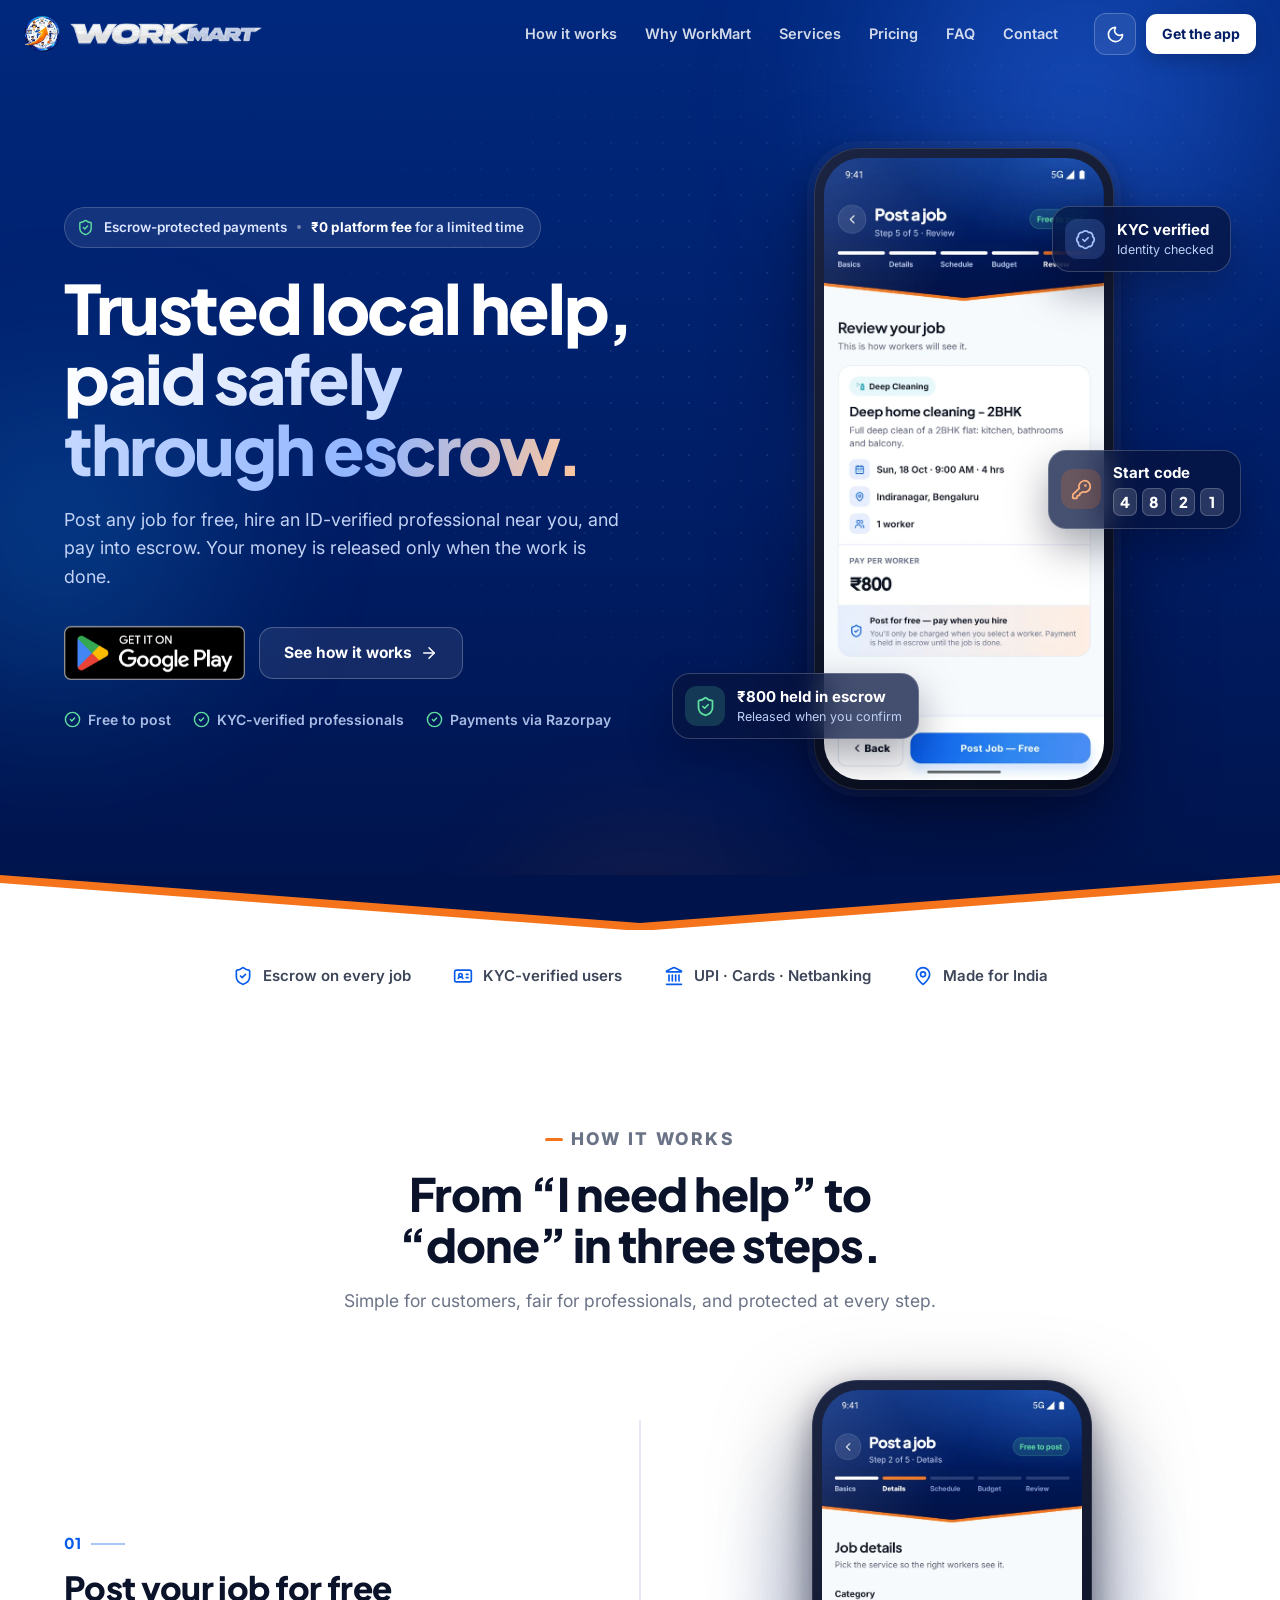
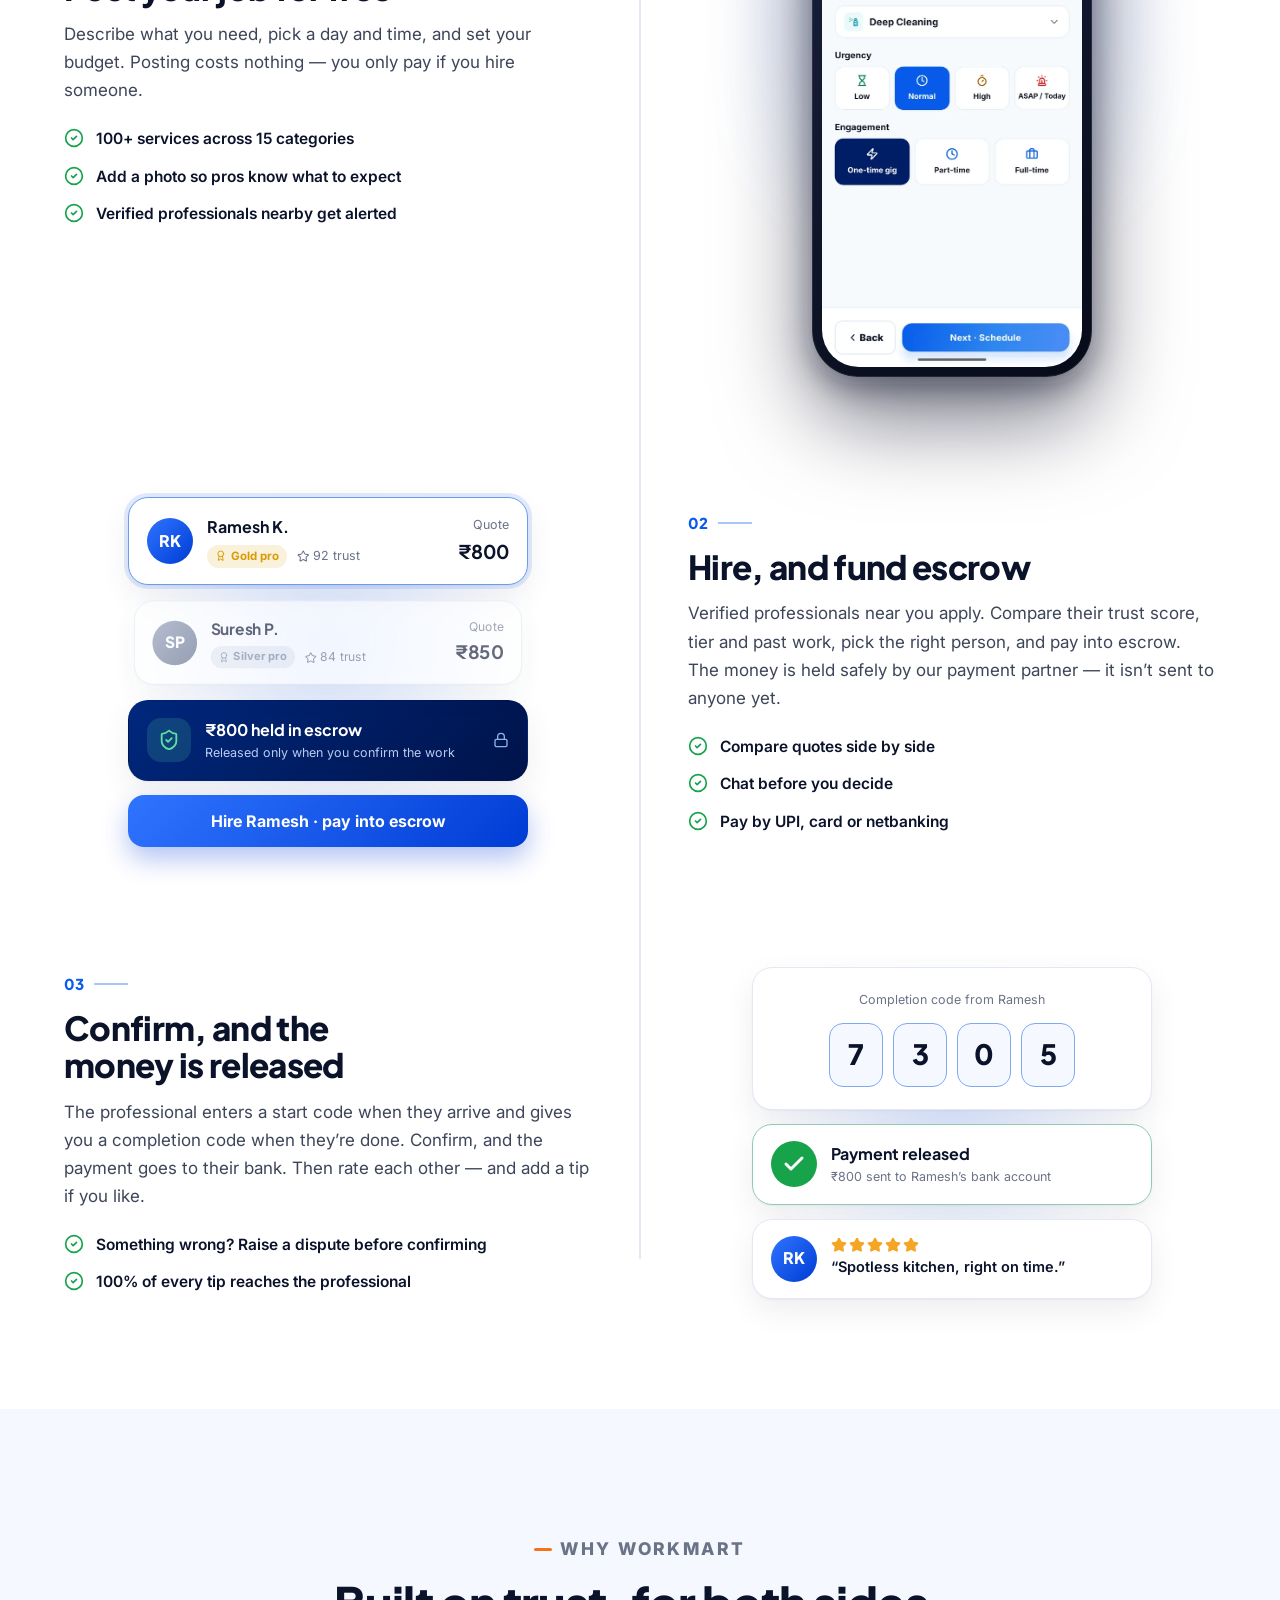
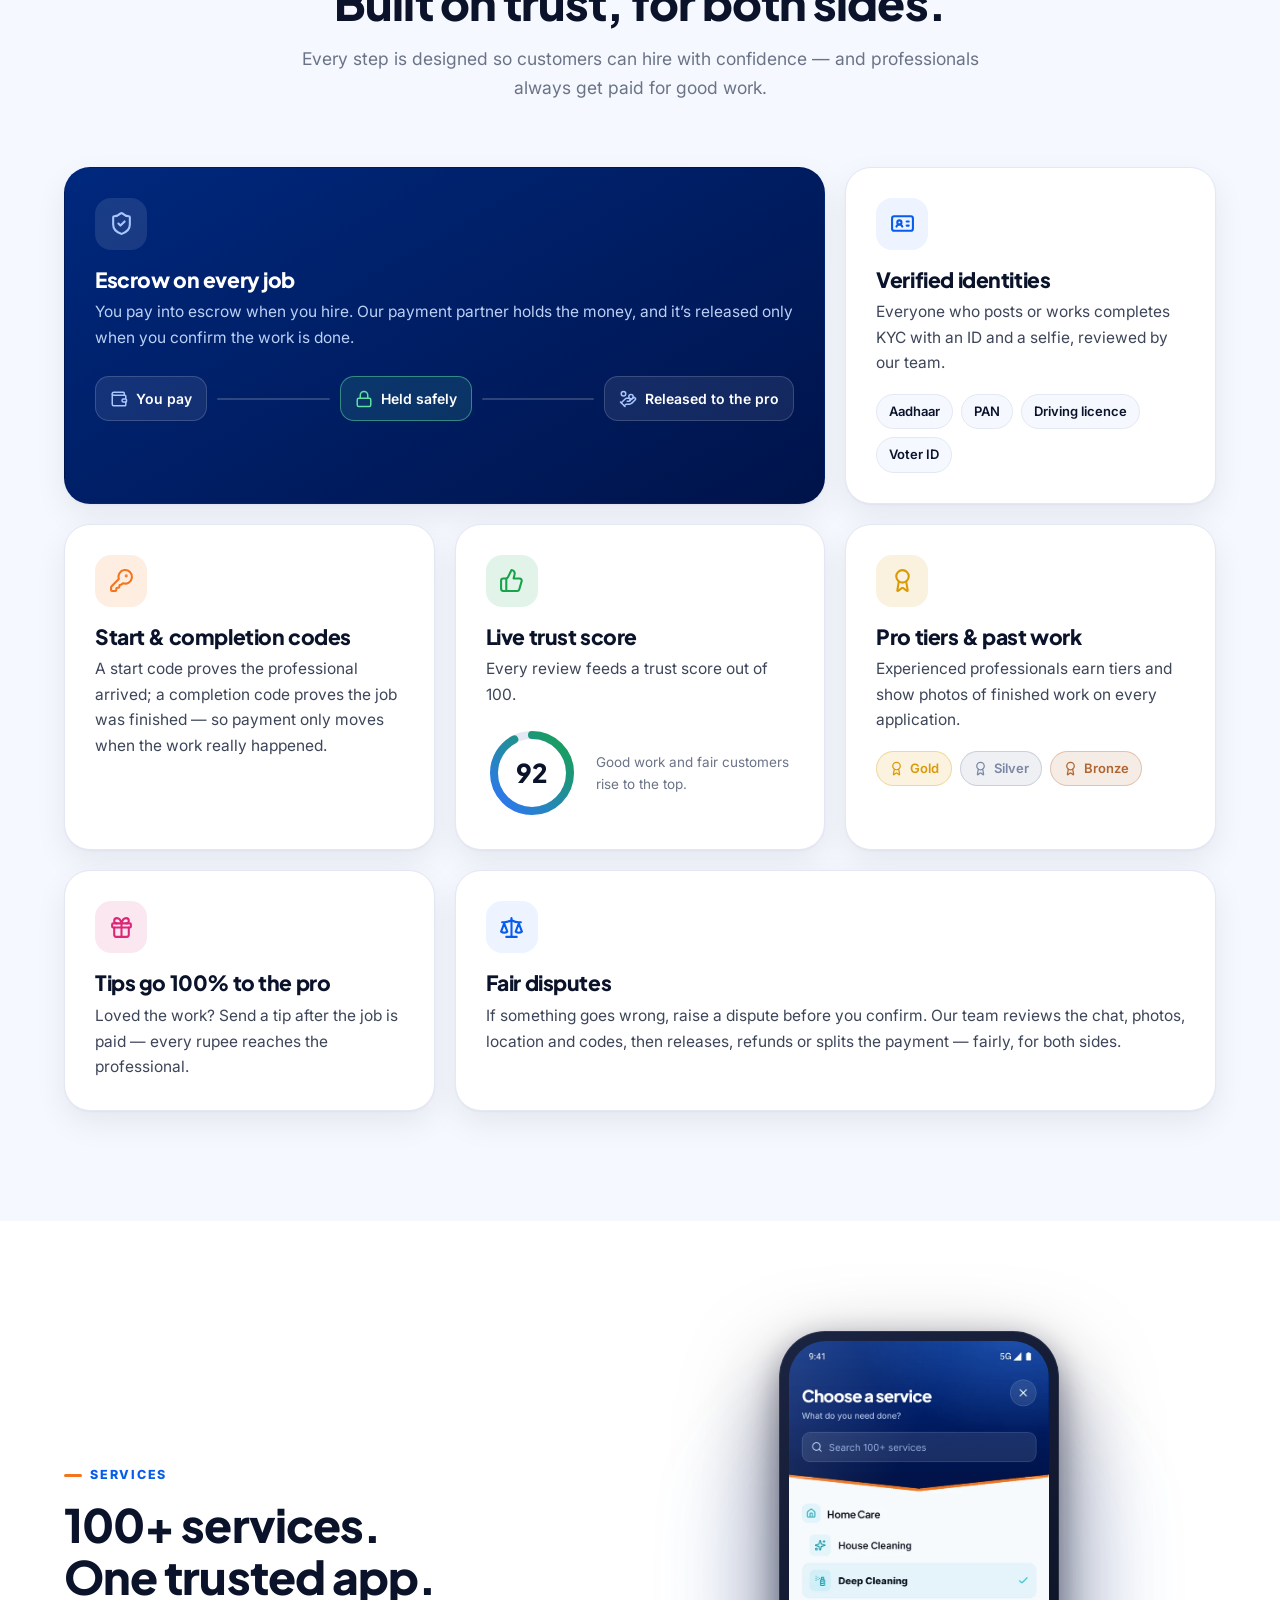
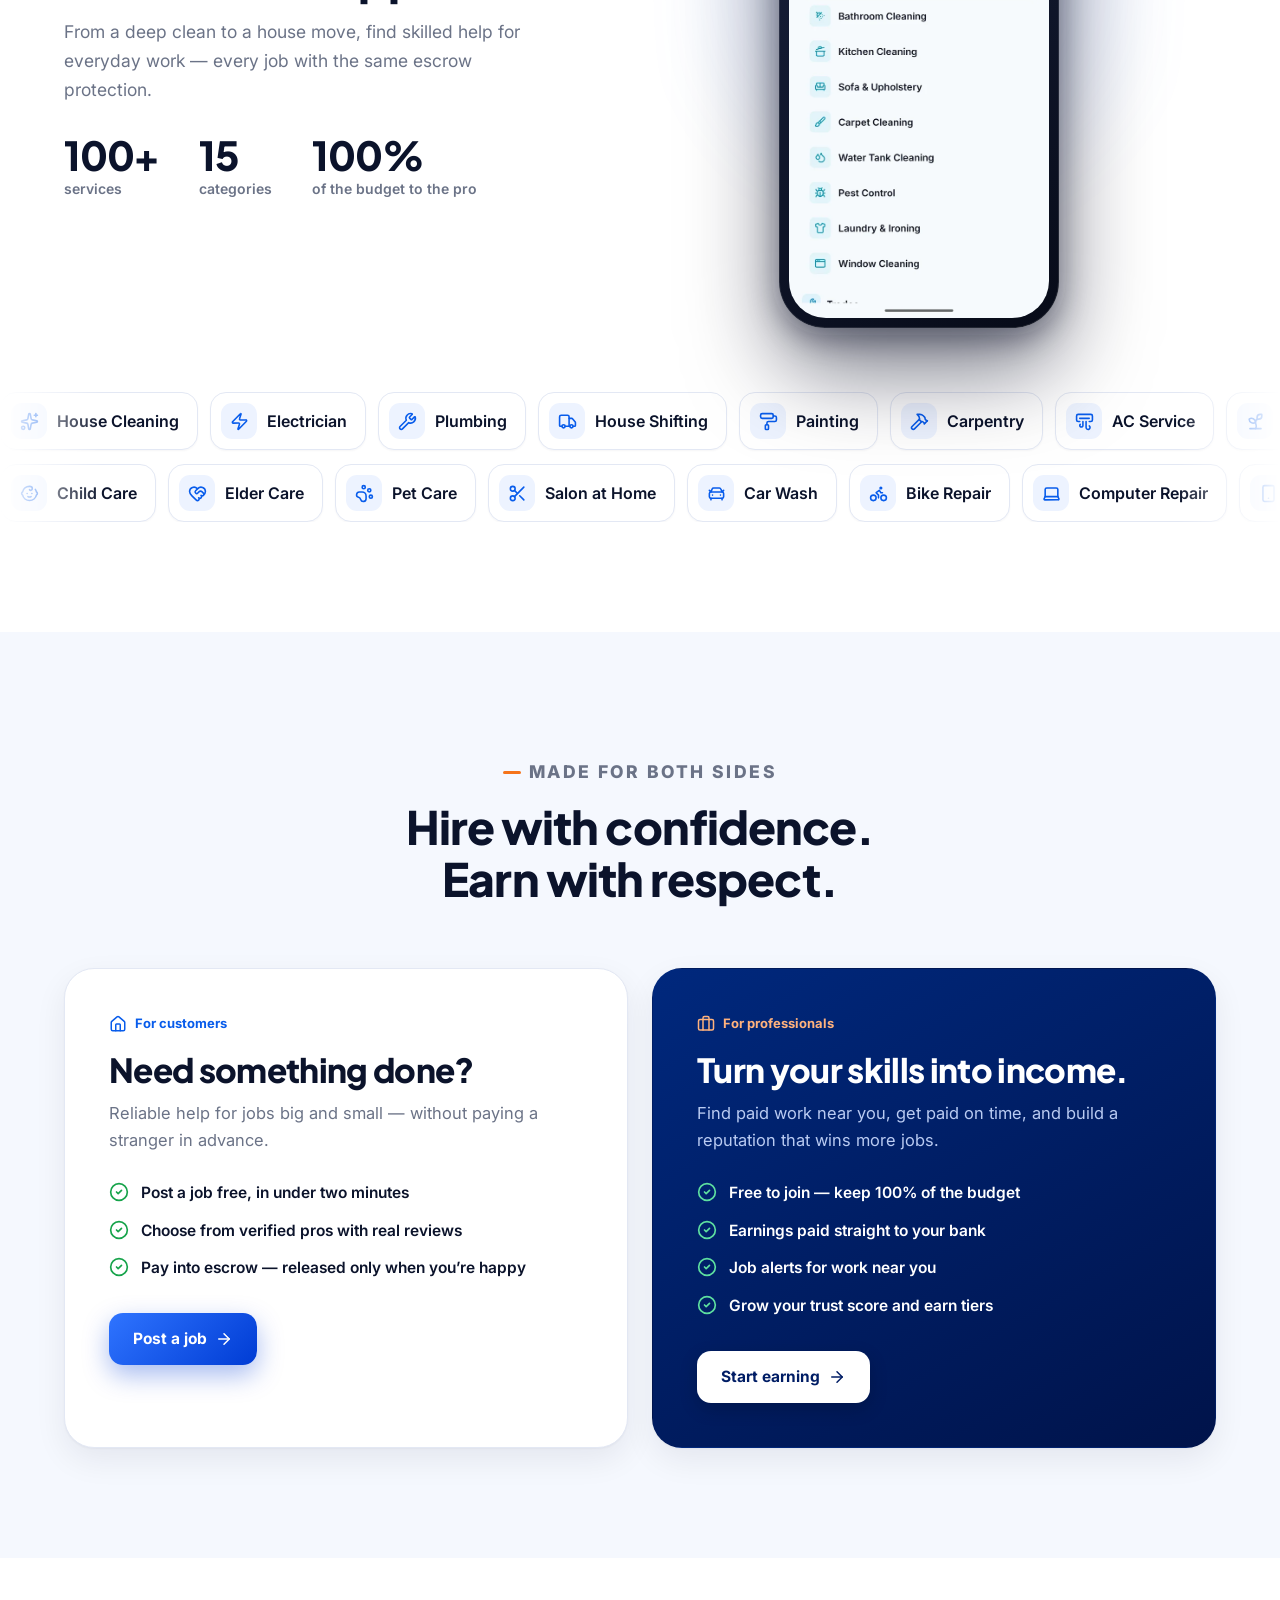
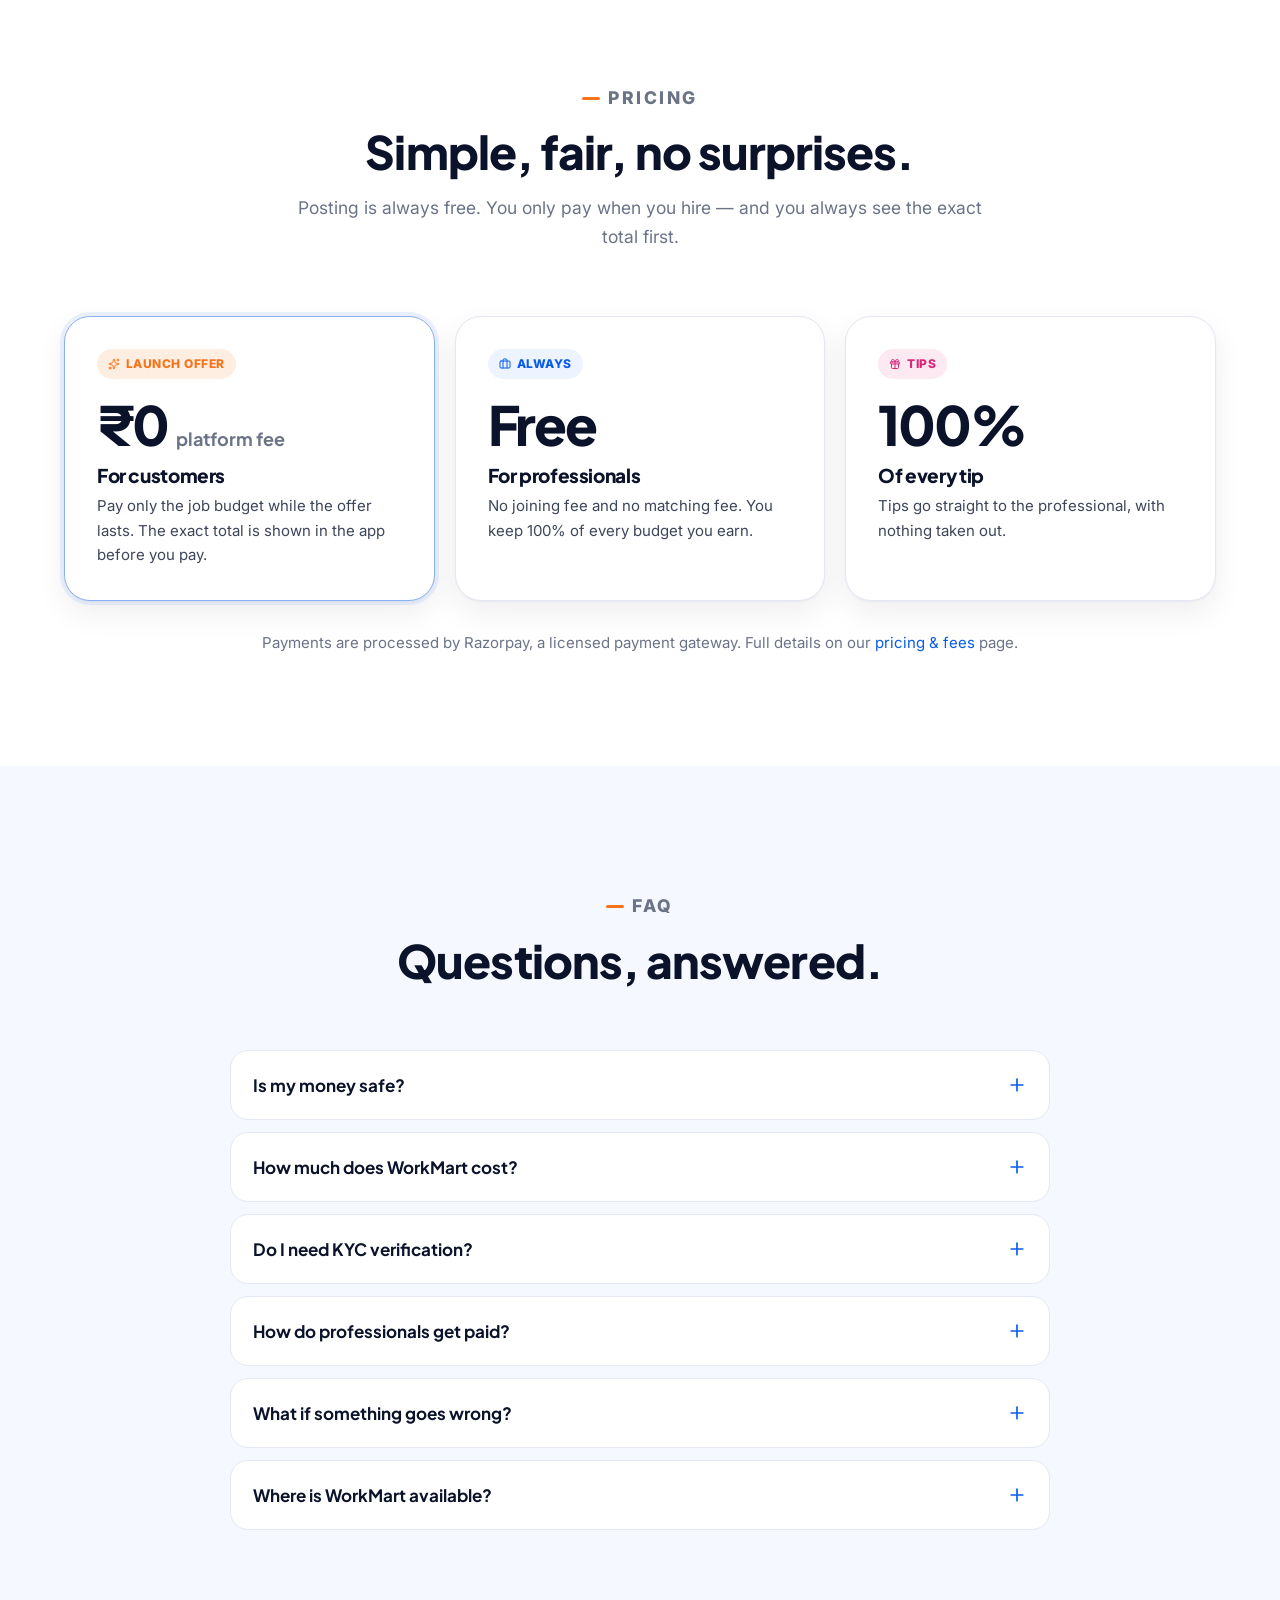
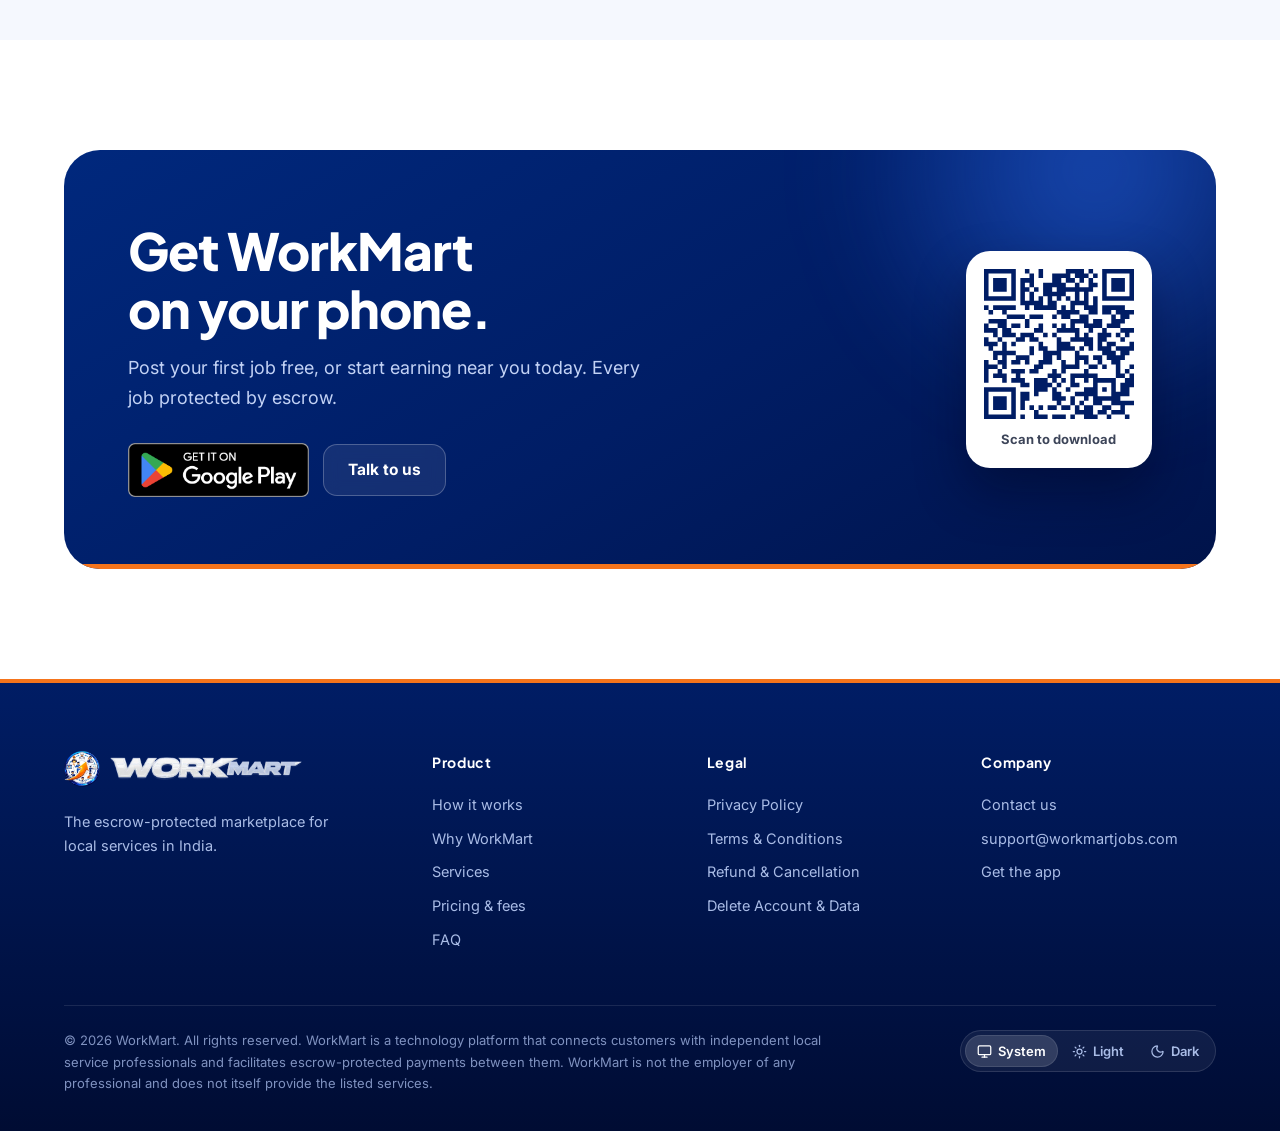
<file: index.html>
<!doctype html>
<html lang="en">
<head>
  <meta charset="utf-8" />
  <meta name="viewport" content="width=device-width, initial-scale=1, viewport-fit=cover" />
  <title>WorkMart — Trusted local help, paid safely through escrow</title>
  <meta name="description" content="Post any job for free, hire an ID-verified local professional, and pay into escrow. Your money is released only when the work is done. Cleaning, repairs, house shifting, painting and 100+ services across India." />
  <meta name="theme-color" content="#001d65" />
  <link rel="canonical" href="https://workmartjobs.com/" />
  <link rel="icon" type="image/png" href="assets/favicon.png" />
  <link rel="apple-touch-icon" href="assets/img/emblem.png" />
  <meta property="og:type" content="website" />
  <meta property="og:site_name" content="WorkMart" />
  <meta property="og:title" content="WorkMart — Trusted local help, paid safely through escrow" />
  <meta property="og:description" content="Post free. Hire verified local pros. Pay into escrow — released only when the work is done." />
  <meta property="og:url" content="https://workmartjobs.com/" />
  <meta property="og:image" content="https://workmartjobs.com/assets/img/og-image.jpg" />
  <meta property="og:image:width" content="1200" />
  <meta property="og:image:height" content="630" />
  <meta name="twitter:card" content="summary_large_image" />
  <meta name="twitter:image" content="https://workmartjobs.com/assets/img/og-image.jpg" />
  <script type="application/ld+json">
  {"@context":"https://schema.org","@type":"MobileApplication","name":"WorkMart: Local Jobs & Work","operatingSystem":"Android","applicationCategory":"BusinessApplication","url":"https://workmartjobs.com/","installUrl":"https://play.google.com/store/apps/details?id=com.workmart.app","offers":{"@type":"Offer","price":"0","priceCurrency":"INR"},"description":"Escrow-protected marketplace for local services in India."}
  </script>
  <link rel="preconnect" href="https://fonts.googleapis.com" />
  <link rel="preconnect" href="https://fonts.gstatic.com" crossorigin />
  <link href="https://fonts.googleapis.com/css2?family=Inter:wght@400;500;600;700&family=Plus+Jakarta+Sans:wght@700;800&display=swap" rel="stylesheet" />
  <link rel="stylesheet" href="styles.css" />
  <script>(function(d){d.classList.add('js');var t;try{t=localStorage.getItem('wm-theme')}catch(e){}if(t!=='light'&&t!=='dark')t=matchMedia('(prefers-color-scheme: dark)').matches?'dark':'light';d.setAttribute('data-theme',t)})(document.documentElement)</script>
  <script>(function(l){l.rel='preload';l.as='image';l.href='assets/img/screen-review-'+document.documentElement.getAttribute('data-theme')+'.webp';document.head.appendChild(l)})(document.createElement('link'))</script>
  <script src="site.js" defer></script>
</head>
<body>
  <!-- SITE-HEADER:START -->
  <header class="nav">
    <div class="nav-inner">
      <a class="brand" href="index.html" aria-label="WorkMart home">
        <img class="emblem" src="assets/img/emblem.webp" alt="" width="36" height="36" />
        <img class="wordmark wm-silver" src="assets/img/wordmark-silver.webp" alt="WorkMart" width="192" height="23" />
        <img class="wordmark wm-blue" src="assets/img/wordmark-blue.webp" alt="" aria-hidden="true" width="192" height="23" />
      </a>
      <nav class="nav-links" aria-label="Main">
        <a href="index.html#how">How it works</a>
        <a href="index.html#trust">Why WorkMart</a>
        <a href="index.html#services">Services</a>
        <a href="pricing.html">Pricing</a>
        <a href="index.html#faq">FAQ</a>
        <a href="contact.html">Contact</a>
      </nav>
      <div class="nav-cta">
        <button class="theme-toggle" type="button" aria-label="Switch to dark theme" title="Switch to dark theme"><svg class="i ic-moon"><use href="assets/icons.svg#i-moon"></use></svg><svg class="i ic-sun"><use href="assets/icons.svg#i-sun"></use></svg></button>
        <a class="btn btn-sm btn-light" href="https://play.google.com/store/apps/details?id=com.workmart.app">Get the app</a>
        <button class="nav-toggle" type="button" aria-label="Menu" aria-expanded="false" aria-controls="mnav"><svg class="i"><use href="assets/icons.svg#i-menu"></use></svg></button>
      </div>
    </div>
  </header>
  <div class="mnav" id="mnav" hidden>
    <a href="index.html#how">How it works</a>
    <a href="index.html#trust">Why WorkMart</a>
    <a href="index.html#services">Services</a>
    <a href="pricing.html">Pricing</a>
    <a href="index.html#faq">FAQ</a>
    <a href="contact.html">Contact</a>
    <div class="mnav-small"><a href="privacy.html">Privacy Policy</a><a href="terms.html">Terms &amp; Conditions</a><a href="refunds.html">Refunds</a></div>
    <a class="play-badge" href="https://play.google.com/store/apps/details?id=com.workmart.app"><img src="assets/img/google-play-badge.png" alt="Get it on Google Play" width="180" height="54" /></a>
  </div>
  <!-- SITE-HEADER:END -->

  <main>
    <!-- ── Hero ─────────────────────────────────────────────────────────── -->
    <section class="hero" id="top">
      <div class="hero-bg" aria-hidden="true">
        <span class="aurora a1"></span><span class="aurora a2"></span><span class="aurora a3"></span>
        <span class="grid-dots"></span>
      </div>
      <div class="wrap hero-grid">
        <div class="hero-copy">
          <p class="pill" data-in style="--d:0"><svg class="i"><use href="assets/icons.svg#i-shield-check"></use></svg>Escrow-protected payments<span class="pill-sep"></span><span><b>₹0 platform fee</b> for a limited time</span></p>
          <h1 data-in style="--d:1">Trusted local help,<br /><span class="grad">paid safely through escrow.</span></h1>
          <p class="lead" data-in style="--d:2">Post any job for free, hire an ID-verified professional near you, and pay into escrow. Your money is released only when the work is done.</p>
          <div class="cta-row" data-in style="--d:3">
            <a class="play-badge" href="https://play.google.com/store/apps/details?id=com.workmart.app"><img src="assets/img/google-play-badge.png" alt="Get it on Google Play" width="180" height="54" /></a>
            <a class="btn btn-glass" href="#how">See how it works <svg class="i"><use href="assets/icons.svg#i-arrow-right"></use></svg></a>
          </div>
          <ul class="hero-proof" data-in style="--d:4">
            <li><svg class="i"><use href="assets/icons.svg#i-circle-check"></use></svg>Free to post</li>
            <li><svg class="i"><use href="assets/icons.svg#i-circle-check"></use></svg>KYC-verified professionals</li>
            <li><svg class="i"><use href="assets/icons.svg#i-circle-check"></use></svg>Payments via Razorpay</li>
          </ul>
        </div>

        <div class="hero-visual" data-in style="--d:2" aria-hidden="true">
          <span class="hero-glow"></span>
          <div class="device" data-depth="1">
            <picture>
              <source srcset="assets/img/screen-review-dark.webp" media="(prefers-color-scheme: dark)" data-dark />
              <img src="assets/img/screen-review-light.webp" alt="" width="300" height="667" fetchpriority="high" />
            </picture>
          </div>
          <div class="float-card fc-kyc" data-depth="1.8">
            <span class="fc-ico blue"><svg class="i"><use href="assets/icons.svg#i-badge-check"></use></svg></span>
            <span><b>KYC verified</b><small>Identity checked</small></span>
          </div>
          <div class="float-card fc-escrow" data-depth="2.4">
            <span class="fc-ico green"><svg class="i"><use href="assets/icons.svg#i-shield-check"></use></svg></span>
            <span><b>₹800 held in escrow</b><small>Released when you confirm</small></span>
          </div>
          <div class="float-card fc-code" data-depth="3">
            <span class="fc-ico orange"><svg class="i"><use href="assets/icons.svg#i-key-round"></use></svg></span>
            <span><b>Start code</b><span class="digits"><span>4</span><span>8</span><span>2</span><span>1</span></span></span>
          </div>
        </div>
      </div>
      <svg class="chevron" viewBox="0 0 100 56" preserveAspectRatio="none" aria-hidden="true">
        <polygon class="page" points="0,0 100,0 100,56 0,56" />
        <polygon class="bev" points="0,0 100,0 100,8 50,56 0,8" />
        <polygon class="nav-fill" points="0,0 100,0 50,48" />
      </svg>
    </section>

    <!-- ── Proof strip ──────────────────────────────────────────────────── -->
    <div class="strip" data-reveal>
      <div class="wrap">
        <ul>
          <li><svg class="i"><use href="assets/icons.svg#i-shield-check"></use></svg>Escrow on every job</li>
          <li><svg class="i"><use href="assets/icons.svg#i-id-card"></use></svg>KYC-verified users</li>
          <li><svg class="i"><use href="assets/icons.svg#i-landmark"></use></svg>UPI · Cards · Netbanking</li>
          <li><svg class="i"><use href="assets/icons.svg#i-map-pin"></use></svg>Made for India</li>
        </ul>
      </div>
    </div>

    <!-- ── How it works ─────────────────────────────────────────────────── -->
    <section class="section" id="how">
      <div class="wrap">
        <header class="sec-head" data-reveal>
          <p class="eyebrow">How it works</p>
          <h2>From “I need help” to “done” in three steps.</h2>
          <p>Simple for customers, fair for professionals, and protected at every step.</p>
        </header>

        <div class="steps">
          <div class="steps-line" aria-hidden="true"><i></i></div>

          <article class="step">
            <div class="step-copy" data-reveal>
              <span class="step-n">01</span>
              <h3>Post your job for free</h3>
              <p>Describe what you need, pick a day and time, and set your budget. Posting costs nothing — you only pay if you hire someone.</p>
              <ul class="ticks">
                <li><svg class="i"><use href="assets/icons.svg#i-circle-check"></use></svg>100+ services across 15 categories</li>
                <li><svg class="i"><use href="assets/icons.svg#i-circle-check"></use></svg>Add a photo so pros know what to expect</li>
                <li><svg class="i"><use href="assets/icons.svg#i-circle-check"></use></svg>Verified professionals nearby get alerted</li>
              </ul>
            </div>
            <div class="step-visual" data-reveal>
              <div class="device sm">
                <picture>
                  <source srcset="assets/img/screen-details-dark.webp" media="(prefers-color-scheme: dark)" data-dark />
                  <img src="assets/img/screen-details-light.webp" alt="WorkMart app: choosing the service, urgency and type of job" width="280" height="622" loading="lazy" />
                </picture>
              </div>
            </div>
          </article>

          <article class="step flip">
            <div class="step-copy" data-reveal>
              <span class="step-n">02</span>
              <h3>Hire, and fund escrow</h3>
              <p>Verified professionals near you apply. Compare their trust score, tier and past work, pick the right person, and pay into escrow. The money is held safely by our payment partner — it isn’t sent to anyone yet.</p>
              <ul class="ticks">
                <li><svg class="i"><use href="assets/icons.svg#i-circle-check"></use></svg>Compare quotes side by side</li>
                <li><svg class="i"><use href="assets/icons.svg#i-circle-check"></use></svg>Chat before you decide</li>
                <li><svg class="i"><use href="assets/icons.svg#i-circle-check"></use></svg>Pay by UPI, card or netbanking</li>
              </ul>
            </div>
            <div class="step-visual" data-reveal aria-hidden="true">
              <div class="ui-stack">
                <div class="ui-card picked">
                  <span class="avatar">RK</span>
                  <span class="who"><b>Ramesh K.</b>
                    <span class="meta"><span class="tier gold"><svg class="i"><use href="assets/icons.svg#i-award"></use></svg>Gold pro</span><span><svg class="i"><use href="assets/icons.svg#i-star"></use></svg>92 trust</span></span>
                  </span>
                  <span class="ask"><small>Quote</small><b>₹800</b></span>
                </div>
                <div class="ui-card dim">
                  <span class="avatar alt">SP</span>
                  <span class="who"><b>Suresh P.</b>
                    <span class="meta"><span class="tier silver"><svg class="i"><use href="assets/icons.svg#i-award"></use></svg>Silver pro</span><span><svg class="i"><use href="assets/icons.svg#i-star"></use></svg>84 trust</span></span>
                  </span>
                  <span class="ask"><small>Quote</small><b>₹850</b></span>
                </div>
                <div class="ui-card escrow">
                  <span class="ico-round green"><svg class="i"><use href="assets/icons.svg#i-shield-check"></use></svg></span>
                  <span><b>₹800 held in escrow</b><small>Released only when you confirm the work</small></span>
                  <svg class="i lock"><use href="assets/icons.svg#i-lock"></use></svg>
                </div>
                <div class="ui-btn">Hire Ramesh · pay into escrow</div>
              </div>
            </div>
          </article>

          <article class="step">
            <div class="step-copy" data-reveal>
              <span class="step-n">03</span>
              <h3>Confirm, and the money is released</h3>
              <p>The professional enters a start code when they arrive and gives you a completion code when they’re done. Confirm, and the payment goes to their bank. Then rate each other — and add a tip if you like.</p>
              <ul class="ticks">
                <li><svg class="i"><use href="assets/icons.svg#i-circle-check"></use></svg>Something wrong? Raise a dispute before confirming</li>
                <li><svg class="i"><use href="assets/icons.svg#i-circle-check"></use></svg>100% of every tip reaches the professional</li>
              </ul>
            </div>
            <div class="step-visual" data-reveal aria-hidden="true">
              <div class="ui-stack">
                <div class="ui-card code-card">
                  <small>Completion code from Ramesh</small>
                  <div class="code-boxes"><span>7</span><span>3</span><span>0</span><span>5</span></div>
                </div>
                <div class="ui-card released">
                  <span class="tick"><svg class="i"><use href="assets/icons.svg#i-check"></use></svg></span>
                  <span><b>Payment released</b><small>₹800 sent to Ramesh’s bank account</small></span>
                </div>
                <div class="ui-card">
                  <span class="avatar">RK</span>
                  <span class="who">
                    <span class="stars"><svg class="i"><use href="assets/icons.svg#i-star"></use></svg><svg class="i"><use href="assets/icons.svg#i-star"></use></svg><svg class="i"><use href="assets/icons.svg#i-star"></use></svg><svg class="i"><use href="assets/icons.svg#i-star"></use></svg><svg class="i"><use href="assets/icons.svg#i-star"></use></svg></span>
                    <span class="review-q">“Spotless kitchen, right on time.”</span>
                  </span>
                </div>
              </div>
            </div>
          </article>
        </div>
      </div>
    </section>

    <!-- ── Why WorkMart ─────────────────────────────────────────────────── -->
    <section class="section soft" id="trust">
      <div class="wrap">
        <header class="sec-head" data-reveal>
          <p class="eyebrow">Why WorkMart</p>
          <h2>Built on trust, for both sides.</h2>
          <p>Every step is designed so customers can hire with confidence — and professionals always get paid for good work.</p>
        </header>
        <svg width="0" height="0" style="position:absolute" aria-hidden="true"><defs><linearGradient id="ringGrad" x1="0" y1="0" x2="1" y2="1"><stop offset="0" stop-color="#2f74ff" /><stop offset="1" stop-color="#16a34a" /></linearGradient></defs></svg>
        <div class="bento">
          <div class="tile wide navy" data-reveal>
            <span class="t-ico"><svg class="i"><use href="assets/icons.svg#i-shield-check"></use></svg></span>
            <h3>Escrow on every job</h3>
            <p>You pay into escrow when you hire. Our payment partner holds the money, and it’s released only when you confirm the work is done.</p>
            <div class="flow" aria-hidden="true">
              <span class="flow-node"><svg class="i"><use href="assets/icons.svg#i-wallet"></use></svg>You pay</span>
              <span class="flow-line"></span>
              <span class="flow-node held"><svg class="i"><use href="assets/icons.svg#i-lock"></use></svg>Held safely</span>
              <span class="flow-line"></span>
              <span class="flow-node"><svg class="i"><use href="assets/icons.svg#i-hand-coins"></use></svg>Released to the pro</span>
            </div>
          </div>
          <div class="tile" data-reveal>
            <span class="t-ico"><svg class="i"><use href="assets/icons.svg#i-id-card"></use></svg></span>
            <h3>Verified identities</h3>
            <p>Everyone who posts or works completes KYC with an ID and a selfie, reviewed by our team.</p>
            <div class="chips"><span class="chip">Aadhaar</span><span class="chip">PAN</span><span class="chip">Driving licence</span><span class="chip">Voter ID</span></div>
          </div>
          <div class="tile" data-reveal>
            <span class="t-ico orange"><svg class="i"><use href="assets/icons.svg#i-key-round"></use></svg></span>
            <h3>Start &amp; completion codes</h3>
            <p>A start code proves the professional arrived; a completion code proves the job was finished — so payment only moves when the work really happened.</p>
          </div>
          <div class="tile" data-reveal>
            <span class="t-ico green"><svg class="i"><use href="assets/icons.svg#i-thumbs-up"></use></svg></span>
            <h3>Live trust score</h3>
            <p>Every review feeds a trust score out of 100.</p>
            <div class="ring-wrap">
              <div class="ring"><svg viewBox="0 0 92 92"><circle class="track" cx="46" cy="46" r="38" /><circle class="arc" cx="46" cy="46" r="38" /></svg><b>92</b></div>
              <small>Good work and fair customers rise to the top.</small>
            </div>
          </div>
          <div class="tile" data-reveal>
            <span class="t-ico gold"><svg class="i"><use href="assets/icons.svg#i-award"></use></svg></span>
            <h3>Pro tiers &amp; past work</h3>
            <p>Experienced professionals earn tiers and show photos of finished work on every application.</p>
            <div class="chips"><span class="chip gold"><svg class="i"><use href="assets/icons.svg#i-award"></use></svg>Gold</span><span class="chip silver"><svg class="i"><use href="assets/icons.svg#i-award"></use></svg>Silver</span><span class="chip bronze"><svg class="i"><use href="assets/icons.svg#i-award"></use></svg>Bronze</span></div>
          </div>
          <div class="tile" data-reveal>
            <span class="t-ico pink"><svg class="i"><use href="assets/icons.svg#i-gift"></use></svg></span>
            <h3>Tips go 100% to the pro</h3>
            <p>Loved the work? Send a tip after the job is paid — every rupee reaches the professional.</p>
          </div>
          <div class="tile wide" data-reveal>
            <span class="t-ico"><svg class="i"><use href="assets/icons.svg#i-scale"></use></svg></span>
            <h3>Fair disputes</h3>
            <p>If something goes wrong, raise a dispute before you confirm. Our team reviews the chat, photos, location and codes, then releases, refunds or splits the payment — fairly, for both sides.</p>
          </div>
        </div>
      </div>
    </section>

    <!-- ── Services ─────────────────────────────────────────────────────── -->
    <section class="section" id="services">
      <div class="wrap">
        <div class="services-grid">
          <div data-reveal>
            <p class="eyebrow">Services</p>
            <h2>100+ services.<br />One trusted app.</h2>
            <p class="lead">From a deep clean to a house move, find skilled help for everyday work — every job with the same escrow protection.</p>
            <div class="stat-row">
              <div class="stat"><b>100+</b><span>services</span></div>
              <div class="stat"><b>15</b><span>categories</span></div>
              <div class="stat"><b>100%</b><span>of the budget to the pro</span></div>
            </div>
          </div>
          <div class="step-visual" data-reveal>
            <div class="device sm">
              <picture>
                <source srcset="assets/img/screen-services-dark.webp" media="(prefers-color-scheme: dark)" data-dark />
                <img src="assets/img/screen-services-light.webp" alt="WorkMart app: choosing from home care services" width="280" height="622" loading="lazy" />
              </picture>
            </div>
          </div>
        </div>
      </div>
      <div class="marquee" aria-label="Popular services">
        <div class="marquee-row">
          <span class="svc"><span><svg class="i"><use href="assets/icons.svg#i-sparkles"></use></svg></span>House Cleaning</span><span class="svc"><span><svg class="i"><use href="assets/icons.svg#i-zap"></use></svg></span>Electrician</span><span class="svc"><span><svg class="i"><use href="assets/icons.svg#i-wrench"></use></svg></span>Plumbing</span><span class="svc"><span><svg class="i"><use href="assets/icons.svg#i-truck"></use></svg></span>House Shifting</span><span class="svc"><span><svg class="i"><use href="assets/icons.svg#i-paint-roller"></use></svg></span>Painting</span><span class="svc"><span><svg class="i"><use href="assets/icons.svg#i-hammer"></use></svg></span>Carpentry</span><span class="svc"><span><svg class="i"><use href="assets/icons.svg#i-air-vent"></use></svg></span>AC Service</span><span class="svc"><span><svg class="i"><use href="assets/icons.svg#i-sprout"></use></svg></span>Gardening</span><span class="svc"><span><svg class="i"><use href="assets/icons.svg#i-chef-hat"></use></svg></span>Home Cooking</span><span class="svc"><span><svg class="i"><use href="assets/icons.svg#i-spray-can"></use></svg></span>Deep Cleaning</span><span class="svc"><span><svg class="i"><use href="assets/icons.svg#i-droplets"></use></svg></span>Water Tank Cleaning</span><span class="svc"><span><svg class="i"><use href="assets/icons.svg#i-refrigerator"></use></svg></span>Fridge Repair</span><span class="svc"><span><svg class="i"><use href="assets/icons.svg#i-washing-machine"></use></svg></span>Washing Machine Repair</span><span class="svc" aria-hidden="true"><span><svg class="i"><use href="assets/icons.svg#i-sparkles"></use></svg></span>House Cleaning</span><span class="svc" aria-hidden="true"><span><svg class="i"><use href="assets/icons.svg#i-zap"></use></svg></span>Electrician</span><span class="svc" aria-hidden="true"><span><svg class="i"><use href="assets/icons.svg#i-wrench"></use></svg></span>Plumbing</span><span class="svc" aria-hidden="true"><span><svg class="i"><use href="assets/icons.svg#i-truck"></use></svg></span>House Shifting</span><span class="svc" aria-hidden="true"><span><svg class="i"><use href="assets/icons.svg#i-paint-roller"></use></svg></span>Painting</span><span class="svc" aria-hidden="true"><span><svg class="i"><use href="assets/icons.svg#i-hammer"></use></svg></span>Carpentry</span><span class="svc" aria-hidden="true"><span><svg class="i"><use href="assets/icons.svg#i-air-vent"></use></svg></span>AC Service</span><span class="svc" aria-hidden="true"><span><svg class="i"><use href="assets/icons.svg#i-sprout"></use></svg></span>Gardening</span><span class="svc" aria-hidden="true"><span><svg class="i"><use href="assets/icons.svg#i-chef-hat"></use></svg></span>Home Cooking</span><span class="svc" aria-hidden="true"><span><svg class="i"><use href="assets/icons.svg#i-spray-can"></use></svg></span>Deep Cleaning</span><span class="svc" aria-hidden="true"><span><svg class="i"><use href="assets/icons.svg#i-droplets"></use></svg></span>Water Tank Cleaning</span><span class="svc" aria-hidden="true"><span><svg class="i"><use href="assets/icons.svg#i-refrigerator"></use></svg></span>Fridge Repair</span><span class="svc" aria-hidden="true"><span><svg class="i"><use href="assets/icons.svg#i-washing-machine"></use></svg></span>Washing Machine Repair</span>
        </div>
        <div class="marquee-row rev">
          <span class="svc"><span><svg class="i"><use href="assets/icons.svg#i-baby"></use></svg></span>Child Care</span><span class="svc"><span><svg class="i"><use href="assets/icons.svg#i-heart-handshake"></use></svg></span>Elder Care</span><span class="svc"><span><svg class="i"><use href="assets/icons.svg#i-paw-print"></use></svg></span>Pet Care</span><span class="svc"><span><svg class="i"><use href="assets/icons.svg#i-scissors"></use></svg></span>Salon at Home</span><span class="svc"><span><svg class="i"><use href="assets/icons.svg#i-car-front"></use></svg></span>Car Wash</span><span class="svc"><span><svg class="i"><use href="assets/icons.svg#i-bike"></use></svg></span>Bike Repair</span><span class="svc"><span><svg class="i"><use href="assets/icons.svg#i-laptop"></use></svg></span>Computer Repair</span><span class="svc"><span><svg class="i"><use href="assets/icons.svg#i-smartphone"></use></svg></span>Mobile Repair</span><span class="svc"><span><svg class="i"><use href="assets/icons.svg#i-camera"></use></svg></span>Photography</span><span class="svc"><span><svg class="i"><use href="assets/icons.svg#i-package"></use></svg></span>Delivery</span><span class="svc"><span><svg class="i"><use href="assets/icons.svg#i-book-open"></use></svg></span>Home Tutor</span><span class="svc"><span><svg class="i"><use href="assets/icons.svg#i-shield"></use></svg></span>Security Guard</span><span class="svc"><span><svg class="i"><use href="assets/icons.svg#i-tv"></use></svg></span>TV Repair</span><span class="svc" aria-hidden="true"><span><svg class="i"><use href="assets/icons.svg#i-baby"></use></svg></span>Child Care</span><span class="svc" aria-hidden="true"><span><svg class="i"><use href="assets/icons.svg#i-heart-handshake"></use></svg></span>Elder Care</span><span class="svc" aria-hidden="true"><span><svg class="i"><use href="assets/icons.svg#i-paw-print"></use></svg></span>Pet Care</span><span class="svc" aria-hidden="true"><span><svg class="i"><use href="assets/icons.svg#i-scissors"></use></svg></span>Salon at Home</span><span class="svc" aria-hidden="true"><span><svg class="i"><use href="assets/icons.svg#i-car-front"></use></svg></span>Car Wash</span><span class="svc" aria-hidden="true"><span><svg class="i"><use href="assets/icons.svg#i-bike"></use></svg></span>Bike Repair</span><span class="svc" aria-hidden="true"><span><svg class="i"><use href="assets/icons.svg#i-laptop"></use></svg></span>Computer Repair</span><span class="svc" aria-hidden="true"><span><svg class="i"><use href="assets/icons.svg#i-smartphone"></use></svg></span>Mobile Repair</span><span class="svc" aria-hidden="true"><span><svg class="i"><use href="assets/icons.svg#i-camera"></use></svg></span>Photography</span><span class="svc" aria-hidden="true"><span><svg class="i"><use href="assets/icons.svg#i-package"></use></svg></span>Delivery</span><span class="svc" aria-hidden="true"><span><svg class="i"><use href="assets/icons.svg#i-book-open"></use></svg></span>Home Tutor</span><span class="svc" aria-hidden="true"><span><svg class="i"><use href="assets/icons.svg#i-shield"></use></svg></span>Security Guard</span><span class="svc" aria-hidden="true"><span><svg class="i"><use href="assets/icons.svg#i-tv"></use></svg></span>TV Repair</span>
        </div>
      </div>
    </section>

    <!-- ── For customers / for professionals ───────────────────────────── -->
    <section class="section soft" id="who">
      <div class="wrap">
        <header class="sec-head" data-reveal>
          <p class="eyebrow">Made for both sides</p>
          <h2>Hire with confidence. Earn with respect.</h2>
        </header>
        <div class="split">
          <div class="aud" data-reveal>
            <span class="tag"><svg class="i"><use href="assets/icons.svg#i-house"></use></svg>For customers</span>
            <h3>Need something done?</h3>
            <p>Reliable help for jobs big and small — without paying a stranger in advance.</p>
            <ul class="ticks">
              <li><svg class="i"><use href="assets/icons.svg#i-circle-check"></use></svg>Post a job free, in under two minutes</li>
              <li><svg class="i"><use href="assets/icons.svg#i-circle-check"></use></svg>Choose from verified pros with real reviews</li>
              <li><svg class="i"><use href="assets/icons.svg#i-circle-check"></use></svg>Pay into escrow — released only when you’re happy</li>
            </ul>
            <a class="btn btn-primary" href="https://play.google.com/store/apps/details?id=com.workmart.app">Post a job <svg class="i"><use href="assets/icons.svg#i-arrow-right"></use></svg></a>
          </div>
          <div class="aud navy" data-reveal>
            <span class="tag"><svg class="i"><use href="assets/icons.svg#i-briefcase"></use></svg>For professionals</span>
            <h3>Turn your skills into income.</h3>
            <p>Find paid work near you, get paid on time, and build a reputation that wins more jobs.</p>
            <ul class="ticks">
              <li><svg class="i"><use href="assets/icons.svg#i-circle-check"></use></svg>Free to join — keep 100% of the budget</li>
              <li><svg class="i"><use href="assets/icons.svg#i-circle-check"></use></svg>Earnings paid straight to your bank</li>
              <li><svg class="i"><use href="assets/icons.svg#i-circle-check"></use></svg>Job alerts for work near you</li>
              <li><svg class="i"><use href="assets/icons.svg#i-circle-check"></use></svg>Grow your trust score and earn tiers</li>
            </ul>
            <a class="btn btn-light" href="https://play.google.com/store/apps/details?id=com.workmart.app">Start earning <svg class="i"><use href="assets/icons.svg#i-arrow-right"></use></svg></a>
          </div>
        </div>
      </div>
    </section>

    <!-- ── Pricing ──────────────────────────────────────────────────────── -->
    <section class="section" id="pricing">
      <div class="wrap">
        <header class="sec-head" data-reveal>
          <p class="eyebrow">Pricing</p>
          <h2>Simple, fair, no surprises.</h2>
          <p>Posting is always free. You only pay when you hire — and you always see the exact total first.</p>
        </header>
        <div class="price-grid">
          <div class="price feature" data-reveal>
            <span class="badge-offer"><svg class="i"><use href="assets/icons.svg#i-sparkles"></use></svg>Launch offer</span>
            <div class="big">₹0 <small>platform fee</small></div>
            <h3>For customers</h3>
            <p>Pay only the job budget while the offer lasts. The exact total is shown in the app before you pay.</p>
          </div>
          <div class="price" data-reveal>
            <span class="badge-offer" style="background:var(--tint);color:var(--blue)"><svg class="i"><use href="assets/icons.svg#i-briefcase"></use></svg>Always</span>
            <div class="big">Free</div>
            <h3>For professionals</h3>
            <p>No joining fee and no matching fee. You keep 100% of every budget you earn.</p>
          </div>
          <div class="price" data-reveal>
            <span class="badge-offer" style="background:rgba(219,39,119,.1);color:#db2777"><svg class="i"><use href="assets/icons.svg#i-gift"></use></svg>Tips</span>
            <div class="big">100%</div>
            <h3>Of every tip</h3>
            <p>Tips go straight to the professional, with nothing taken out.</p>
          </div>
        </div>
        <p class="price-note" data-reveal>Payments are processed by Razorpay, a licensed payment gateway. Full details on our <a href="pricing.html">pricing &amp; fees</a> page.</p>
      </div>
    </section>

    <!-- ── FAQ ──────────────────────────────────────────────────────────── -->
    <section class="section soft" id="faq">
      <div class="wrap">
        <header class="sec-head" data-reveal>
          <p class="eyebrow">FAQ</p>
          <h2>Questions, answered.</h2>
        </header>
        <div class="faq" data-reveal>
          <details>
            <summary>Is my money safe?<svg class="i"><use href="assets/icons.svg#i-plus"></use></svg></summary>
            <div class="ans">Yes. When you hire, you pay into escrow through Razorpay — the money doesn’t go to the professional yet. It’s released only after they give you the completion code and you confirm the work. If the job doesn’t happen, you’re refunded under our <a href="refunds.html">refund policy</a>.</div>
          </details>
          <details>
            <summary>How much does WorkMart cost?<svg class="i"><use href="assets/icons.svg#i-plus"></use></svg></summary>
            <div class="ans">Posting a job is free, and right now the platform fee is ₹0 too — you pay only the job budget, and only when you hire. Professionals join free and keep 100% of the budget and tips. See <a href="pricing.html">pricing &amp; fees</a>.</div>
          </details>
          <details>
            <summary>Do I need KYC verification?<svg class="i"><use href="assets/icons.svg#i-plus"></use></svg></summary>
            <div class="ans">Yes — to post jobs or to earn. Upload an ID document and a selfie in the app; our team usually reviews it within 24 hours. It’s how both sides know the other person is real.</div>
          </details>
          <details>
            <summary>How do professionals get paid?<svg class="i"><use href="assets/icons.svg#i-plus"></use></svg></summary>
            <div class="ans">Once the customer confirms the work, the payment is released to the professional’s verified bank account, along with any tip. Bank details are verified once, when you set up payouts.</div>
          </details>
          <details>
            <summary>What if something goes wrong?<svg class="i"><use href="assets/icons.svg#i-plus"></use></svg></summary>
            <div class="ans">Raise a dispute in the app <strong>before</strong> confirming the work. Our team reviews the chat, photos, location and codes, and decides fairly — release, refund or split. Once you confirm, the payment is final.</div>
          </details>
          <details>
            <summary>Where is WorkMart available?<svg class="i"><use href="assets/icons.svg#i-plus"></use></svg></summary>
            <div class="ans">Anywhere in India. How many jobs you’ll see depends on your area — turn on job alerts in the app and we’ll tell you the moment work is posted near you.</div>
          </details>
        </div>
      </div>
    </section>

    <!-- ── Get the app ──────────────────────────────────────────────────── -->
    <section class="section" id="download" style="padding-bottom:0">
      <div class="wrap">
        <div class="final" data-reveal>
          <div>
            <h2>Get WorkMart on your phone.</h2>
            <p>Post your first job free, or start earning near you today. Every job protected by escrow.</p>
            <div class="cta-row">
              <a class="play-badge" href="https://play.google.com/store/apps/details?id=com.workmart.app"><img src="assets/img/google-play-badge.png" alt="Get it on Google Play" width="180" height="54" /></a>
              <a class="btn btn-glass" href="contact.html">Talk to us</a>
            </div>
          </div>
          <div class="qr">
            <img src="assets/img/qr-play.svg" alt="QR code to download WorkMart on Google Play" width="150" height="150" loading="lazy" />
            <small>Scan to download</small>
          </div>
        </div>
      </div>
    </section>
  </main>

  <!-- SITE-FOOTER:START -->
  <footer class="site">
    <div class="wrap">
      <div class="foot">
        <div>
          <a class="brand" href="index.html" aria-label="WorkMart home">
            <img class="emblem" src="assets/img/emblem.webp" alt="" width="36" height="36" />
            <img class="wordmark wm-silver" src="assets/img/wordmark-silver.webp" alt="WorkMart" width="192" height="23" />
          </a>
          <p>The escrow-protected marketplace for local services in India.</p>
        </div>
        <div>
          <h4>Product</h4>
          <a href="index.html#how">How it works</a>
          <a href="index.html#trust">Why WorkMart</a>
          <a href="index.html#services">Services</a>
          <a href="pricing.html">Pricing &amp; fees</a>
          <a href="index.html#faq">FAQ</a>
        </div>
        <div>
          <h4>Legal</h4>
          <a href="privacy.html">Privacy Policy</a>
          <a href="terms.html">Terms &amp; Conditions</a>
          <a href="refunds.html">Refund &amp; Cancellation</a>
          <a href="delete-account.html">Delete Account &amp; Data</a>
        </div>
        <div>
          <h4>Company</h4>
          <a href="contact.html">Contact us</a>
          <a href="mailto:support@workmartjobs.com">support@workmartjobs.com</a>
          <a href="https://play.google.com/store/apps/details?id=com.workmart.app">Get the app</a>
        </div>
      </div>
      <div class="legalline">
        <p>© <span data-year>2026</span> WorkMart. All rights reserved. WorkMart is a technology platform that connects customers with independent local service professionals and facilitates escrow-protected payments between them. WorkMart is not the employer of any professional and does not itself provide the listed services.</p>
        <div class="theme-pick" role="group" aria-label="Theme">
          <button type="button" data-theme-set="system" aria-pressed="true"><svg class="i"><use href="assets/icons.svg#i-monitor"></use></svg>System</button>
          <button type="button" data-theme-set="light" aria-pressed="false"><svg class="i"><use href="assets/icons.svg#i-sun"></use></svg>Light</button>
          <button type="button" data-theme-set="dark" aria-pressed="false"><svg class="i"><use href="assets/icons.svg#i-moon"></use></svg>Dark</button>
        </div>
      </div>
    </div>
  </footer>
  <!-- SITE-FOOTER:END -->
</body>
</html>
</file>
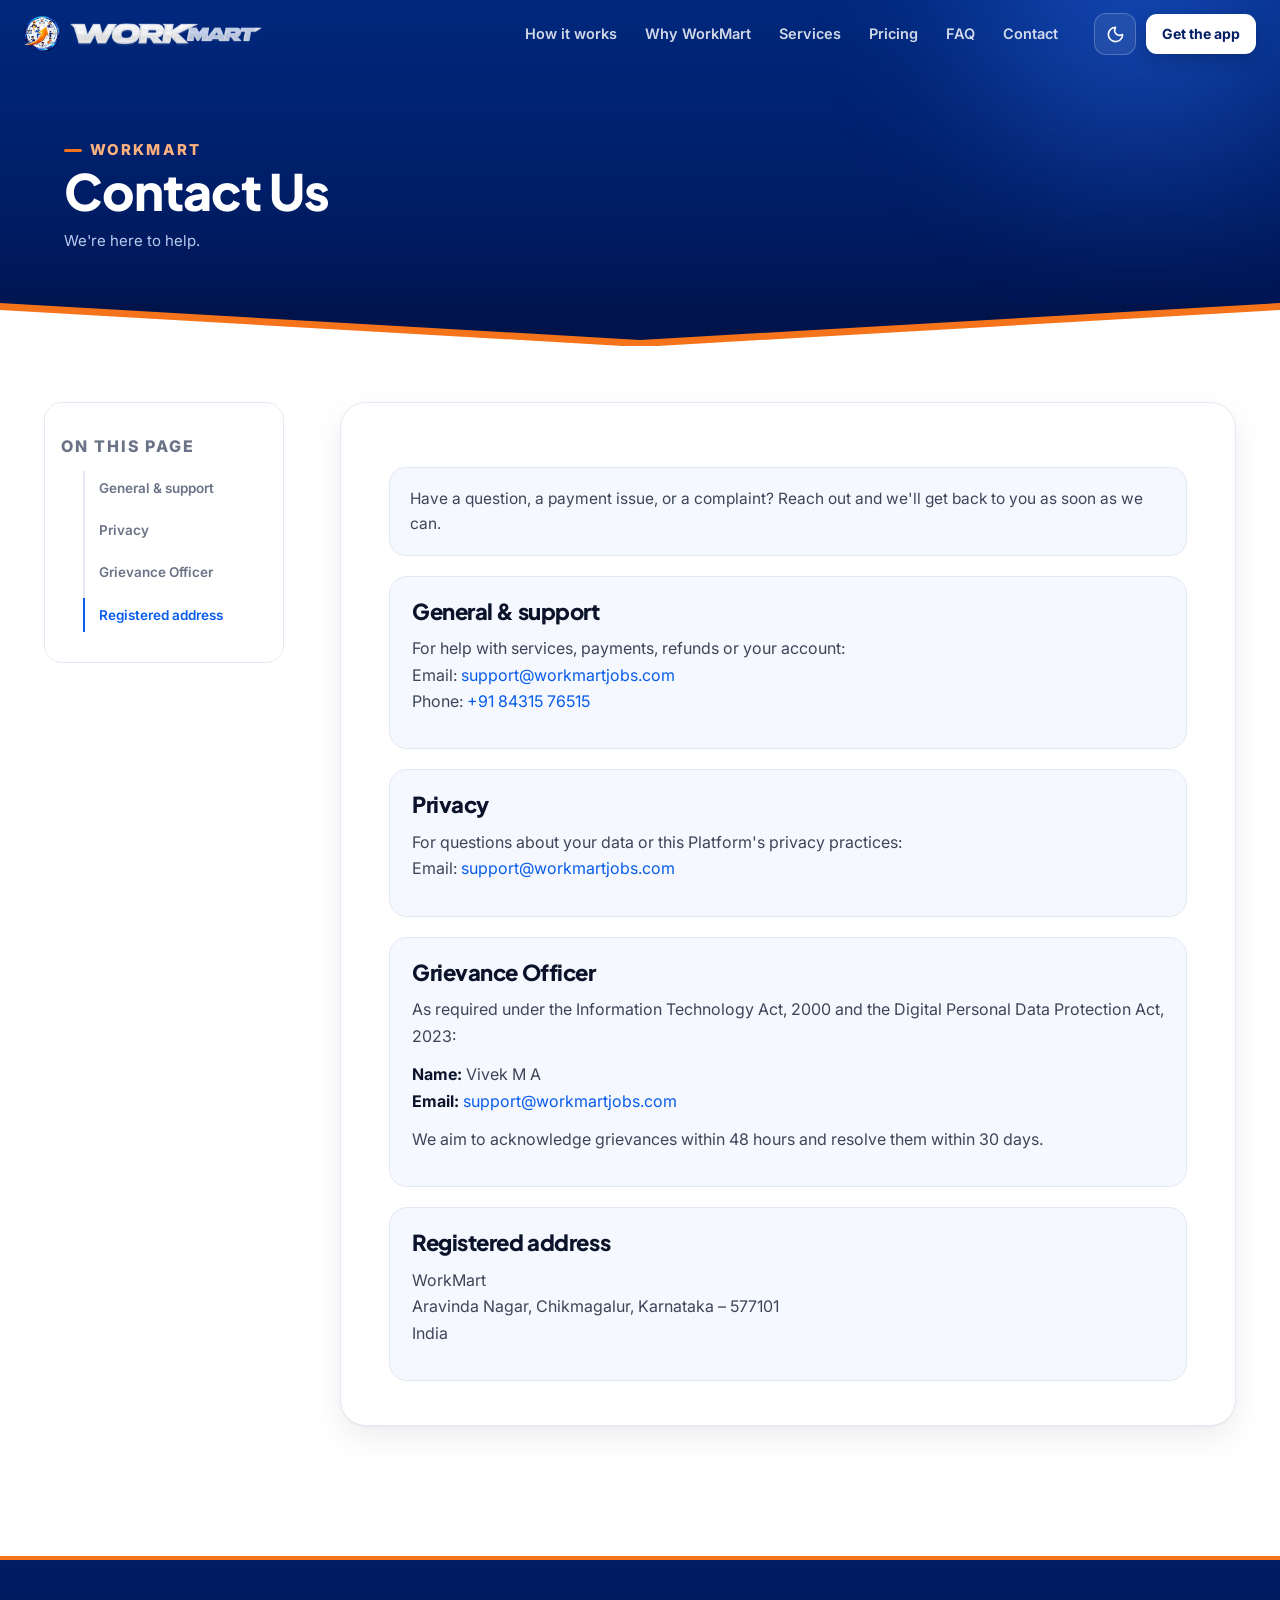
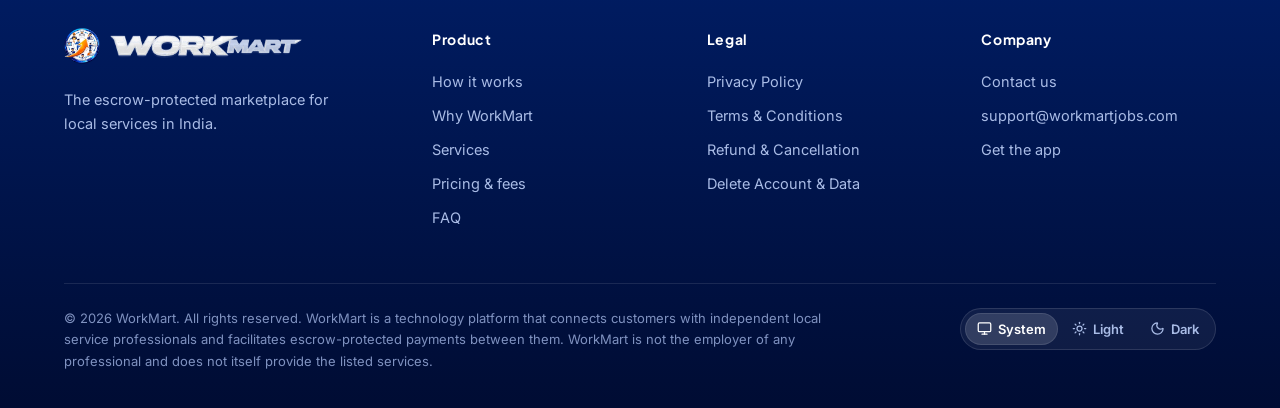
<file: contact.html>
<!doctype html>
<html lang="en">
<head>
  <meta charset="utf-8" />
  <meta name="viewport" content="width=device-width, initial-scale=1" />
  <title>Contact Us — WorkMart</title>
  <meta name="description" content="Get in touch with WorkMart support and our Grievance Officer." />
  <link rel="stylesheet" href="styles.css" />
  <link rel="preconnect" href="https://fonts.googleapis.com" />
  <link rel="preconnect" href="https://fonts.gstatic.com" crossorigin />
  <link href="https://fonts.googleapis.com/css2?family=Inter:wght@400;500;600;700&family=Plus+Jakarta+Sans:wght@700;800&display=swap" rel="stylesheet" />
  <meta name="theme-color" content="#001d65" />
  <link rel="icon" type="image/png" href="assets/favicon.png" />
  <link rel="canonical" href="https://workmartjobs.com/contact.html" />
  <meta property="og:type" content="website" />
  <meta property="og:site_name" content="WorkMart" />
  <meta property="og:title" content="Contact Us — WorkMart" />
  <meta property="og:url" content="https://workmartjobs.com/contact.html" />
  <meta name="twitter:card" content="summary" />
  <script>(function(d){d.classList.add('js');var t;try{t=localStorage.getItem('wm-theme')}catch(e){}if(t!=='light'&&t!=='dark')t=matchMedia('(prefers-color-scheme: dark)').matches?'dark':'light';d.setAttribute('data-theme',t)})(document.documentElement)</script>
  <script src="site.js" defer></script>
</head>
<body>
  <!-- SITE-HEADER:START -->
  <header class="nav">
    <div class="nav-inner">
      <a class="brand" href="index.html" aria-label="WorkMart home">
        <img class="emblem" src="assets/img/emblem.webp" alt="" width="36" height="36" />
        <img class="wordmark wm-silver" src="assets/img/wordmark-silver.webp" alt="WorkMart" width="192" height="23" />
        <img class="wordmark wm-blue" src="assets/img/wordmark-blue.webp" alt="" aria-hidden="true" width="192" height="23" />
      </a>
      <nav class="nav-links" aria-label="Main">
        <a href="index.html#how">How it works</a>
        <a href="index.html#trust">Why WorkMart</a>
        <a href="index.html#services">Services</a>
        <a href="pricing.html">Pricing</a>
        <a href="index.html#faq">FAQ</a>
        <a href="contact.html">Contact</a>
      </nav>
      <div class="nav-cta">
        <button class="theme-toggle" type="button" aria-label="Switch to dark theme" title="Switch to dark theme"><svg class="i ic-moon"><use href="assets/icons.svg#i-moon"></use></svg><svg class="i ic-sun"><use href="assets/icons.svg#i-sun"></use></svg></button>
        <a class="btn btn-sm btn-light" href="https://play.google.com/store/apps/details?id=com.workmart.app">Get the app</a>
        <button class="nav-toggle" type="button" aria-label="Menu" aria-expanded="false" aria-controls="mnav"><svg class="i"><use href="assets/icons.svg#i-menu"></use></svg></button>
      </div>
    </div>
  </header>
  <div class="mnav" id="mnav" hidden>
    <a href="index.html#how">How it works</a>
    <a href="index.html#trust">Why WorkMart</a>
    <a href="index.html#services">Services</a>
    <a href="pricing.html">Pricing</a>
    <a href="index.html#faq">FAQ</a>
    <a href="contact.html">Contact</a>
    <div class="mnav-small"><a href="privacy.html">Privacy Policy</a><a href="terms.html">Terms &amp; Conditions</a><a href="refunds.html">Refunds</a></div>
    <a class="play-badge" href="https://play.google.com/store/apps/details?id=com.workmart.app"><img src="assets/img/google-play-badge.png" alt="Get it on Google Play" width="180" height="54" /></a>
  </div>
  <!-- SITE-HEADER:END -->

  <section class="page-hero">
    <div class="wrap">
      <p class="eyebrow" style="color:#ffb27d">WorkMart</p>
      <h1>Contact Us</h1>
      <p>We're here to help.</p>
    </div>
    <svg class="chevron" viewBox="0 0 100 44" preserveAspectRatio="none" aria-hidden="true"><polygon class="page" points="0,0 100,0 100,44 0,44" /><polygon class="bev" points="0,0 100,0 100,7 50,44 0,7" /><polygon class="nav-fill" points="0,0 100,0 50,37" /></svg>
  </section>

  <div class="legal">
    <div class="wrap">

      <div class="intro">
        Have a question, a payment issue, or a complaint? Reach out and we'll get back to you as soon as we can.
      </div>

      <div class="contact-box">
        <h2 style="margin-top:0;">General &amp; support</h2>
        <p>For help with services, payments, refunds or your account:<br />
        Email: <a href="mailto:support@workmartjobs.com">support@workmartjobs.com</a><br />
        Phone: <a href="tel:+918431576515">+91 84315 76515</a></p>
      </div>

      <div class="contact-box">
        <h2 style="margin-top:0;">Privacy</h2>
        <p>For questions about your data or this Platform's privacy practices:<br />
        Email: <a href="mailto:support@workmartjobs.com">support@workmartjobs.com</a></p>
      </div>

      <div class="contact-box">
        <h2 style="margin-top:0;">Grievance Officer</h2>
        <p>As required under the Information Technology Act, 2000 and the Digital Personal Data Protection Act, 2023:</p>
        <p><strong>Name:</strong> Vivek M A<br />
        <strong>Email:</strong> <a href="mailto:support@workmartjobs.com">support@workmartjobs.com</a></p>
        <p>We aim to acknowledge grievances within 48 hours and resolve them within 30 days.</p>
      </div>

      <div class="contact-box">
        <h2 style="margin-top:0;">Registered address</h2>
        <p>WorkMart<br />
        Aravinda Nagar, Chikmagalur, Karnataka – 577101<br />
        India</p>
      </div>
    </div>
  </div>

  <!-- SITE-FOOTER:START -->
  <footer class="site">
    <div class="wrap">
      <div class="foot">
        <div>
          <a class="brand" href="index.html" aria-label="WorkMart home">
            <img class="emblem" src="assets/img/emblem.webp" alt="" width="36" height="36" />
            <img class="wordmark wm-silver" src="assets/img/wordmark-silver.webp" alt="WorkMart" width="192" height="23" />
          </a>
          <p>The escrow-protected marketplace for local services in India.</p>
        </div>
        <div>
          <h4>Product</h4>
          <a href="index.html#how">How it works</a>
          <a href="index.html#trust">Why WorkMart</a>
          <a href="index.html#services">Services</a>
          <a href="pricing.html">Pricing &amp; fees</a>
          <a href="index.html#faq">FAQ</a>
        </div>
        <div>
          <h4>Legal</h4>
          <a href="privacy.html">Privacy Policy</a>
          <a href="terms.html">Terms &amp; Conditions</a>
          <a href="refunds.html">Refund &amp; Cancellation</a>
          <a href="delete-account.html">Delete Account &amp; Data</a>
        </div>
        <div>
          <h4>Company</h4>
          <a href="contact.html">Contact us</a>
          <a href="mailto:support@workmartjobs.com">support@workmartjobs.com</a>
          <a href="https://play.google.com/store/apps/details?id=com.workmart.app">Get the app</a>
        </div>
      </div>
      <div class="legalline">
        <p>© <span data-year>2026</span> WorkMart. All rights reserved. WorkMart is a technology platform that connects customers with independent local service professionals and facilitates escrow-protected payments between them. WorkMart is not the employer of any professional and does not itself provide the listed services.</p>
        <div class="theme-pick" role="group" aria-label="Theme">
          <button type="button" data-theme-set="system" aria-pressed="true"><svg class="i"><use href="assets/icons.svg#i-monitor"></use></svg>System</button>
          <button type="button" data-theme-set="light" aria-pressed="false"><svg class="i"><use href="assets/icons.svg#i-sun"></use></svg>Light</button>
          <button type="button" data-theme-set="dark" aria-pressed="false"><svg class="i"><use href="assets/icons.svg#i-moon"></use></svg>Dark</button>
        </div>
      </div>
    </div>
  </footer>
  <!-- SITE-FOOTER:END -->
</body>
</html>
</file>
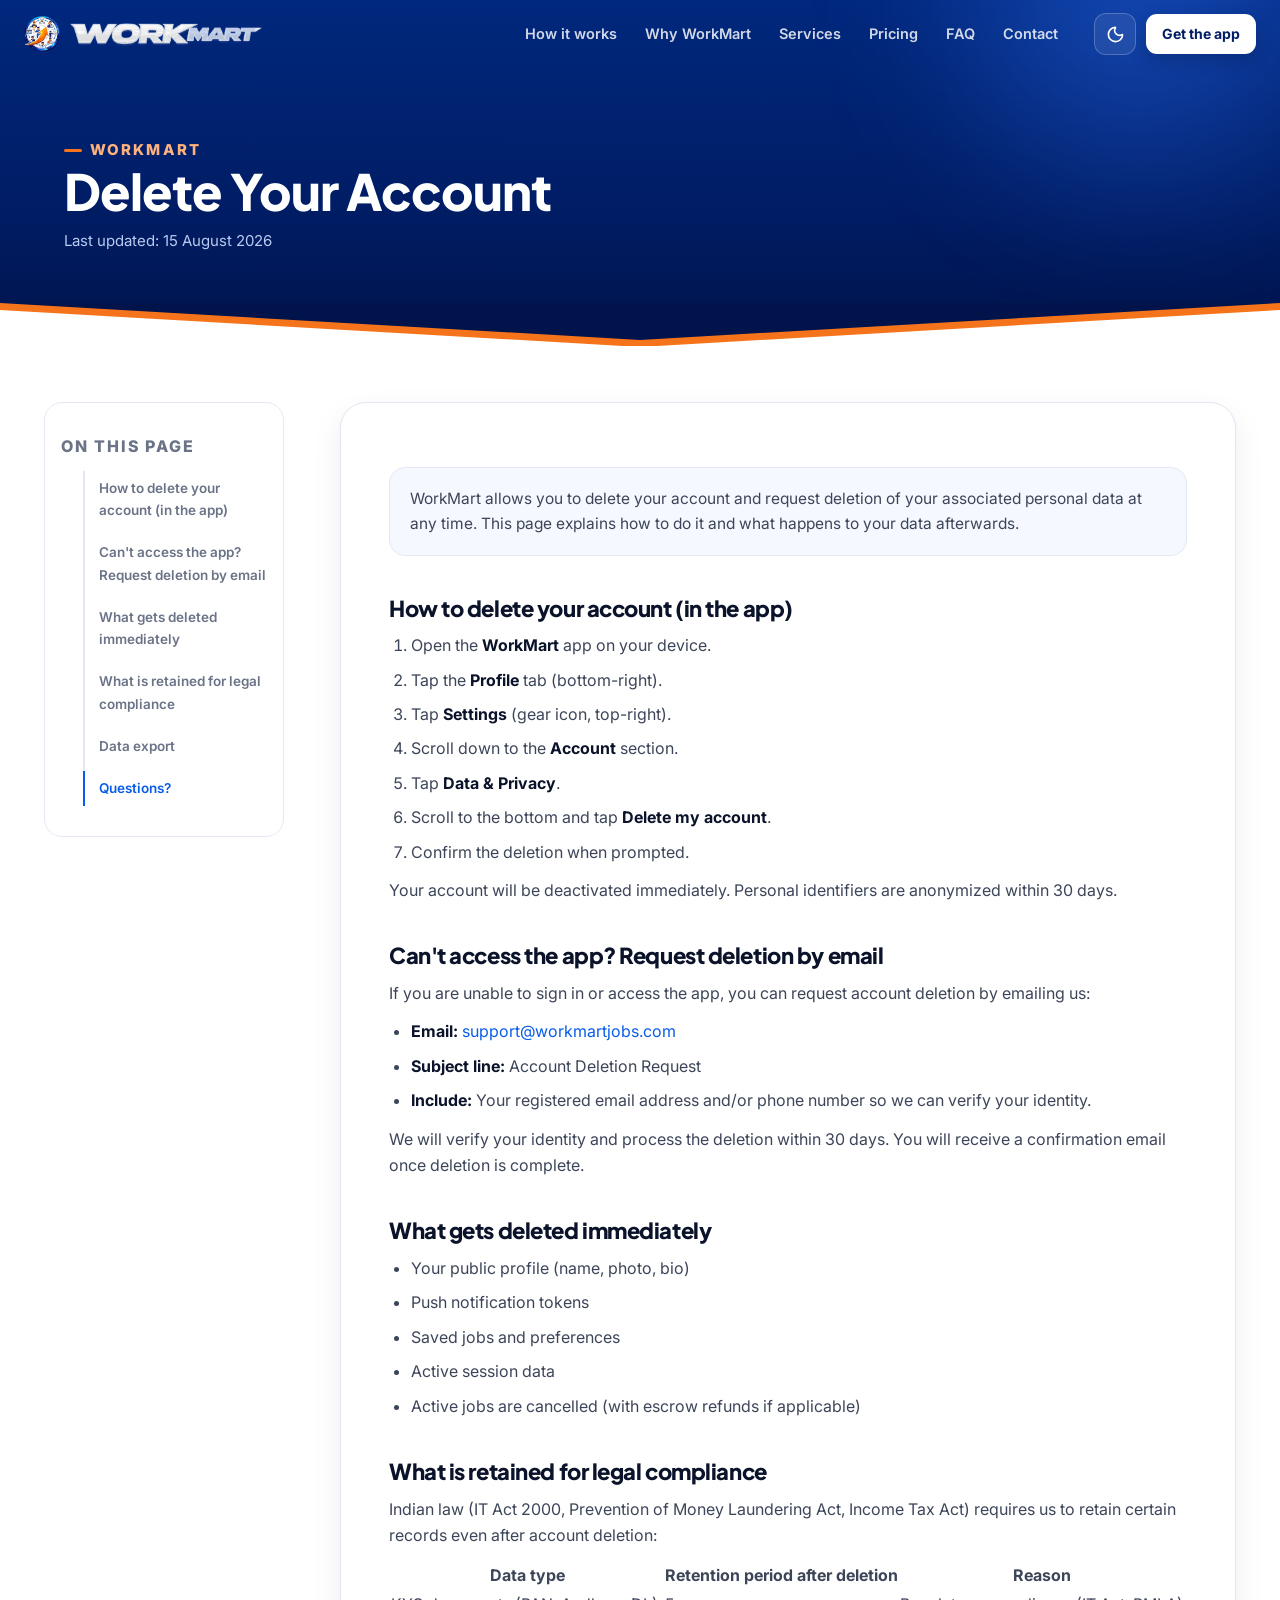
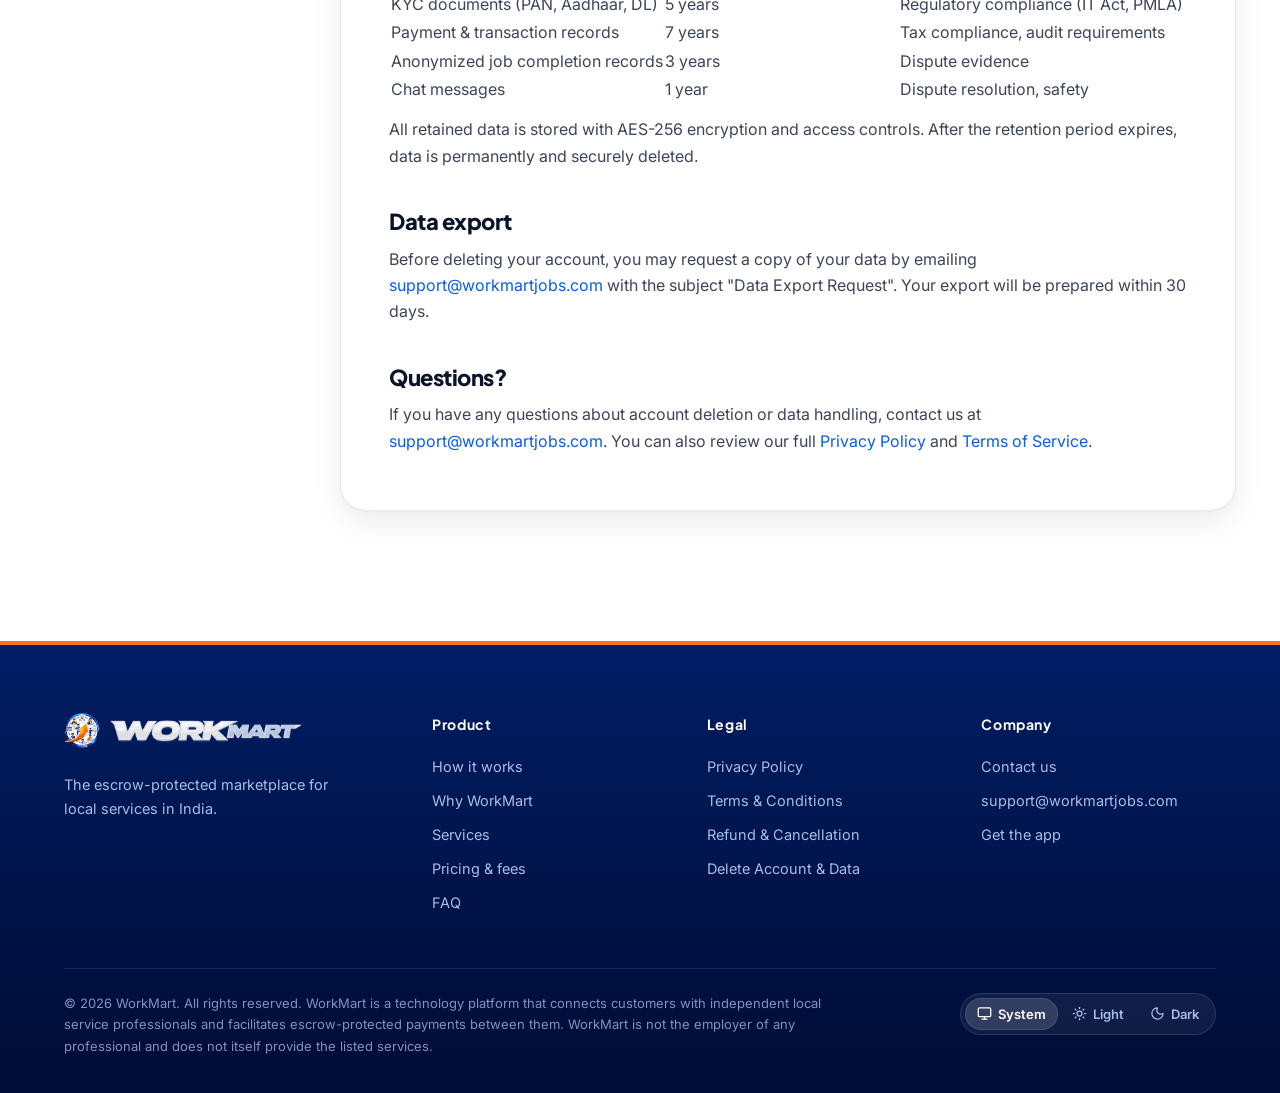
<file: delete-account.html>
<!doctype html>
<html lang="en">
<head>
  <meta charset="utf-8" />
  <meta name="viewport" content="width=device-width, initial-scale=1" />
  <title>Delete Your Account — WorkMart</title>
  <meta name="description" content="How to delete your WorkMart account and request deletion of your associated data." />
  <link rel="stylesheet" href="styles.css" />
  <link rel="preconnect" href="https://fonts.googleapis.com" />
  <link rel="preconnect" href="https://fonts.gstatic.com" crossorigin />
  <link href="https://fonts.googleapis.com/css2?family=Inter:wght@400;500;600;700&family=Plus+Jakarta+Sans:wght@700;800&display=swap" rel="stylesheet" />
  <meta name="theme-color" content="#001d65" />
  <link rel="icon" type="image/png" href="assets/favicon.png" />
  <link rel="canonical" href="https://workmartjobs.com/delete-account.html" />
  <meta property="og:type" content="website" />
  <meta property="og:site_name" content="WorkMart" />
  <meta property="og:title" content="Delete Your Account — WorkMart" />
  <meta property="og:url" content="https://workmartjobs.com/delete-account.html" />
  <meta name="twitter:card" content="summary" />
  <script>(function(d){d.classList.add('js');var t;try{t=localStorage.getItem('wm-theme')}catch(e){}if(t!=='light'&&t!=='dark')t=matchMedia('(prefers-color-scheme: dark)').matches?'dark':'light';d.setAttribute('data-theme',t)})(document.documentElement)</script>
  <script src="site.js" defer></script>
</head>
<body>
  <!-- SITE-HEADER:START -->
  <header class="nav">
    <div class="nav-inner">
      <a class="brand" href="index.html" aria-label="WorkMart home">
        <img class="emblem" src="assets/img/emblem.webp" alt="" width="36" height="36" />
        <img class="wordmark wm-silver" src="assets/img/wordmark-silver.webp" alt="WorkMart" width="192" height="23" />
        <img class="wordmark wm-blue" src="assets/img/wordmark-blue.webp" alt="" aria-hidden="true" width="192" height="23" />
      </a>
      <nav class="nav-links" aria-label="Main">
        <a href="index.html#how">How it works</a>
        <a href="index.html#trust">Why WorkMart</a>
        <a href="index.html#services">Services</a>
        <a href="pricing.html">Pricing</a>
        <a href="index.html#faq">FAQ</a>
        <a href="contact.html">Contact</a>
      </nav>
      <div class="nav-cta">
        <button class="theme-toggle" type="button" aria-label="Switch to dark theme" title="Switch to dark theme"><svg class="i ic-moon"><use href="assets/icons.svg#i-moon"></use></svg><svg class="i ic-sun"><use href="assets/icons.svg#i-sun"></use></svg></button>
        <a class="btn btn-sm btn-light" href="https://play.google.com/store/apps/details?id=com.workmart.app">Get the app</a>
        <button class="nav-toggle" type="button" aria-label="Menu" aria-expanded="false" aria-controls="mnav"><svg class="i"><use href="assets/icons.svg#i-menu"></use></svg></button>
      </div>
    </div>
  </header>
  <div class="mnav" id="mnav" hidden>
    <a href="index.html#how">How it works</a>
    <a href="index.html#trust">Why WorkMart</a>
    <a href="index.html#services">Services</a>
    <a href="pricing.html">Pricing</a>
    <a href="index.html#faq">FAQ</a>
    <a href="contact.html">Contact</a>
    <div class="mnav-small"><a href="privacy.html">Privacy Policy</a><a href="terms.html">Terms &amp; Conditions</a><a href="refunds.html">Refunds</a></div>
    <a class="play-badge" href="https://play.google.com/store/apps/details?id=com.workmart.app"><img src="assets/img/google-play-badge.png" alt="Get it on Google Play" width="180" height="54" /></a>
  </div>
  <!-- SITE-HEADER:END -->

  <section class="page-hero">
    <div class="wrap">
      <p class="eyebrow" style="color:#ffb27d">WorkMart</p>
      <h1>Delete Your Account</h1>
      <p>Last updated: 15 August 2026</p>
    </div>
    <svg class="chevron" viewBox="0 0 100 44" preserveAspectRatio="none" aria-hidden="true"><polygon class="page" points="0,0 100,0 100,44 0,44" /><polygon class="bev" points="0,0 100,0 100,7 50,44 0,7" /><polygon class="nav-fill" points="0,0 100,0 50,37" /></svg>
  </section>

  <div class="legal">
    <div class="wrap">

      <div class="intro">
        WorkMart allows you to delete your account and request deletion of your associated personal data at any time. This page explains how to do it and what happens to your data afterwards.
      </div>

      <h2>How to delete your account (in the app)</h2>
      <ol>
        <li>Open the <strong>WorkMart</strong> app on your device.</li>
        <li>Tap the <strong>Profile</strong> tab (bottom-right).</li>
        <li>Tap <strong>Settings</strong> (gear icon, top-right).</li>
        <li>Scroll down to the <strong>Account</strong> section.</li>
        <li>Tap <strong>Data &amp; Privacy</strong>.</li>
        <li>Scroll to the bottom and tap <strong>Delete my account</strong>.</li>
        <li>Confirm the deletion when prompted.</li>
      </ol>
      <p>Your account will be deactivated immediately. Personal identifiers are anonymized within 30 days.</p>

      <h2>Can't access the app? Request deletion by email</h2>
      <p>If you are unable to sign in or access the app, you can request account deletion by emailing us:</p>
      <ul>
        <li><strong>Email:</strong> <a href="mailto:support@workmartjobs.com">support@workmartjobs.com</a></li>
        <li><strong>Subject line:</strong> Account Deletion Request</li>
        <li><strong>Include:</strong> Your registered email address and/or phone number so we can verify your identity.</li>
      </ul>
      <p>We will verify your identity and process the deletion within 30 days. You will receive a confirmation email once deletion is complete.</p>

      <h2>What gets deleted immediately</h2>
      <ul>
        <li>Your public profile (name, photo, bio)</li>
        <li>Push notification tokens</li>
        <li>Saved jobs and preferences</li>
        <li>Active session data</li>
        <li>Active jobs are cancelled (with escrow refunds if applicable)</li>
      </ul>

      <h2>What is retained for legal compliance</h2>
      <p>Indian law (IT Act 2000, Prevention of Money Laundering Act, Income Tax Act) requires us to retain certain records even after account deletion:</p>
      <table>
        <thead>
          <tr>
            <th>Data type</th>
            <th>Retention period after deletion</th>
            <th>Reason</th>
          </tr>
        </thead>
        <tbody>
          <tr>
            <td>KYC documents (PAN, Aadhaar, DL)</td>
            <td>5 years</td>
            <td>Regulatory compliance (IT Act, PMLA)</td>
          </tr>
          <tr>
            <td>Payment &amp; transaction records</td>
            <td>7 years</td>
            <td>Tax compliance, audit requirements</td>
          </tr>
          <tr>
            <td>Anonymized job completion records</td>
            <td>3 years</td>
            <td>Dispute evidence</td>
          </tr>
          <tr>
            <td>Chat messages</td>
            <td>1 year</td>
            <td>Dispute resolution, safety</td>
          </tr>
        </tbody>
      </table>
      <p>All retained data is stored with AES-256 encryption and access controls. After the retention period expires, data is permanently and securely deleted.</p>

      <h2>Data export</h2>
      <p>Before deleting your account, you may request a copy of your data by emailing <a href="mailto:support@workmartjobs.com">support@workmartjobs.com</a> with the subject "Data Export Request". Your export will be prepared within 30 days.</p>

      <h2>Questions?</h2>
      <p>If you have any questions about account deletion or data handling, contact us at <a href="mailto:support@workmartjobs.com">support@workmartjobs.com</a>. You can also review our full <a href="privacy.html">Privacy Policy</a> and <a href="terms.html">Terms of Service</a>.</p>
    </div>
  </div>
<!-- SITE-FOOTER:START -->
  <footer class="site">
    <div class="wrap">
      <div class="foot">
        <div>
          <a class="brand" href="index.html" aria-label="WorkMart home">
            <img class="emblem" src="assets/img/emblem.webp" alt="" width="36" height="36" />
            <img class="wordmark wm-silver" src="assets/img/wordmark-silver.webp" alt="WorkMart" width="192" height="23" />
          </a>
          <p>The escrow-protected marketplace for local services in India.</p>
        </div>
        <div>
          <h4>Product</h4>
          <a href="index.html#how">How it works</a>
          <a href="index.html#trust">Why WorkMart</a>
          <a href="index.html#services">Services</a>
          <a href="pricing.html">Pricing &amp; fees</a>
          <a href="index.html#faq">FAQ</a>
        </div>
        <div>
          <h4>Legal</h4>
          <a href="privacy.html">Privacy Policy</a>
          <a href="terms.html">Terms &amp; Conditions</a>
          <a href="refunds.html">Refund &amp; Cancellation</a>
          <a href="delete-account.html">Delete Account &amp; Data</a>
        </div>
        <div>
          <h4>Company</h4>
          <a href="contact.html">Contact us</a>
          <a href="mailto:support@workmartjobs.com">support@workmartjobs.com</a>
          <a href="https://play.google.com/store/apps/details?id=com.workmart.app">Get the app</a>
        </div>
      </div>
      <div class="legalline">
        <p>© <span data-year>2026</span> WorkMart. All rights reserved. WorkMart is a technology platform that connects customers with independent local service professionals and facilitates escrow-protected payments between them. WorkMart is not the employer of any professional and does not itself provide the listed services.</p>
        <div class="theme-pick" role="group" aria-label="Theme">
          <button type="button" data-theme-set="system" aria-pressed="true"><svg class="i"><use href="assets/icons.svg#i-monitor"></use></svg>System</button>
          <button type="button" data-theme-set="light" aria-pressed="false"><svg class="i"><use href="assets/icons.svg#i-sun"></use></svg>Light</button>
          <button type="button" data-theme-set="dark" aria-pressed="false"><svg class="i"><use href="assets/icons.svg#i-moon"></use></svg>Dark</button>
        </div>
      </div>
    </div>
  </footer>
  <!-- SITE-FOOTER:END -->
</body>
</html>
</file>
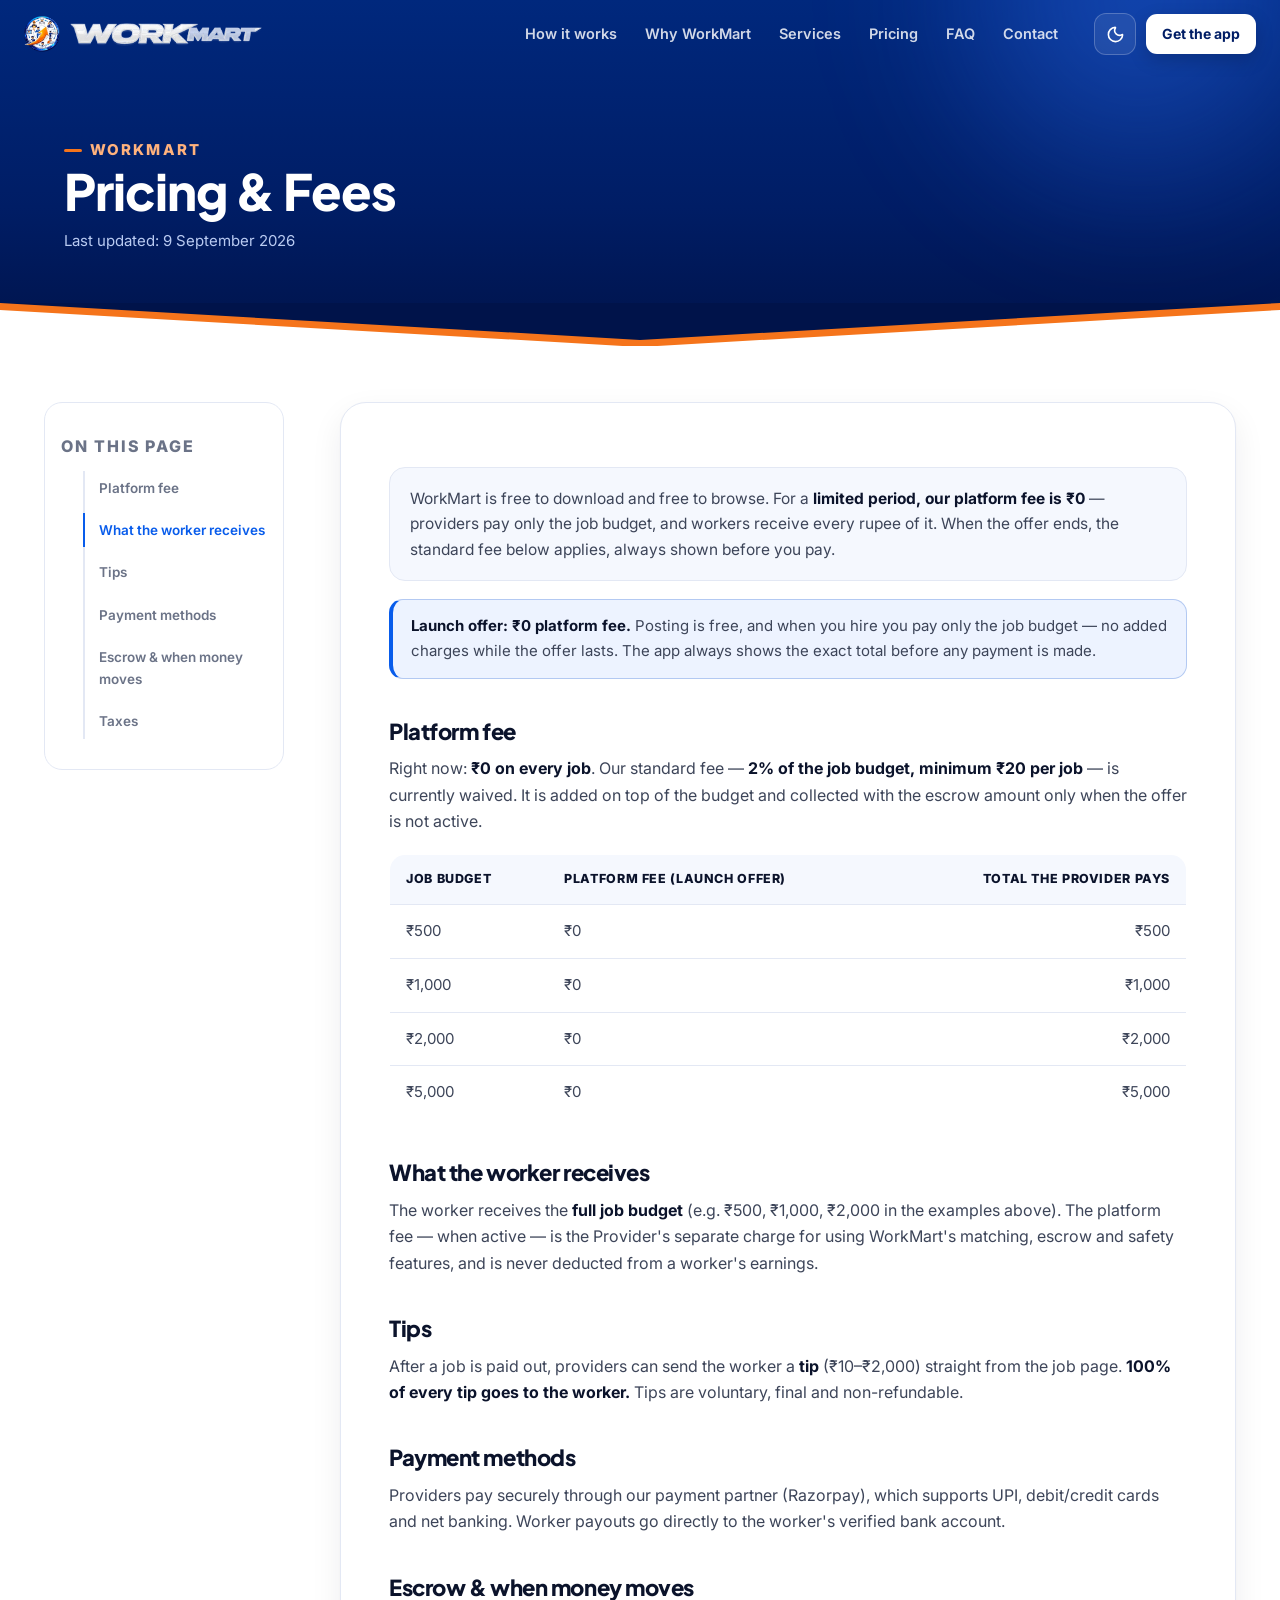
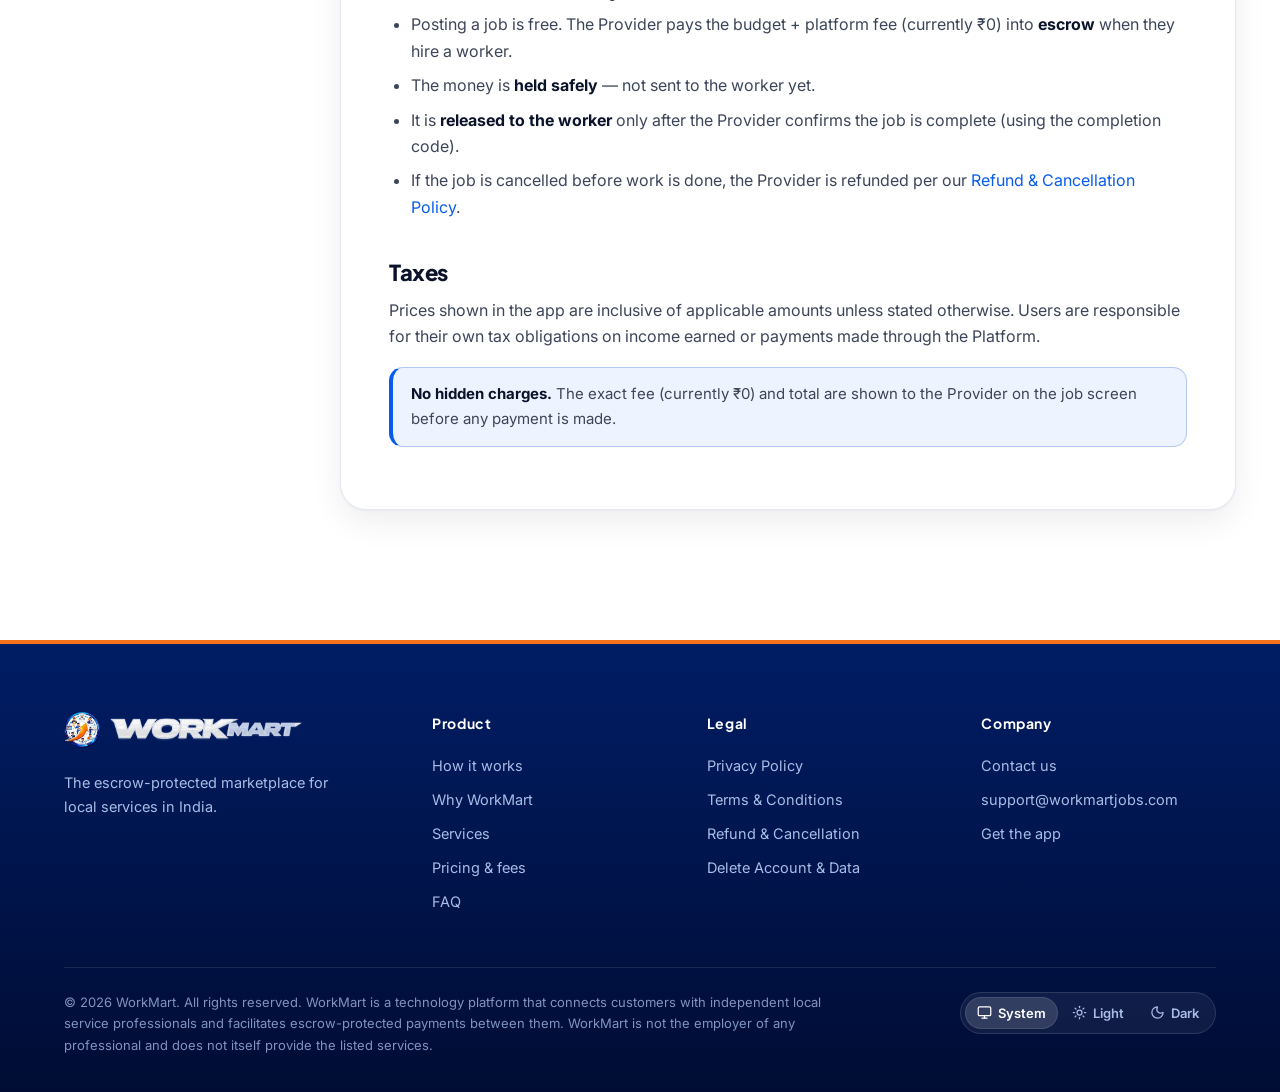
<file: pricing.html>
<!doctype html>
<html lang="en">
<head>
  <meta charset="utf-8" />
  <meta name="viewport" content="width=device-width, initial-scale=1" />
  <title>Pricing &amp; Fees — WorkMart</title>
  <meta name="description" content="WorkMart's simple, transparent pricing: zero platform fee for a limited period. Workers keep their full budget, plus optional tips." />
  <link rel="stylesheet" href="styles.css" />
  <link rel="preconnect" href="https://fonts.googleapis.com" />
  <link rel="preconnect" href="https://fonts.gstatic.com" crossorigin />
  <link href="https://fonts.googleapis.com/css2?family=Inter:wght@400;500;600;700&family=Plus+Jakarta+Sans:wght@700;800&display=swap" rel="stylesheet" />
  <meta name="theme-color" content="#001d65" />
  <link rel="icon" type="image/png" href="assets/favicon.png" />
  <link rel="canonical" href="https://workmartjobs.com/pricing.html" />
  <meta property="og:type" content="website" />
  <meta property="og:site_name" content="WorkMart" />
  <meta property="og:title" content="Pricing &amp; Fees — WorkMart" />
  <meta property="og:description" content="Zero platform fee for a limited period. Workers keep their full budget, plus optional tips." />
  <meta property="og:url" content="https://workmartjobs.com/pricing.html" />
  <meta name="twitter:card" content="summary" />
  <script>(function(d){d.classList.add('js');var t;try{t=localStorage.getItem('wm-theme')}catch(e){}if(t!=='light'&&t!=='dark')t=matchMedia('(prefers-color-scheme: dark)').matches?'dark':'light';d.setAttribute('data-theme',t)})(document.documentElement)</script>
  <script src="site.js" defer></script>
</head>
<body>
  <!-- SITE-HEADER:START -->
  <header class="nav">
    <div class="nav-inner">
      <a class="brand" href="index.html" aria-label="WorkMart home">
        <img class="emblem" src="assets/img/emblem.webp" alt="" width="36" height="36" />
        <img class="wordmark wm-silver" src="assets/img/wordmark-silver.webp" alt="WorkMart" width="192" height="23" />
        <img class="wordmark wm-blue" src="assets/img/wordmark-blue.webp" alt="" aria-hidden="true" width="192" height="23" />
      </a>
      <nav class="nav-links" aria-label="Main">
        <a href="index.html#how">How it works</a>
        <a href="index.html#trust">Why WorkMart</a>
        <a href="index.html#services">Services</a>
        <a href="pricing.html">Pricing</a>
        <a href="index.html#faq">FAQ</a>
        <a href="contact.html">Contact</a>
      </nav>
      <div class="nav-cta">
        <button class="theme-toggle" type="button" aria-label="Switch to dark theme" title="Switch to dark theme"><svg class="i ic-moon"><use href="assets/icons.svg#i-moon"></use></svg><svg class="i ic-sun"><use href="assets/icons.svg#i-sun"></use></svg></button>
        <a class="btn btn-sm btn-light" href="https://play.google.com/store/apps/details?id=com.workmart.app">Get the app</a>
        <button class="nav-toggle" type="button" aria-label="Menu" aria-expanded="false" aria-controls="mnav"><svg class="i"><use href="assets/icons.svg#i-menu"></use></svg></button>
      </div>
    </div>
  </header>
  <div class="mnav" id="mnav" hidden>
    <a href="index.html#how">How it works</a>
    <a href="index.html#trust">Why WorkMart</a>
    <a href="index.html#services">Services</a>
    <a href="pricing.html">Pricing</a>
    <a href="index.html#faq">FAQ</a>
    <a href="contact.html">Contact</a>
    <div class="mnav-small"><a href="privacy.html">Privacy Policy</a><a href="terms.html">Terms &amp; Conditions</a><a href="refunds.html">Refunds</a></div>
    <a class="play-badge" href="https://play.google.com/store/apps/details?id=com.workmart.app"><img src="assets/img/google-play-badge.png" alt="Get it on Google Play" width="180" height="54" /></a>
  </div>
  <!-- SITE-HEADER:END -->

  <section class="page-hero">
    <div class="wrap">
      <p class="eyebrow" style="color:#ffb27d">WorkMart</p>
      <h1>Pricing &amp; Fees</h1>
      <p>Last updated: 9 September 2026</p>
    </div>
    <svg class="chevron" viewBox="0 0 100 44" preserveAspectRatio="none" aria-hidden="true"><polygon class="page" points="0,0 100,0 100,44 0,44" /><polygon class="bev" points="0,0 100,0 100,7 50,44 0,7" /><polygon class="nav-fill" points="0,0 100,0 50,37" /></svg>
  </section>

  <div class="legal">
    <div class="wrap">

      <div class="intro">
        WorkMart is free to download and free to browse. For a <strong>limited period, our platform fee is ₹0</strong> — providers pay only the job budget, and workers receive every rupee of it. When the offer ends, the standard fee below applies, always shown before you pay.
      </div>

      <div class="callout">
        <strong>Launch offer: ₹0 platform fee.</strong> Posting is free, and when you hire you pay only the job budget — no added charges while the offer lasts. The app always shows the exact total before any payment is made.
      </div>

      <h2>Platform fee</h2>
      <p>Right now: <strong>₹0 on every job</strong>. Our standard fee — <strong>2% of the job budget, minimum ₹20 per job</strong> — is currently waived. It is added on top of the budget and collected with the escrow amount only when the offer is not active.</p>

      <table class="fee-table">
        <thead>
          <tr><th>Job budget</th><th>Platform fee (launch offer)</th><th>Total the provider pays</th></tr>
        </thead>
        <tbody>
          <tr><td>₹500</td><td>₹0</td><td>₹500</td></tr>
          <tr><td>₹1,000</td><td>₹0</td><td>₹1,000</td></tr>
          <tr><td>₹2,000</td><td>₹0</td><td>₹2,000</td></tr>
          <tr><td>₹5,000</td><td>₹0</td><td>₹5,000</td></tr>
        </tbody>
      </table>

      <h2>What the worker receives</h2>
      <p>The worker receives the <strong>full job budget</strong> (e.g. ₹500, ₹1,000, ₹2,000 in the examples above). The platform fee — when active — is the Provider's separate charge for using WorkMart's matching, escrow and safety features, and is never deducted from a worker's earnings.</p>

      <h2>Tips</h2>
      <p>After a job is paid out, providers can send the worker a <strong>tip</strong> (₹10–₹2,000) straight from the job page. <strong>100% of every tip goes to the worker.</strong> Tips are voluntary, final and non-refundable.</p>

      <h2>Payment methods</h2>
      <p>Providers pay securely through our payment partner (Razorpay), which supports UPI, debit/credit cards and net banking. Worker payouts go directly to the worker's verified bank account.</p>

      <h2>Escrow &amp; when money moves</h2>
      <ul>
        <li>Posting a job is free. The Provider pays the budget + platform fee (currently ₹0) into <strong>escrow</strong> when they hire a worker.</li>
        <li>The money is <strong>held safely</strong> — not sent to the worker yet.</li>
        <li>It is <strong>released to the worker</strong> only after the Provider confirms the job is complete (using the completion code).</li>
        <li>If the job is cancelled before work is done, the Provider is refunded per our <a href="refunds.html">Refund &amp; Cancellation Policy</a>.</li>
      </ul>

      <h2>Taxes</h2>
      <p>Prices shown in the app are inclusive of applicable amounts unless stated otherwise. Users are responsible for their own tax obligations on income earned or payments made through the Platform.</p>

      <div class="callout">
        <strong>No hidden charges.</strong> The exact fee (currently ₹0) and total are shown to the Provider on the job screen before any payment is made.
      </div>
    </div>
  </div>

  <!-- SITE-FOOTER:START -->
  <footer class="site">
    <div class="wrap">
      <div class="foot">
        <div>
          <a class="brand" href="index.html" aria-label="WorkMart home">
            <img class="emblem" src="assets/img/emblem.webp" alt="" width="36" height="36" />
            <img class="wordmark wm-silver" src="assets/img/wordmark-silver.webp" alt="WorkMart" width="192" height="23" />
          </a>
          <p>The escrow-protected marketplace for local services in India.</p>
        </div>
        <div>
          <h4>Product</h4>
          <a href="index.html#how">How it works</a>
          <a href="index.html#trust">Why WorkMart</a>
          <a href="index.html#services">Services</a>
          <a href="pricing.html">Pricing &amp; fees</a>
          <a href="index.html#faq">FAQ</a>
        </div>
        <div>
          <h4>Legal</h4>
          <a href="privacy.html">Privacy Policy</a>
          <a href="terms.html">Terms &amp; Conditions</a>
          <a href="refunds.html">Refund &amp; Cancellation</a>
          <a href="delete-account.html">Delete Account &amp; Data</a>
        </div>
        <div>
          <h4>Company</h4>
          <a href="contact.html">Contact us</a>
          <a href="mailto:support@workmartjobs.com">support@workmartjobs.com</a>
          <a href="https://play.google.com/store/apps/details?id=com.workmart.app">Get the app</a>
        </div>
      </div>
      <div class="legalline">
        <p>© <span data-year>2026</span> WorkMart. All rights reserved. WorkMart is a technology platform that connects customers with independent local service professionals and facilitates escrow-protected payments between them. WorkMart is not the employer of any professional and does not itself provide the listed services.</p>
        <div class="theme-pick" role="group" aria-label="Theme">
          <button type="button" data-theme-set="system" aria-pressed="true"><svg class="i"><use href="assets/icons.svg#i-monitor"></use></svg>System</button>
          <button type="button" data-theme-set="light" aria-pressed="false"><svg class="i"><use href="assets/icons.svg#i-sun"></use></svg>Light</button>
          <button type="button" data-theme-set="dark" aria-pressed="false"><svg class="i"><use href="assets/icons.svg#i-moon"></use></svg>Dark</button>
        </div>
      </div>
    </div>
  </footer>
  <!-- SITE-FOOTER:END -->
</body>
</html>
</file>
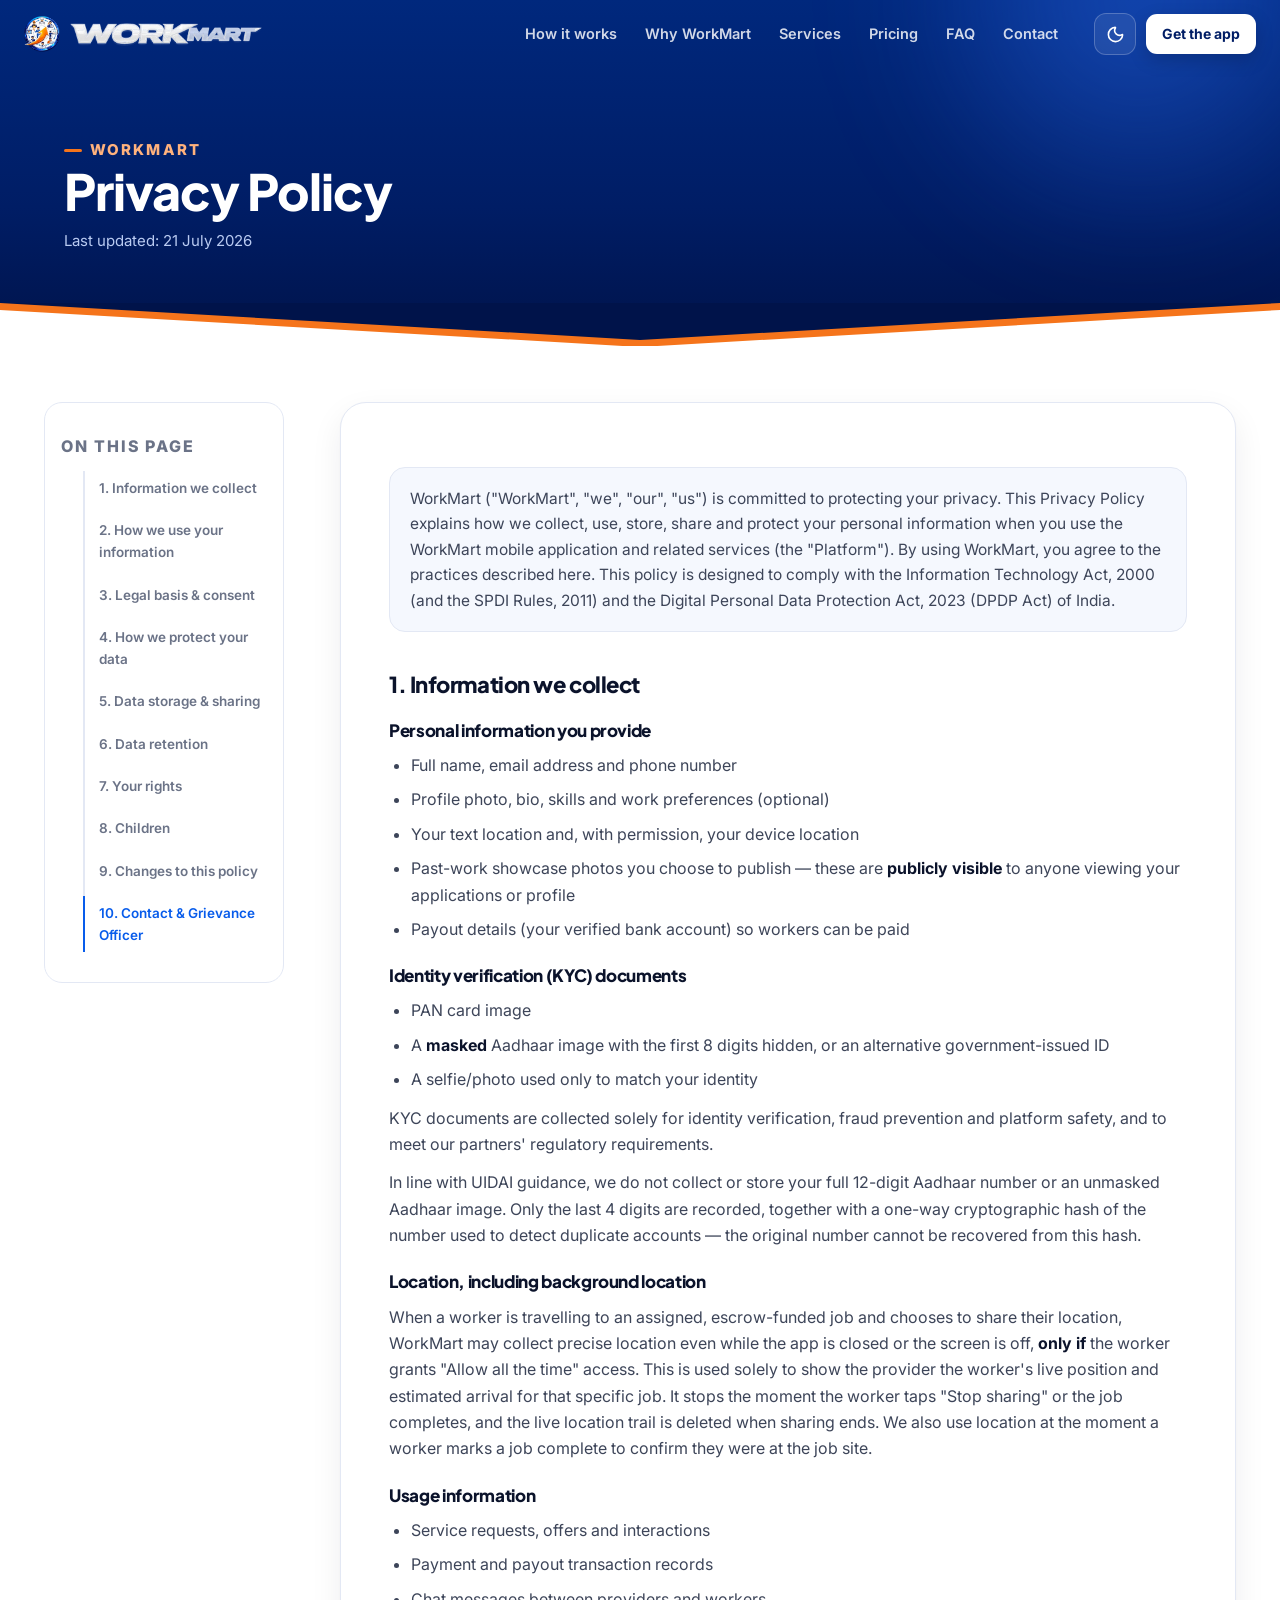
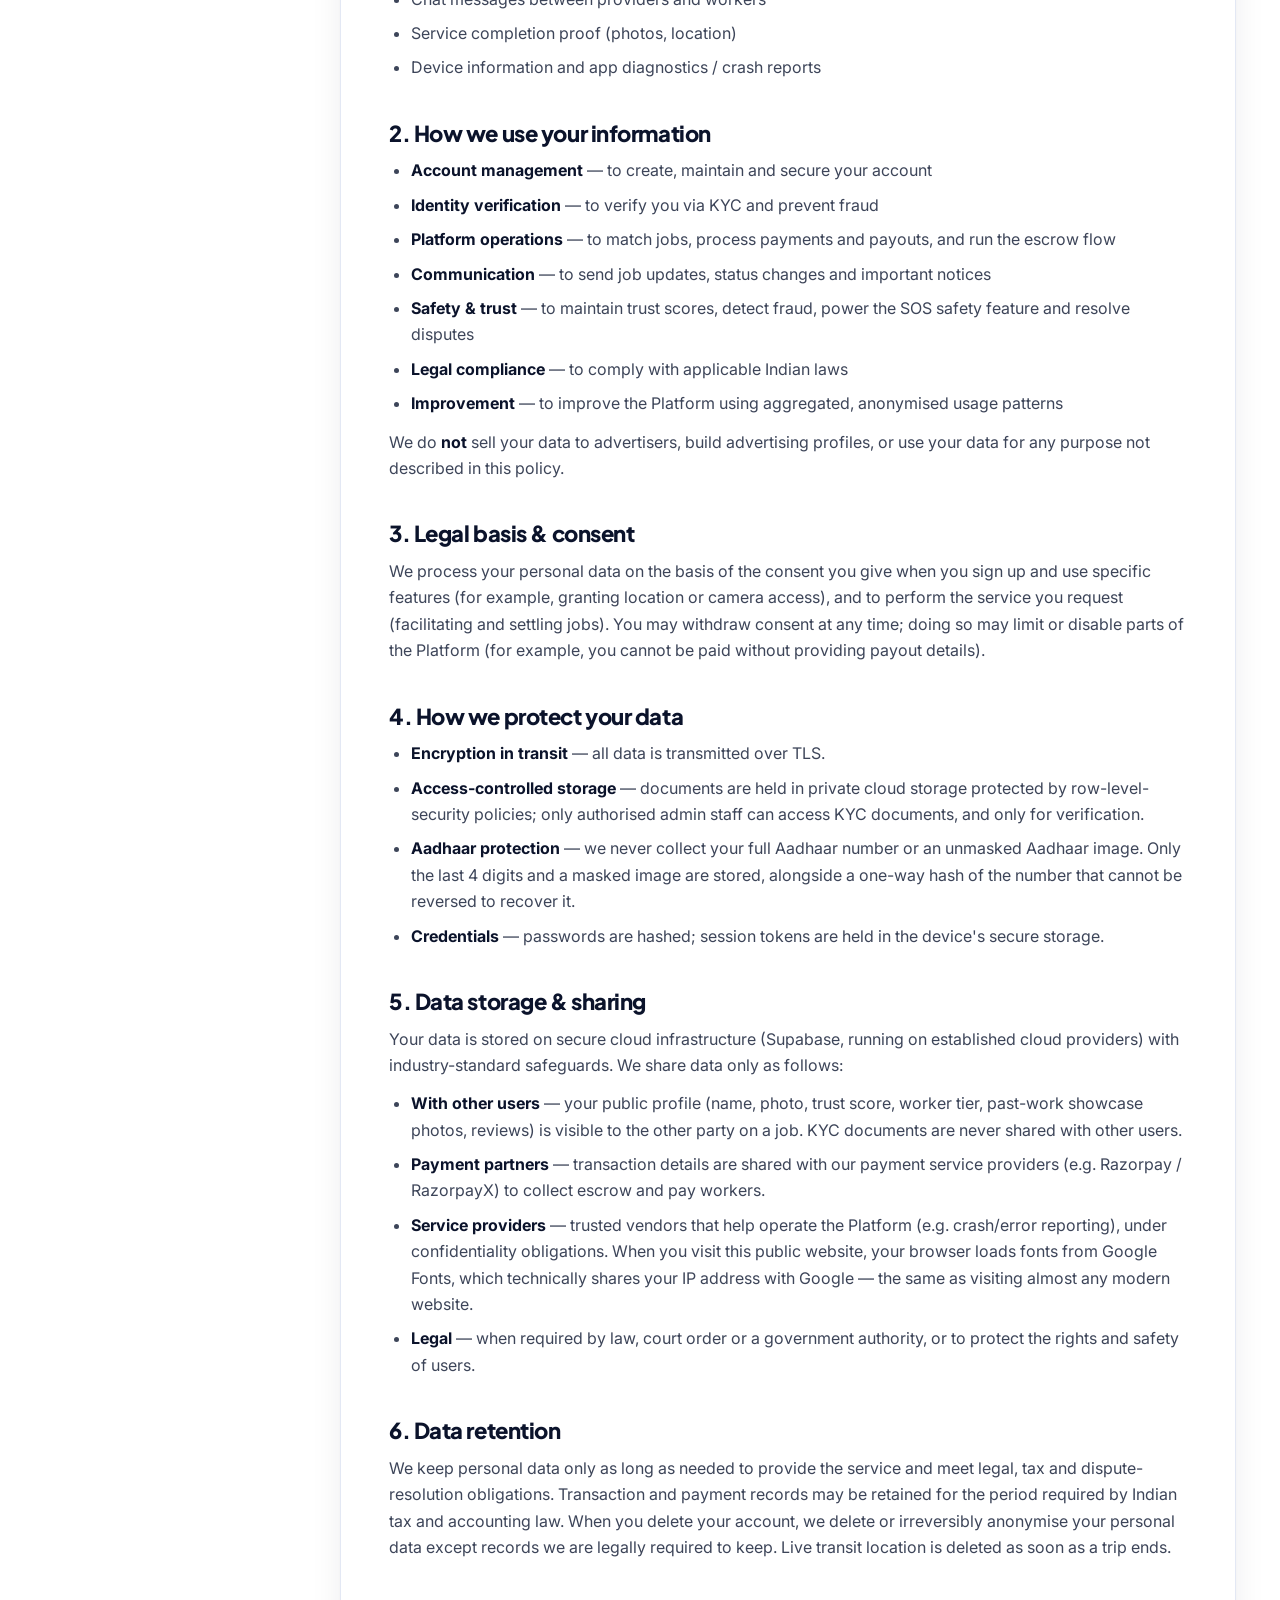
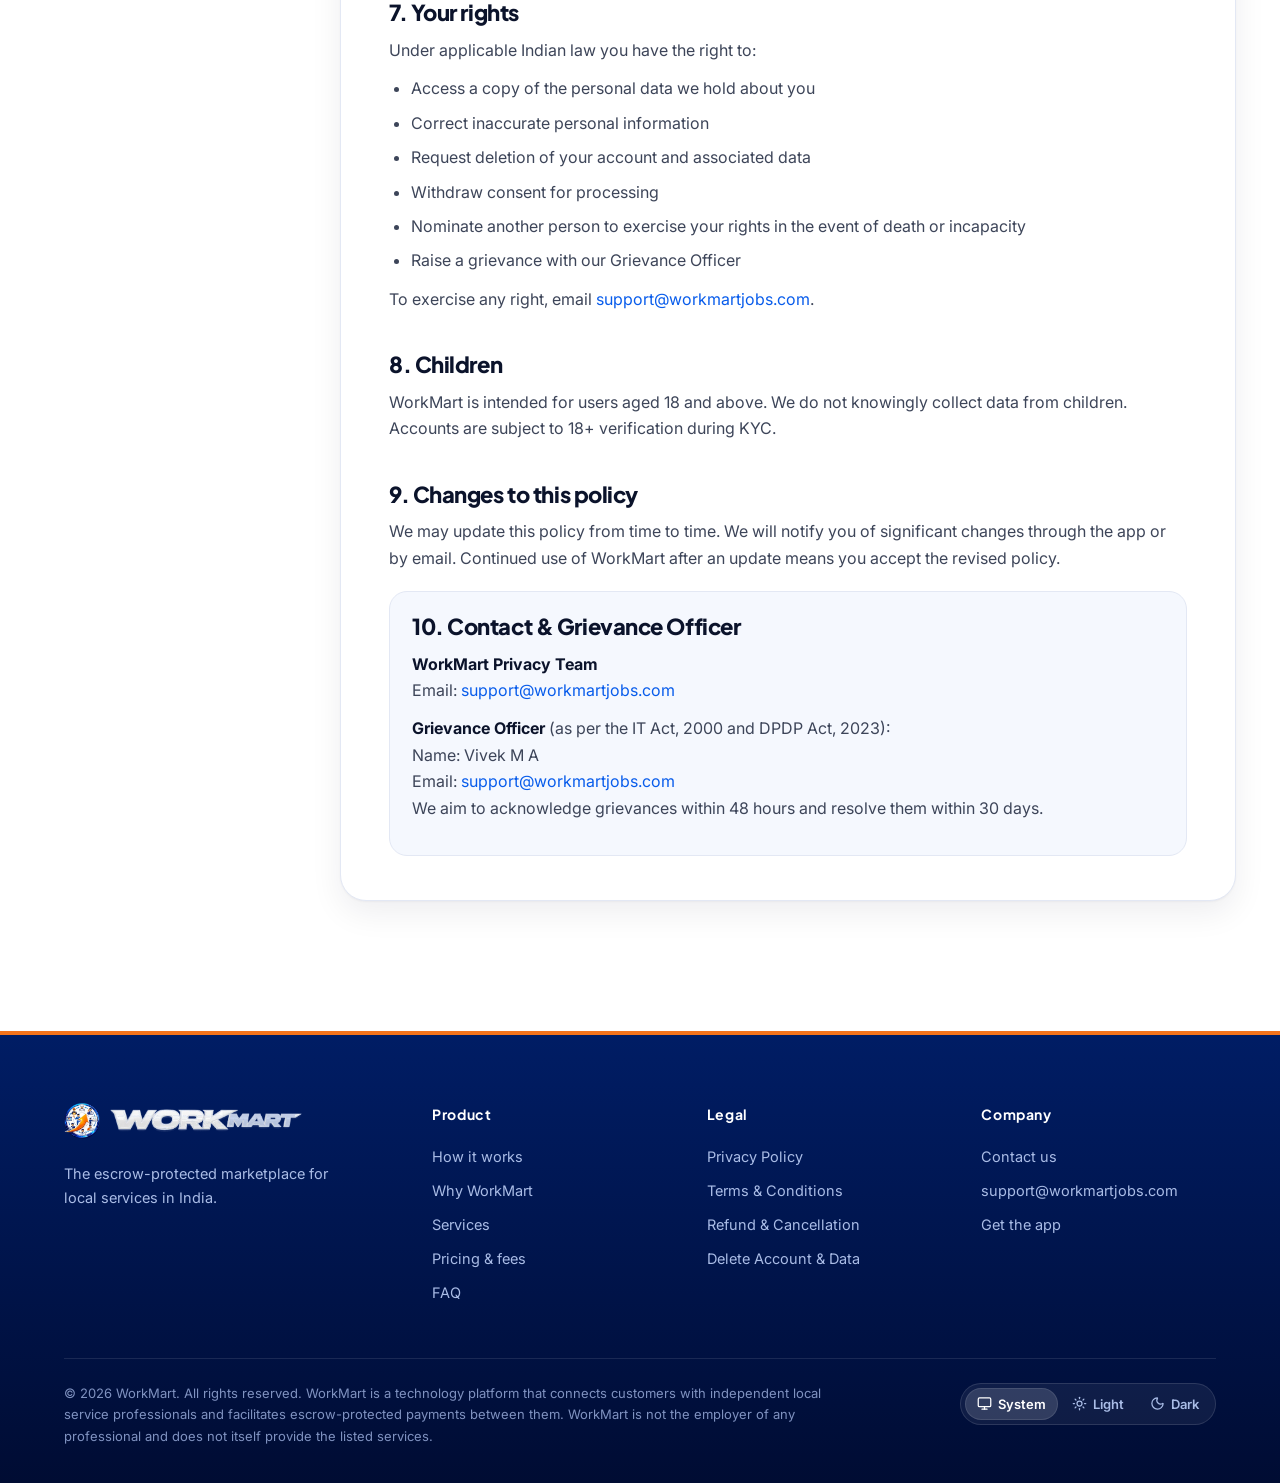
<file: privacy.html>
<!doctype html>
<html lang="en">
<head>
  <meta charset="utf-8" />
  <meta name="viewport" content="width=device-width, initial-scale=1" />
  <title>Privacy Policy — WorkMart</title>
  <meta name="description" content="How WorkMart collects, uses, stores and protects your personal data, in line with India's DPDP Act 2023 and the IT Act 2000." />
  <link rel="stylesheet" href="styles.css" />
  <link rel="preconnect" href="https://fonts.googleapis.com" />
  <link rel="preconnect" href="https://fonts.gstatic.com" crossorigin />
  <link href="https://fonts.googleapis.com/css2?family=Inter:wght@400;500;600;700&family=Plus+Jakarta+Sans:wght@700;800&display=swap" rel="stylesheet" />
  <meta name="theme-color" content="#001d65" />
  <link rel="icon" type="image/png" href="assets/favicon.png" />
  <link rel="canonical" href="https://workmartjobs.com/privacy.html" />
  <meta property="og:type" content="website" />
  <meta property="og:site_name" content="WorkMart" />
  <meta property="og:title" content="Privacy Policy — WorkMart" />
  <meta property="og:url" content="https://workmartjobs.com/privacy.html" />
  <meta name="twitter:card" content="summary" />
  <script>(function(d){d.classList.add('js');var t;try{t=localStorage.getItem('wm-theme')}catch(e){}if(t!=='light'&&t!=='dark')t=matchMedia('(prefers-color-scheme: dark)').matches?'dark':'light';d.setAttribute('data-theme',t)})(document.documentElement)</script>
  <script src="site.js" defer></script>
</head>
<body>
  <!-- SITE-HEADER:START -->
  <header class="nav">
    <div class="nav-inner">
      <a class="brand" href="index.html" aria-label="WorkMart home">
        <img class="emblem" src="assets/img/emblem.webp" alt="" width="36" height="36" />
        <img class="wordmark wm-silver" src="assets/img/wordmark-silver.webp" alt="WorkMart" width="192" height="23" />
        <img class="wordmark wm-blue" src="assets/img/wordmark-blue.webp" alt="" aria-hidden="true" width="192" height="23" />
      </a>
      <nav class="nav-links" aria-label="Main">
        <a href="index.html#how">How it works</a>
        <a href="index.html#trust">Why WorkMart</a>
        <a href="index.html#services">Services</a>
        <a href="pricing.html">Pricing</a>
        <a href="index.html#faq">FAQ</a>
        <a href="contact.html">Contact</a>
      </nav>
      <div class="nav-cta">
        <button class="theme-toggle" type="button" aria-label="Switch to dark theme" title="Switch to dark theme"><svg class="i ic-moon"><use href="assets/icons.svg#i-moon"></use></svg><svg class="i ic-sun"><use href="assets/icons.svg#i-sun"></use></svg></button>
        <a class="btn btn-sm btn-light" href="https://play.google.com/store/apps/details?id=com.workmart.app">Get the app</a>
        <button class="nav-toggle" type="button" aria-label="Menu" aria-expanded="false" aria-controls="mnav"><svg class="i"><use href="assets/icons.svg#i-menu"></use></svg></button>
      </div>
    </div>
  </header>
  <div class="mnav" id="mnav" hidden>
    <a href="index.html#how">How it works</a>
    <a href="index.html#trust">Why WorkMart</a>
    <a href="index.html#services">Services</a>
    <a href="pricing.html">Pricing</a>
    <a href="index.html#faq">FAQ</a>
    <a href="contact.html">Contact</a>
    <div class="mnav-small"><a href="privacy.html">Privacy Policy</a><a href="terms.html">Terms &amp; Conditions</a><a href="refunds.html">Refunds</a></div>
    <a class="play-badge" href="https://play.google.com/store/apps/details?id=com.workmart.app"><img src="assets/img/google-play-badge.png" alt="Get it on Google Play" width="180" height="54" /></a>
  </div>
  <!-- SITE-HEADER:END -->

  <section class="page-hero">
    <div class="wrap">
      <p class="eyebrow" style="color:#ffb27d">WorkMart</p>
      <h1>Privacy Policy</h1>
      <p>Last updated: 21 July 2026</p>
    </div>
    <svg class="chevron" viewBox="0 0 100 44" preserveAspectRatio="none" aria-hidden="true"><polygon class="page" points="0,0 100,0 100,44 0,44" /><polygon class="bev" points="0,0 100,0 100,7 50,44 0,7" /><polygon class="nav-fill" points="0,0 100,0 50,37" /></svg>
  </section>

  <div class="legal">
    <div class="wrap">

      <div class="intro">
        WorkMart ("WorkMart", "we", "our", "us") is committed to protecting your privacy. This Privacy Policy explains how we collect, use, store, share and protect your personal information when you use the WorkMart mobile application and related services (the "Platform"). By using WorkMart, you agree to the practices described here. This policy is designed to comply with the Information Technology Act, 2000 (and the SPDI Rules, 2011) and the Digital Personal Data Protection Act, 2023 (DPDP Act) of India.
      </div>

      <h2>1. Information we collect</h2>
      <h3>Personal information you provide</h3>
      <ul>
        <li>Full name, email address and phone number</li>
        <li>Profile photo, bio, skills and work preferences (optional)</li>
        <li>Your text location and, with permission, your device location</li>
        <li>Past-work showcase photos you choose to publish — these are <strong>publicly visible</strong> to anyone viewing your applications or profile</li>
        <li>Payout details (your verified bank account) so workers can be paid</li>
      </ul>
      <h3>Identity verification (KYC) documents</h3>
      <ul>
        <li>PAN card image</li>
        <li>A <strong>masked</strong> Aadhaar image with the first 8 digits hidden, or an alternative government-issued ID</li>
        <li>A selfie/photo used only to match your identity</li>
      </ul>
      <p>KYC documents are collected solely for identity verification, fraud prevention and platform safety, and to meet our partners' regulatory requirements.</p>
      <p>In line with UIDAI guidance, we do not collect or store your full 12-digit Aadhaar number or an unmasked Aadhaar image. Only the last 4 digits are recorded, together with a one-way cryptographic hash of the number used to detect duplicate accounts — the original number cannot be recovered from this hash.</p>
      <h3>Location, including background location</h3>
      <p>When a worker is travelling to an assigned, escrow-funded job and chooses to share their location, WorkMart may collect precise location even while the app is closed or the screen is off, <strong>only if</strong> the worker grants "Allow all the time" access. This is used solely to show the provider the worker's live position and estimated arrival for that specific job. It stops the moment the worker taps "Stop sharing" or the job completes, and the live location trail is deleted when sharing ends. We also use location at the moment a worker marks a job complete to confirm they were at the job site.</p>
      <h3>Usage information</h3>
      <ul>
        <li>Service requests, offers and interactions</li>
        <li>Payment and payout transaction records</li>
        <li>Chat messages between providers and workers</li>
        <li>Service completion proof (photos, location)</li>
        <li>Device information and app diagnostics / crash reports</li>
      </ul>

      <h2>2. How we use your information</h2>
      <ul>
        <li><strong>Account management</strong> — to create, maintain and secure your account</li>
        <li><strong>Identity verification</strong> — to verify you via KYC and prevent fraud</li>
        <li><strong>Platform operations</strong> — to match jobs, process payments and payouts, and run the escrow flow</li>
        <li><strong>Communication</strong> — to send job updates, status changes and important notices</li>
        <li><strong>Safety &amp; trust</strong> — to maintain trust scores, detect fraud, power the SOS safety feature and resolve disputes</li>
        <li><strong>Legal compliance</strong> — to comply with applicable Indian laws</li>
        <li><strong>Improvement</strong> — to improve the Platform using aggregated, anonymised usage patterns</li>
      </ul>
      <p>We do <strong>not</strong> sell your data to advertisers, build advertising profiles, or use your data for any purpose not described in this policy.</p>

      <h2>3. Legal basis &amp; consent</h2>
      <p>We process your personal data on the basis of the consent you give when you sign up and use specific features (for example, granting location or camera access), and to perform the service you request (facilitating and settling jobs). You may withdraw consent at any time; doing so may limit or disable parts of the Platform (for example, you cannot be paid without providing payout details).</p>

      <h2>4. How we protect your data</h2>
      <ul>
        <li><strong>Encryption in transit</strong> — all data is transmitted over TLS.</li>
        <li><strong>Access-controlled storage</strong> — documents are held in private cloud storage protected by row-level-security policies; only authorised admin staff can access KYC documents, and only for verification.</li>
        <li><strong>Aadhaar protection</strong> — we never collect your full Aadhaar number or an unmasked Aadhaar image. Only the last 4 digits and a masked image are stored, alongside a one-way hash of the number that cannot be reversed to recover it.</li>
        <li><strong>Credentials</strong> — passwords are hashed; session tokens are held in the device's secure storage.</li>
      </ul>

      <h2>5. Data storage &amp; sharing</h2>
      <p>Your data is stored on secure cloud infrastructure (Supabase, running on established cloud providers) with industry-standard safeguards. We share data only as follows:</p>
      <ul>
        <li><strong>With other users</strong> — your public profile (name, photo, trust score, worker tier, past-work showcase photos, reviews) is visible to the other party on a job. KYC documents are never shared with other users.</li>
        <li><strong>Payment partners</strong> — transaction details are shared with our payment service providers (e.g. Razorpay / RazorpayX) to collect escrow and pay workers.</li>
        <li><strong>Service providers</strong> — trusted vendors that help operate the Platform (e.g. crash/error reporting), under confidentiality obligations. When you visit this public website, your browser loads fonts from Google Fonts, which technically shares your IP address with Google — the same as visiting almost any modern website.</li>
        <li><strong>Legal</strong> — when required by law, court order or a government authority, or to protect the rights and safety of users.</li>
      </ul>

      <h2>6. Data retention</h2>
      <p>We keep personal data only as long as needed to provide the service and meet legal, tax and dispute-resolution obligations. Transaction and payment records may be retained for the period required by Indian tax and accounting law. When you delete your account, we delete or irreversibly anonymise your personal data except records we are legally required to keep. Live transit location is deleted as soon as a trip ends.</p>

      <h2>7. Your rights</h2>
      <p>Under applicable Indian law you have the right to:</p>
      <ul>
        <li>Access a copy of the personal data we hold about you</li>
        <li>Correct inaccurate personal information</li>
        <li>Request deletion of your account and associated data</li>
        <li>Withdraw consent for processing</li>
        <li>Nominate another person to exercise your rights in the event of death or incapacity</li>
        <li>Raise a grievance with our Grievance Officer</li>
      </ul>
      <p>To exercise any right, email <a href="mailto:support@workmartjobs.com">support@workmartjobs.com</a>.</p>

      <h2>8. Children</h2>
      <p>WorkMart is intended for users aged 18 and above. We do not knowingly collect data from children. Accounts are subject to 18+ verification during KYC.</p>

      <h2>9. Changes to this policy</h2>
      <p>We may update this policy from time to time. We will notify you of significant changes through the app or by email. Continued use of WorkMart after an update means you accept the revised policy.</p>

      <div class="contact-box">
        <h2 style="margin-top:0;">10. Contact &amp; Grievance Officer</h2>
        <p><strong>WorkMart Privacy Team</strong><br />Email: <a href="mailto:support@workmartjobs.com">support@workmartjobs.com</a></p>
        <p><strong>Grievance Officer</strong> (as per the IT Act, 2000 and DPDP Act, 2023):<br />
        Name: Vivek M A<br />
        Email: <a href="mailto:support@workmartjobs.com">support@workmartjobs.com</a><br />
        We aim to acknowledge grievances within 48 hours and resolve them within 30 days.</p>
      </div>
    </div>
  </div>

  <!-- SITE-FOOTER:START -->
  <footer class="site">
    <div class="wrap">
      <div class="foot">
        <div>
          <a class="brand" href="index.html" aria-label="WorkMart home">
            <img class="emblem" src="assets/img/emblem.webp" alt="" width="36" height="36" />
            <img class="wordmark wm-silver" src="assets/img/wordmark-silver.webp" alt="WorkMart" width="192" height="23" />
          </a>
          <p>The escrow-protected marketplace for local services in India.</p>
        </div>
        <div>
          <h4>Product</h4>
          <a href="index.html#how">How it works</a>
          <a href="index.html#trust">Why WorkMart</a>
          <a href="index.html#services">Services</a>
          <a href="pricing.html">Pricing &amp; fees</a>
          <a href="index.html#faq">FAQ</a>
        </div>
        <div>
          <h4>Legal</h4>
          <a href="privacy.html">Privacy Policy</a>
          <a href="terms.html">Terms &amp; Conditions</a>
          <a href="refunds.html">Refund &amp; Cancellation</a>
          <a href="delete-account.html">Delete Account &amp; Data</a>
        </div>
        <div>
          <h4>Company</h4>
          <a href="contact.html">Contact us</a>
          <a href="mailto:support@workmartjobs.com">support@workmartjobs.com</a>
          <a href="https://play.google.com/store/apps/details?id=com.workmart.app">Get the app</a>
        </div>
      </div>
      <div class="legalline">
        <p>© <span data-year>2026</span> WorkMart. All rights reserved. WorkMart is a technology platform that connects customers with independent local service professionals and facilitates escrow-protected payments between them. WorkMart is not the employer of any professional and does not itself provide the listed services.</p>
        <div class="theme-pick" role="group" aria-label="Theme">
          <button type="button" data-theme-set="system" aria-pressed="true"><svg class="i"><use href="assets/icons.svg#i-monitor"></use></svg>System</button>
          <button type="button" data-theme-set="light" aria-pressed="false"><svg class="i"><use href="assets/icons.svg#i-sun"></use></svg>Light</button>
          <button type="button" data-theme-set="dark" aria-pressed="false"><svg class="i"><use href="assets/icons.svg#i-moon"></use></svg>Dark</button>
        </div>
      </div>
    </div>
  </footer>
  <!-- SITE-FOOTER:END -->
</body>
</html>
</file>
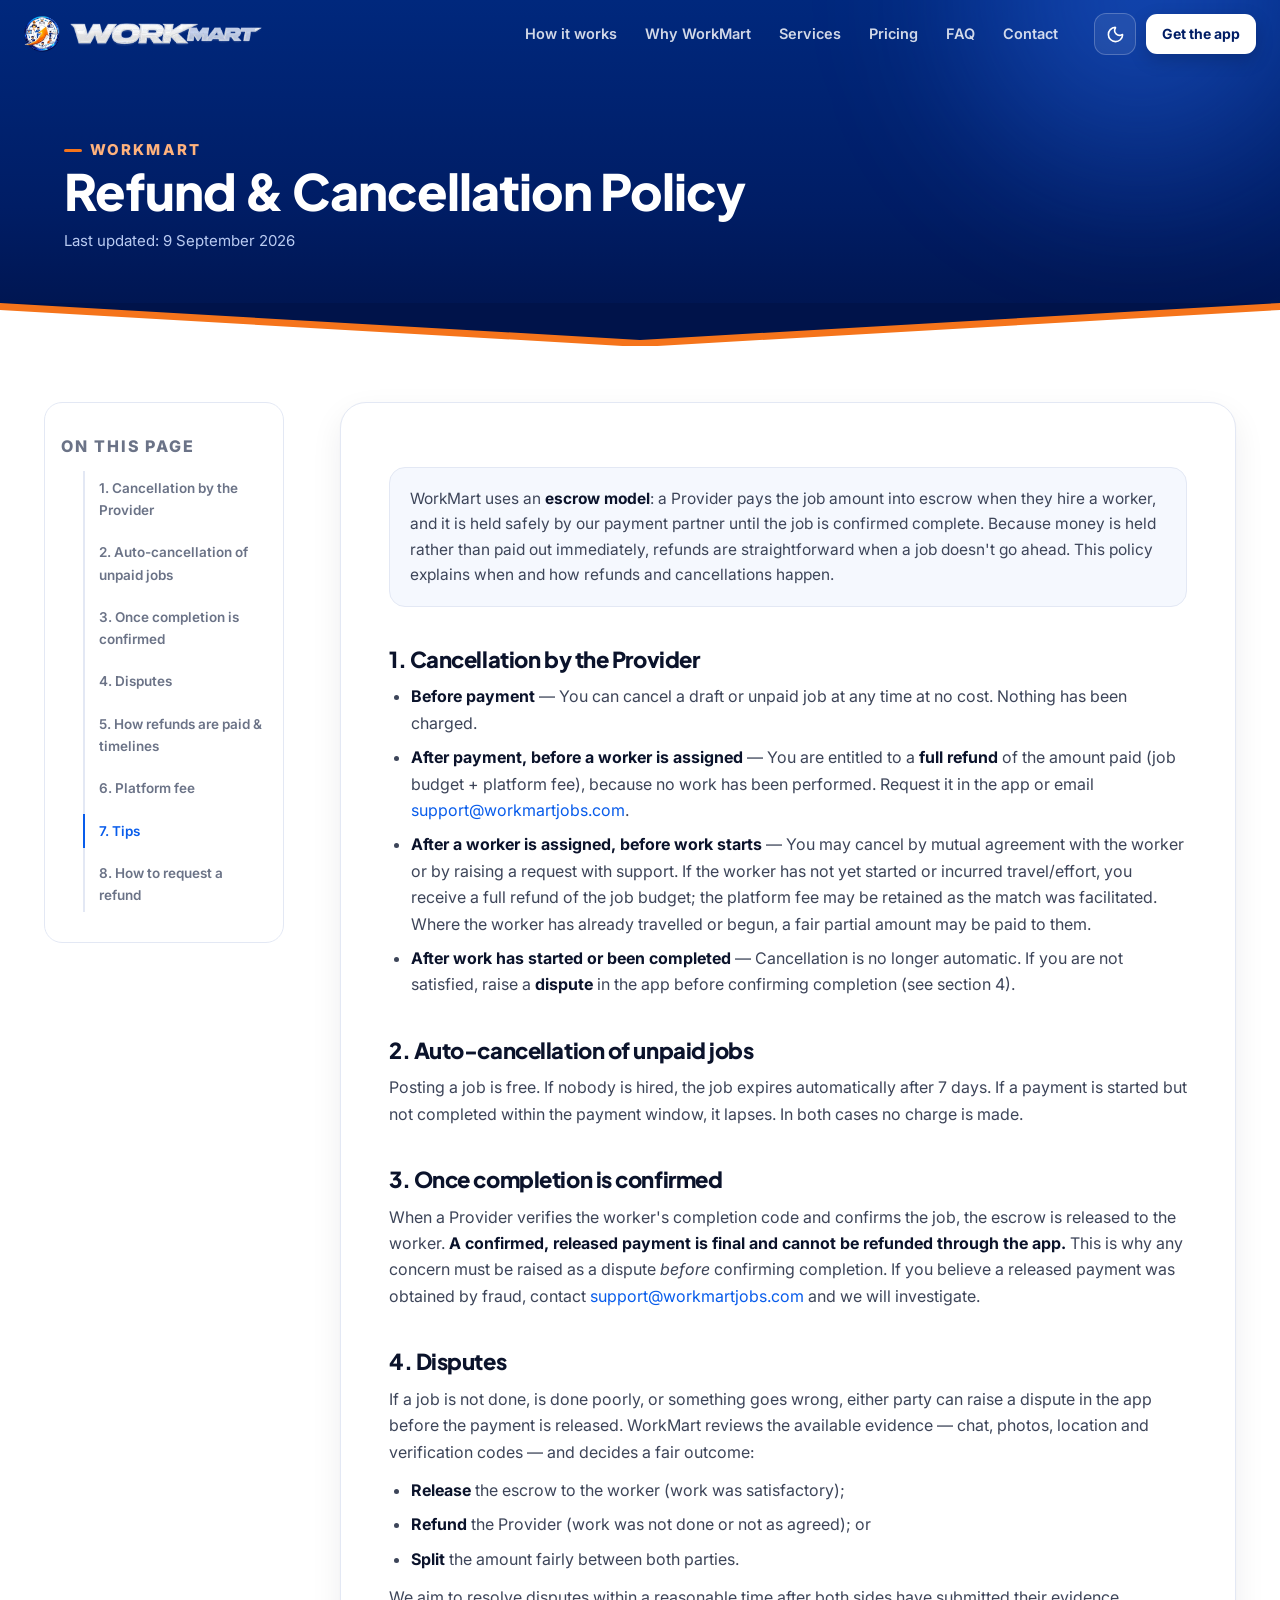
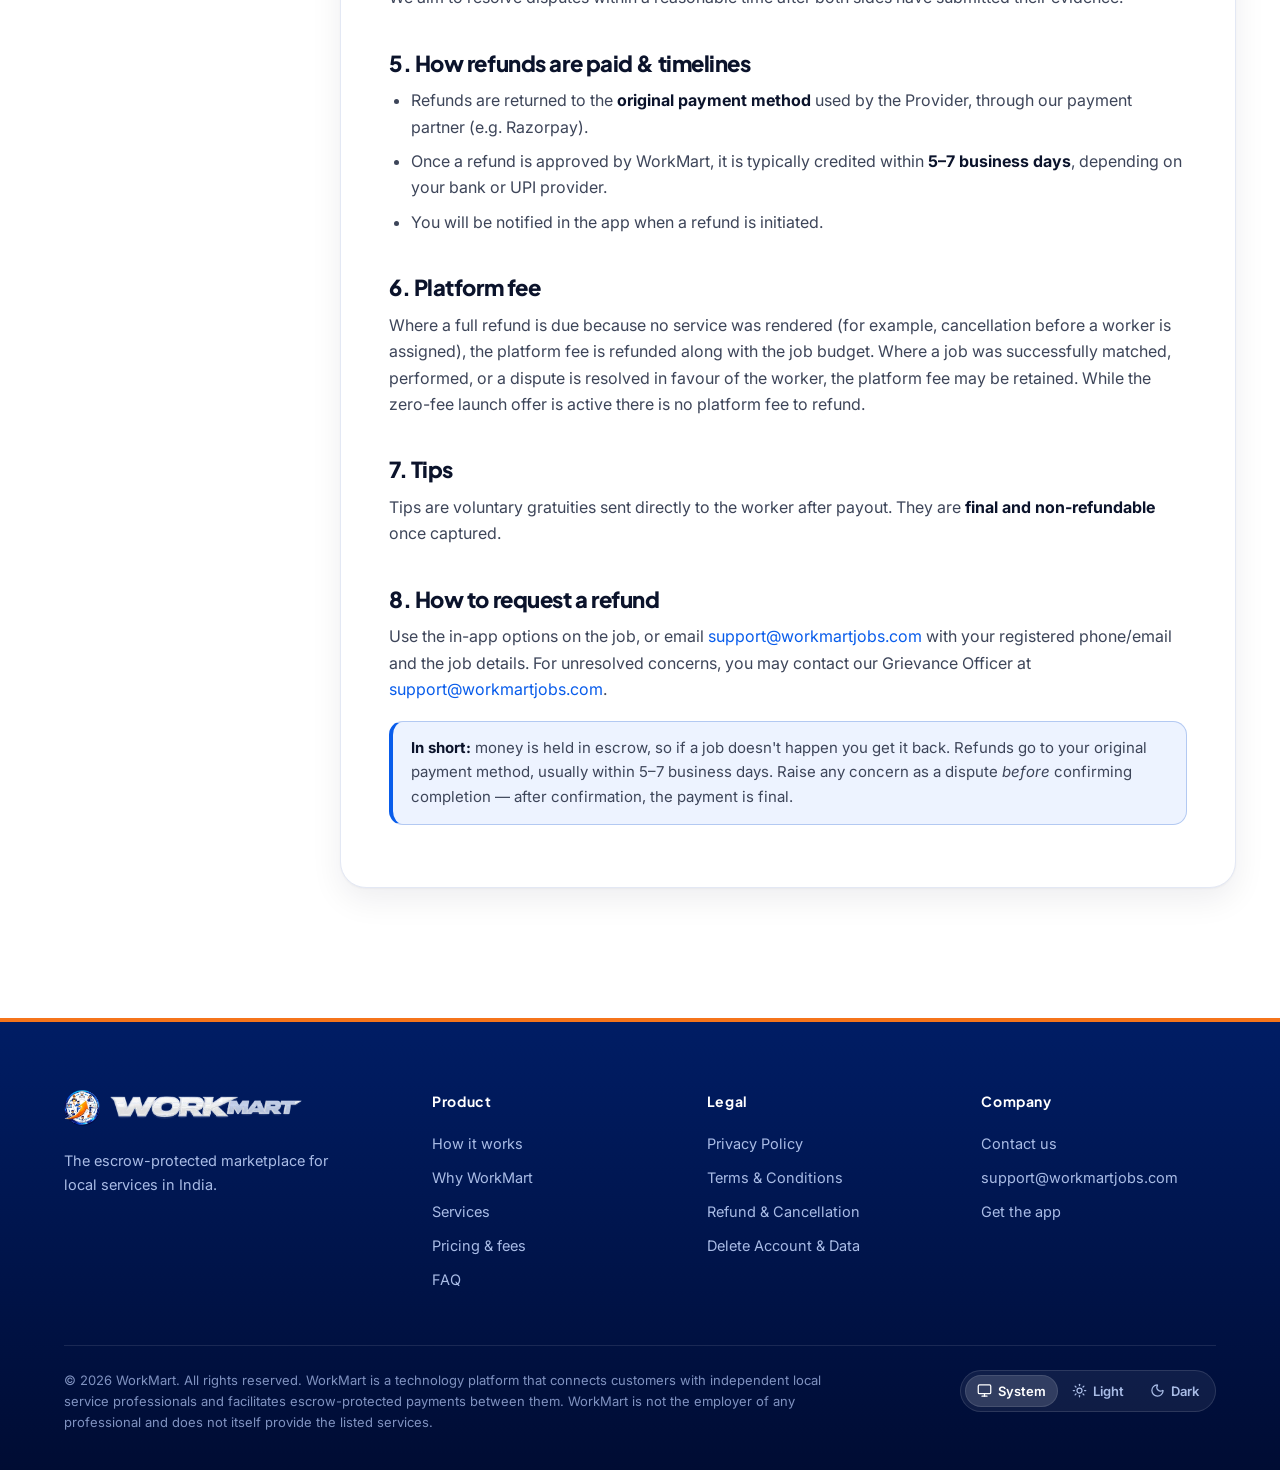
<file: refunds.html>
<!doctype html>
<html lang="en">
<head>
  <meta charset="utf-8" />
  <meta name="viewport" content="width=device-width, initial-scale=1" />
  <title>Refund &amp; Cancellation Policy — WorkMart</title>
  <meta name="description" content="How cancellations, refunds and disputes work on WorkMart's escrow-protected marketplace, including timelines." />
  <link rel="stylesheet" href="styles.css" />
  <link rel="preconnect" href="https://fonts.googleapis.com" />
  <link rel="preconnect" href="https://fonts.gstatic.com" crossorigin />
  <link href="https://fonts.googleapis.com/css2?family=Inter:wght@400;500;600;700&family=Plus+Jakarta+Sans:wght@700;800&display=swap" rel="stylesheet" />
  <meta name="theme-color" content="#001d65" />
  <link rel="icon" type="image/png" href="assets/favicon.png" />
  <link rel="canonical" href="https://workmartjobs.com/refunds.html" />
  <meta property="og:type" content="website" />
  <meta property="og:site_name" content="WorkMart" />
  <meta property="og:title" content="Refund &amp; Cancellation Policy — WorkMart" />
  <meta property="og:url" content="https://workmartjobs.com/refunds.html" />
  <meta name="twitter:card" content="summary" />
  <script>(function(d){d.classList.add('js');var t;try{t=localStorage.getItem('wm-theme')}catch(e){}if(t!=='light'&&t!=='dark')t=matchMedia('(prefers-color-scheme: dark)').matches?'dark':'light';d.setAttribute('data-theme',t)})(document.documentElement)</script>
  <script src="site.js" defer></script>
</head>
<body>
  <!-- SITE-HEADER:START -->
  <header class="nav">
    <div class="nav-inner">
      <a class="brand" href="index.html" aria-label="WorkMart home">
        <img class="emblem" src="assets/img/emblem.webp" alt="" width="36" height="36" />
        <img class="wordmark wm-silver" src="assets/img/wordmark-silver.webp" alt="WorkMart" width="192" height="23" />
        <img class="wordmark wm-blue" src="assets/img/wordmark-blue.webp" alt="" aria-hidden="true" width="192" height="23" />
      </a>
      <nav class="nav-links" aria-label="Main">
        <a href="index.html#how">How it works</a>
        <a href="index.html#trust">Why WorkMart</a>
        <a href="index.html#services">Services</a>
        <a href="pricing.html">Pricing</a>
        <a href="index.html#faq">FAQ</a>
        <a href="contact.html">Contact</a>
      </nav>
      <div class="nav-cta">
        <button class="theme-toggle" type="button" aria-label="Switch to dark theme" title="Switch to dark theme"><svg class="i ic-moon"><use href="assets/icons.svg#i-moon"></use></svg><svg class="i ic-sun"><use href="assets/icons.svg#i-sun"></use></svg></button>
        <a class="btn btn-sm btn-light" href="https://play.google.com/store/apps/details?id=com.workmart.app">Get the app</a>
        <button class="nav-toggle" type="button" aria-label="Menu" aria-expanded="false" aria-controls="mnav"><svg class="i"><use href="assets/icons.svg#i-menu"></use></svg></button>
      </div>
    </div>
  </header>
  <div class="mnav" id="mnav" hidden>
    <a href="index.html#how">How it works</a>
    <a href="index.html#trust">Why WorkMart</a>
    <a href="index.html#services">Services</a>
    <a href="pricing.html">Pricing</a>
    <a href="index.html#faq">FAQ</a>
    <a href="contact.html">Contact</a>
    <div class="mnav-small"><a href="privacy.html">Privacy Policy</a><a href="terms.html">Terms &amp; Conditions</a><a href="refunds.html">Refunds</a></div>
    <a class="play-badge" href="https://play.google.com/store/apps/details?id=com.workmart.app"><img src="assets/img/google-play-badge.png" alt="Get it on Google Play" width="180" height="54" /></a>
  </div>
  <!-- SITE-HEADER:END -->

  <section class="page-hero">
    <div class="wrap">
      <p class="eyebrow" style="color:#ffb27d">WorkMart</p>
      <h1>Refund &amp; Cancellation Policy</h1>
      <p>Last updated: 9 September 2026</p>
    </div>
    <svg class="chevron" viewBox="0 0 100 44" preserveAspectRatio="none" aria-hidden="true"><polygon class="page" points="0,0 100,0 100,44 0,44" /><polygon class="bev" points="0,0 100,0 100,7 50,44 0,7" /><polygon class="nav-fill" points="0,0 100,0 50,37" /></svg>
  </section>

  <div class="legal">
    <div class="wrap">

      <div class="intro">
        WorkMart uses an <strong>escrow model</strong>: a Provider pays the job amount into escrow when they hire a worker, and it is held safely by our payment partner until the job is confirmed complete. Because money is held rather than paid out immediately, refunds are straightforward when a job doesn't go ahead. This policy explains when and how refunds and cancellations happen.
      </div>

      <h2>1. Cancellation by the Provider</h2>
      <ul>
        <li><strong>Before payment</strong> — You can cancel a draft or unpaid job at any time at no cost. Nothing has been charged.</li>
        <li><strong>After payment, before a worker is assigned</strong> — You are entitled to a <strong>full refund</strong> of the amount paid (job budget + platform fee), because no work has been performed. Request it in the app or email <a href="mailto:support@workmartjobs.com">support@workmartjobs.com</a>.</li>
        <li><strong>After a worker is assigned, before work starts</strong> — You may cancel by mutual agreement with the worker or by raising a request with support. If the worker has not yet started or incurred travel/effort, you receive a full refund of the job budget; the platform fee may be retained as the match was facilitated. Where the worker has already travelled or begun, a fair partial amount may be paid to them.</li>
        <li><strong>After work has started or been completed</strong> — Cancellation is no longer automatic. If you are not satisfied, raise a <strong>dispute</strong> in the app before confirming completion (see section 4).</li>
      </ul>

      <h2>2. Auto-cancellation of unpaid jobs</h2>
      <p>Posting a job is free. If nobody is hired, the job expires automatically after 7 days. If a payment is started but not completed within the payment window, it lapses. In both cases no charge is made.</p>

      <h2>3. Once completion is confirmed</h2>
      <p>When a Provider verifies the worker's completion code and confirms the job, the escrow is released to the worker. <strong>A confirmed, released payment is final and cannot be refunded through the app.</strong> This is why any concern must be raised as a dispute <em>before</em> confirming completion. If you believe a released payment was obtained by fraud, contact <a href="mailto:support@workmartjobs.com">support@workmartjobs.com</a> and we will investigate.</p>

      <h2>4. Disputes</h2>
      <p>If a job is not done, is done poorly, or something goes wrong, either party can raise a dispute in the app before the payment is released. WorkMart reviews the available evidence — chat, photos, location and verification codes — and decides a fair outcome:</p>
      <ul>
        <li><strong>Release</strong> the escrow to the worker (work was satisfactory);</li>
        <li><strong>Refund</strong> the Provider (work was not done or not as agreed); or</li>
        <li><strong>Split</strong> the amount fairly between both parties.</li>
      </ul>
      <p>We aim to resolve disputes within a reasonable time after both sides have submitted their evidence.</p>

      <h2>5. How refunds are paid &amp; timelines</h2>
      <ul>
        <li>Refunds are returned to the <strong>original payment method</strong> used by the Provider, through our payment partner (e.g. Razorpay).</li>
        <li>Once a refund is approved by WorkMart, it is typically credited within <strong>5–7 business days</strong>, depending on your bank or UPI provider.</li>
        <li>You will be notified in the app when a refund is initiated.</li>
      </ul>

      <h2>6. Platform fee</h2>
      <p>Where a full refund is due because no service was rendered (for example, cancellation before a worker is assigned), the platform fee is refunded along with the job budget. Where a job was successfully matched, performed, or a dispute is resolved in favour of the worker, the platform fee may be retained. While the zero-fee launch offer is active there is no platform fee to refund.</p>

      <h2>7. Tips</h2>
      <p>Tips are voluntary gratuities sent directly to the worker after payout. They are <strong>final and non-refundable</strong> once captured.</p>

      <h2>8. How to request a refund</h2>
      <p>Use the in-app options on the job, or email <a href="mailto:support@workmartjobs.com">support@workmartjobs.com</a> with your registered phone/email and the job details. For unresolved concerns, you may contact our Grievance Officer at <a href="mailto:support@workmartjobs.com">support@workmartjobs.com</a>.</p>

      <div class="callout">
        <strong>In short:</strong> money is held in escrow, so if a job doesn't happen you get it back. Refunds go to your original payment method, usually within 5–7 business days. Raise any concern as a dispute <em>before</em> confirming completion — after confirmation, the payment is final.
      </div>
    </div>
  </div>

  <!-- SITE-FOOTER:START -->
  <footer class="site">
    <div class="wrap">
      <div class="foot">
        <div>
          <a class="brand" href="index.html" aria-label="WorkMart home">
            <img class="emblem" src="assets/img/emblem.webp" alt="" width="36" height="36" />
            <img class="wordmark wm-silver" src="assets/img/wordmark-silver.webp" alt="WorkMart" width="192" height="23" />
          </a>
          <p>The escrow-protected marketplace for local services in India.</p>
        </div>
        <div>
          <h4>Product</h4>
          <a href="index.html#how">How it works</a>
          <a href="index.html#trust">Why WorkMart</a>
          <a href="index.html#services">Services</a>
          <a href="pricing.html">Pricing &amp; fees</a>
          <a href="index.html#faq">FAQ</a>
        </div>
        <div>
          <h4>Legal</h4>
          <a href="privacy.html">Privacy Policy</a>
          <a href="terms.html">Terms &amp; Conditions</a>
          <a href="refunds.html">Refund &amp; Cancellation</a>
          <a href="delete-account.html">Delete Account &amp; Data</a>
        </div>
        <div>
          <h4>Company</h4>
          <a href="contact.html">Contact us</a>
          <a href="mailto:support@workmartjobs.com">support@workmartjobs.com</a>
          <a href="https://play.google.com/store/apps/details?id=com.workmart.app">Get the app</a>
        </div>
      </div>
      <div class="legalline">
        <p>© <span data-year>2026</span> WorkMart. All rights reserved. WorkMart is a technology platform that connects customers with independent local service professionals and facilitates escrow-protected payments between them. WorkMart is not the employer of any professional and does not itself provide the listed services.</p>
        <div class="theme-pick" role="group" aria-label="Theme">
          <button type="button" data-theme-set="system" aria-pressed="true"><svg class="i"><use href="assets/icons.svg#i-monitor"></use></svg>System</button>
          <button type="button" data-theme-set="light" aria-pressed="false"><svg class="i"><use href="assets/icons.svg#i-sun"></use></svg>Light</button>
          <button type="button" data-theme-set="dark" aria-pressed="false"><svg class="i"><use href="assets/icons.svg#i-moon"></use></svg>Dark</button>
        </div>
      </div>
    </div>
  </footer>
  <!-- SITE-FOOTER:END -->
</body>
</html>
</file>
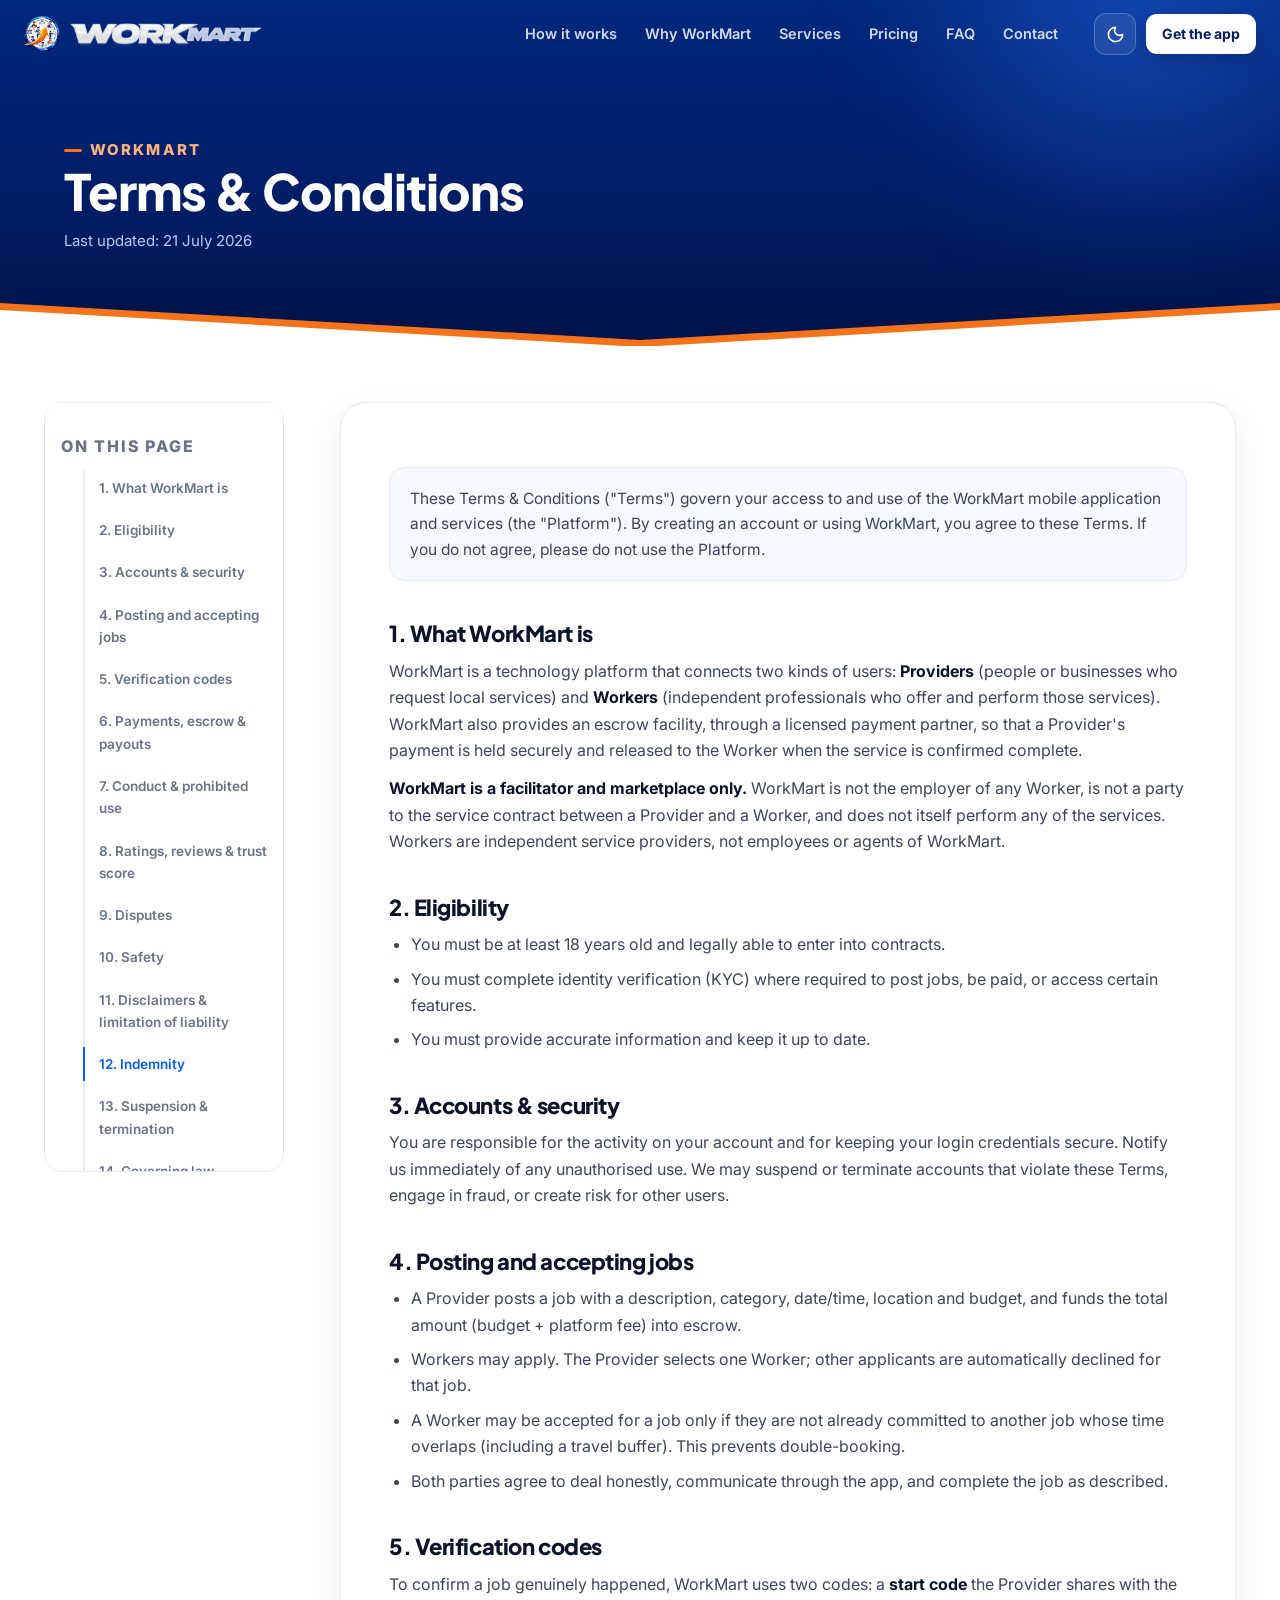
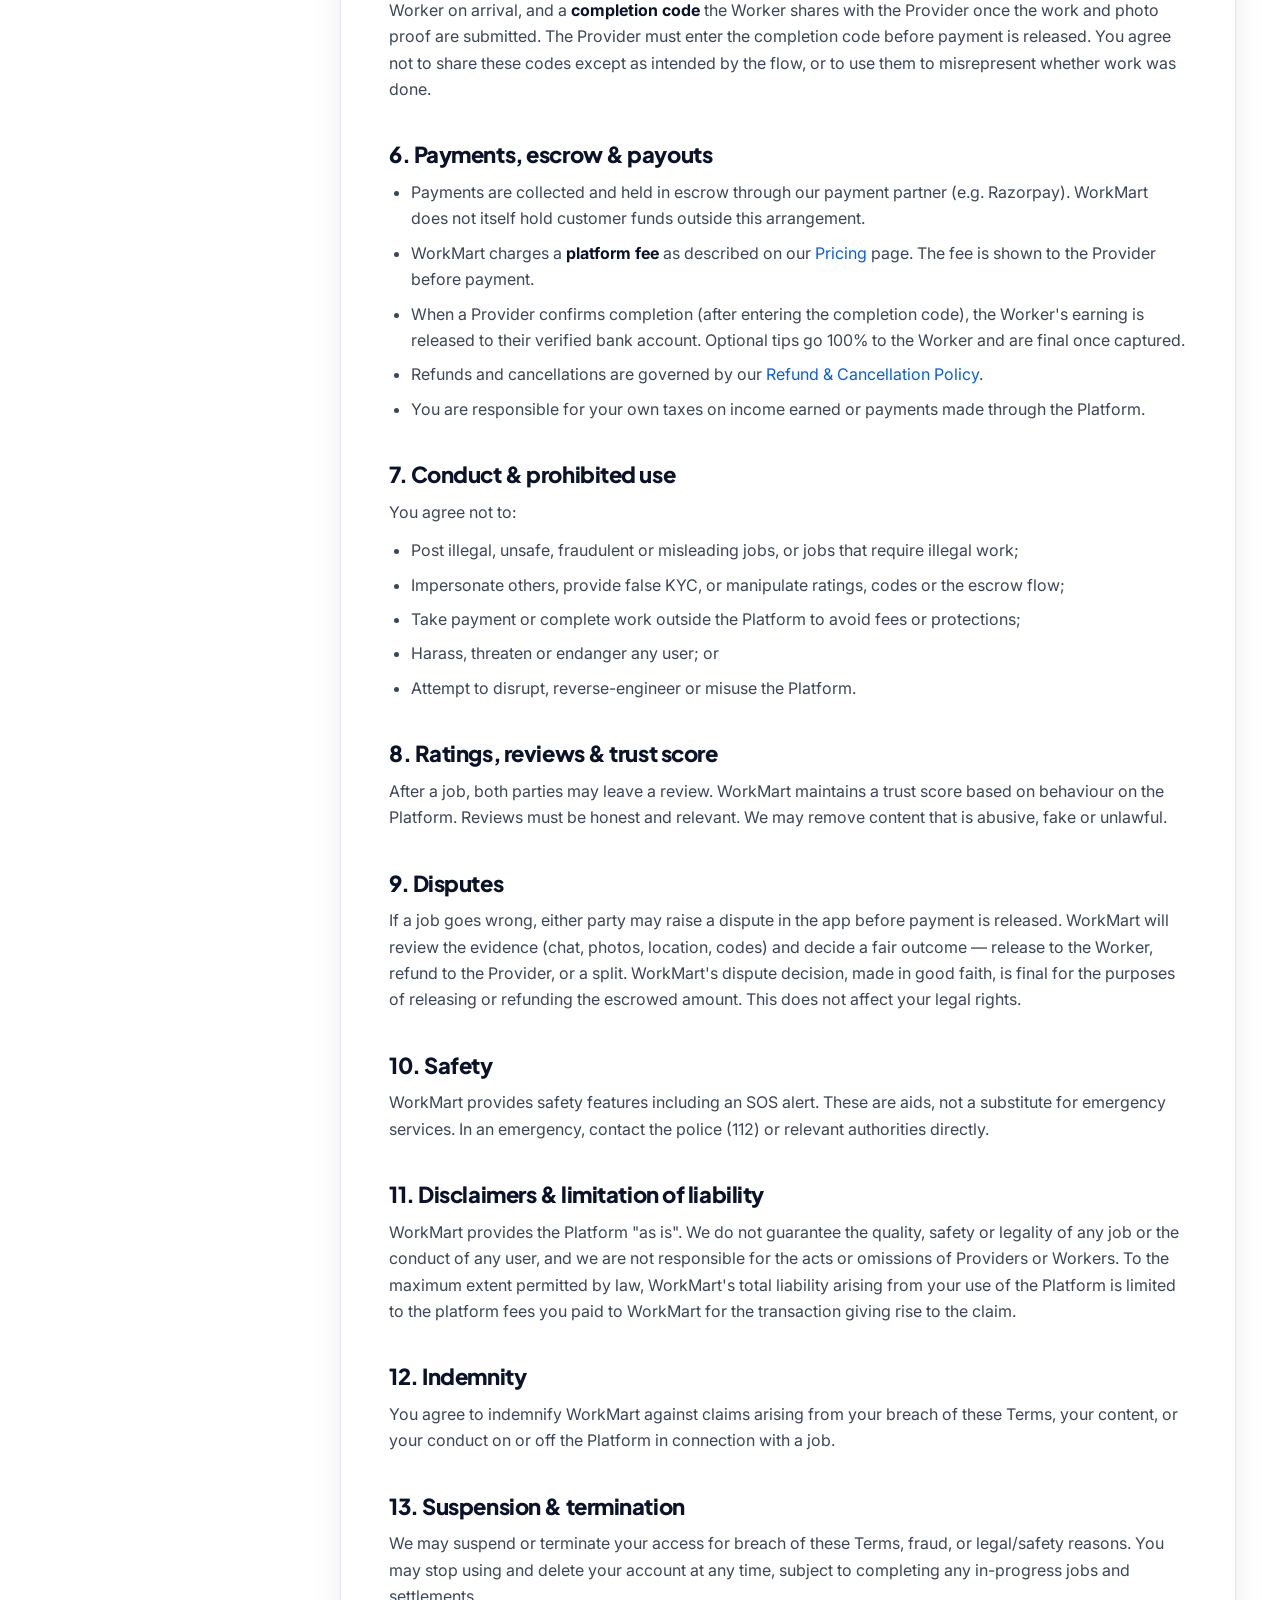
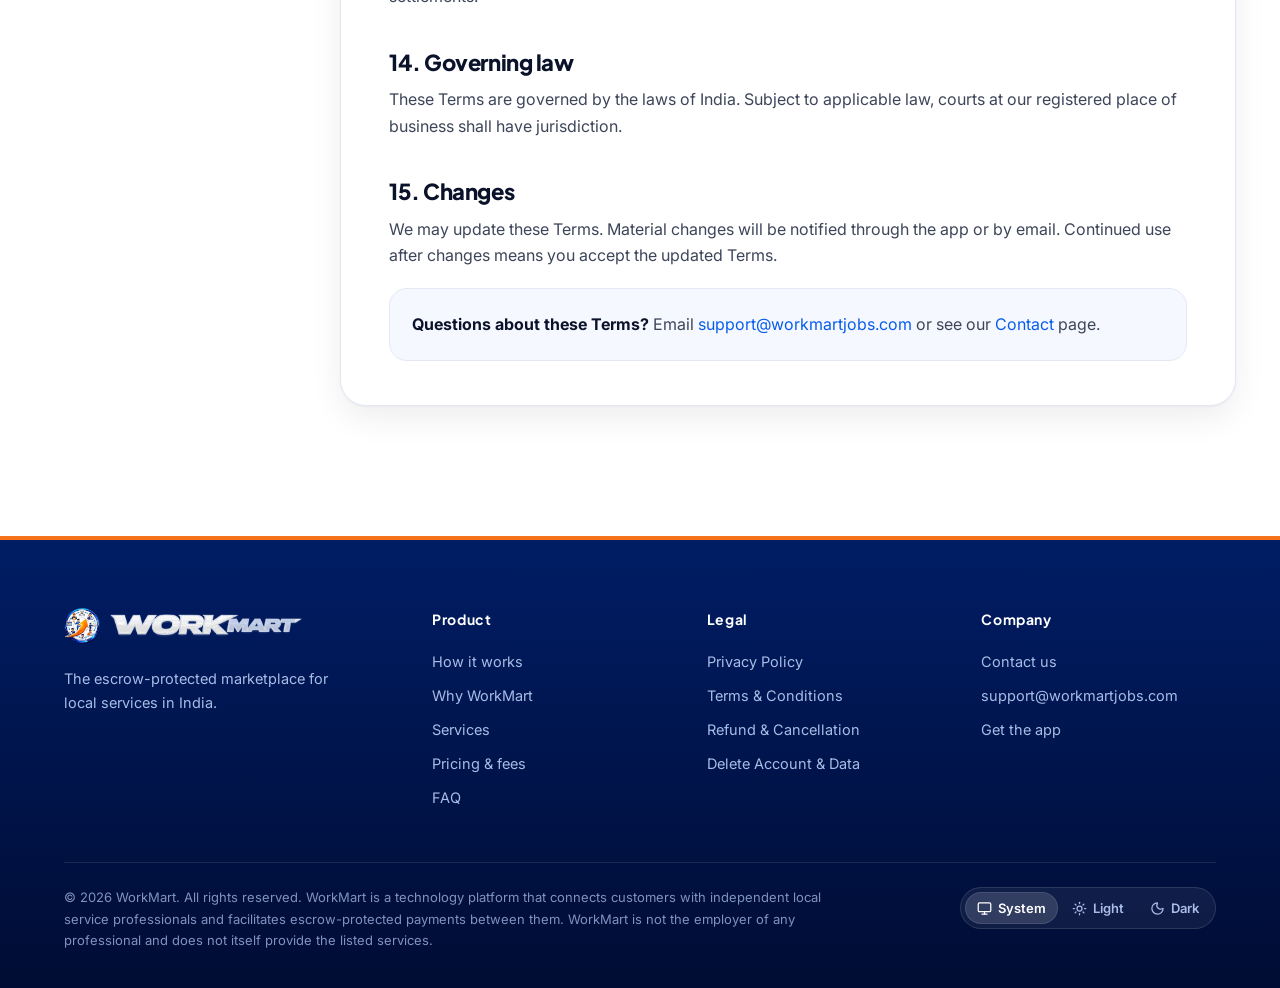
<file: terms.html>
<!doctype html>
<html lang="en">
<head>
  <meta charset="utf-8" />
  <meta name="viewport" content="width=device-width, initial-scale=1" />
  <title>Terms &amp; Conditions — WorkMart</title>
  <meta name="description" content="The terms governing your use of WorkMart's escrow-protected local services marketplace." />
  <link rel="stylesheet" href="styles.css" />
  <link rel="preconnect" href="https://fonts.googleapis.com" />
  <link rel="preconnect" href="https://fonts.gstatic.com" crossorigin />
  <link href="https://fonts.googleapis.com/css2?family=Inter:wght@400;500;600;700&family=Plus+Jakarta+Sans:wght@700;800&display=swap" rel="stylesheet" />
  <meta name="theme-color" content="#001d65" />
  <link rel="icon" type="image/png" href="assets/favicon.png" />
  <link rel="canonical" href="https://workmartjobs.com/terms.html" />
  <meta property="og:type" content="website" />
  <meta property="og:site_name" content="WorkMart" />
  <meta property="og:title" content="Terms &amp; Conditions — WorkMart" />
  <meta property="og:url" content="https://workmartjobs.com/terms.html" />
  <meta name="twitter:card" content="summary" />
  <script>(function(d){d.classList.add('js');var t;try{t=localStorage.getItem('wm-theme')}catch(e){}if(t!=='light'&&t!=='dark')t=matchMedia('(prefers-color-scheme: dark)').matches?'dark':'light';d.setAttribute('data-theme',t)})(document.documentElement)</script>
  <script src="site.js" defer></script>
</head>
<body>
  <!-- SITE-HEADER:START -->
  <header class="nav">
    <div class="nav-inner">
      <a class="brand" href="index.html" aria-label="WorkMart home">
        <img class="emblem" src="assets/img/emblem.webp" alt="" width="36" height="36" />
        <img class="wordmark wm-silver" src="assets/img/wordmark-silver.webp" alt="WorkMart" width="192" height="23" />
        <img class="wordmark wm-blue" src="assets/img/wordmark-blue.webp" alt="" aria-hidden="true" width="192" height="23" />
      </a>
      <nav class="nav-links" aria-label="Main">
        <a href="index.html#how">How it works</a>
        <a href="index.html#trust">Why WorkMart</a>
        <a href="index.html#services">Services</a>
        <a href="pricing.html">Pricing</a>
        <a href="index.html#faq">FAQ</a>
        <a href="contact.html">Contact</a>
      </nav>
      <div class="nav-cta">
        <button class="theme-toggle" type="button" aria-label="Switch to dark theme" title="Switch to dark theme"><svg class="i ic-moon"><use href="assets/icons.svg#i-moon"></use></svg><svg class="i ic-sun"><use href="assets/icons.svg#i-sun"></use></svg></button>
        <a class="btn btn-sm btn-light" href="https://play.google.com/store/apps/details?id=com.workmart.app">Get the app</a>
        <button class="nav-toggle" type="button" aria-label="Menu" aria-expanded="false" aria-controls="mnav"><svg class="i"><use href="assets/icons.svg#i-menu"></use></svg></button>
      </div>
    </div>
  </header>
  <div class="mnav" id="mnav" hidden>
    <a href="index.html#how">How it works</a>
    <a href="index.html#trust">Why WorkMart</a>
    <a href="index.html#services">Services</a>
    <a href="pricing.html">Pricing</a>
    <a href="index.html#faq">FAQ</a>
    <a href="contact.html">Contact</a>
    <div class="mnav-small"><a href="privacy.html">Privacy Policy</a><a href="terms.html">Terms &amp; Conditions</a><a href="refunds.html">Refunds</a></div>
    <a class="play-badge" href="https://play.google.com/store/apps/details?id=com.workmart.app"><img src="assets/img/google-play-badge.png" alt="Get it on Google Play" width="180" height="54" /></a>
  </div>
  <!-- SITE-HEADER:END -->

  <section class="page-hero">
    <div class="wrap">
      <p class="eyebrow" style="color:#ffb27d">WorkMart</p>
      <h1>Terms &amp; Conditions</h1>
      <p>Last updated: 21 July 2026</p>
    </div>
    <svg class="chevron" viewBox="0 0 100 44" preserveAspectRatio="none" aria-hidden="true"><polygon class="page" points="0,0 100,0 100,44 0,44" /><polygon class="bev" points="0,0 100,0 100,7 50,44 0,7" /><polygon class="nav-fill" points="0,0 100,0 50,37" /></svg>
  </section>

  <div class="legal">
    <div class="wrap">

      <div class="intro">
        These Terms &amp; Conditions ("Terms") govern your access to and use of the WorkMart mobile application and services (the "Platform"). By creating an account or using WorkMart, you agree to these Terms. If you do not agree, please do not use the Platform.
      </div>

      <h2>1. What WorkMart is</h2>
      <p>WorkMart is a technology platform that connects two kinds of users: <strong>Providers</strong> (people or businesses who request local services) and <strong>Workers</strong> (independent professionals who offer and perform those services). WorkMart also provides an escrow facility, through a licensed payment partner, so that a Provider's payment is held securely and released to the Worker when the service is confirmed complete.</p>
      <p><strong>WorkMart is a facilitator and marketplace only.</strong> WorkMart is not the employer of any Worker, is not a party to the service contract between a Provider and a Worker, and does not itself perform any of the services. Workers are independent service providers, not employees or agents of WorkMart.</p>

      <h2>2. Eligibility</h2>
      <ul>
        <li>You must be at least 18 years old and legally able to enter into contracts.</li>
        <li>You must complete identity verification (KYC) where required to post jobs, be paid, or access certain features.</li>
        <li>You must provide accurate information and keep it up to date.</li>
      </ul>

      <h2>3. Accounts &amp; security</h2>
      <p>You are responsible for the activity on your account and for keeping your login credentials secure. Notify us immediately of any unauthorised use. We may suspend or terminate accounts that violate these Terms, engage in fraud, or create risk for other users.</p>

      <h2>4. Posting and accepting jobs</h2>
      <ul>
        <li>A Provider posts a job with a description, category, date/time, location and budget, and funds the total amount (budget + platform fee) into escrow.</li>
        <li>Workers may apply. The Provider selects one Worker; other applicants are automatically declined for that job.</li>
        <li>A Worker may be accepted for a job only if they are not already committed to another job whose time overlaps (including a travel buffer). This prevents double-booking.</li>
        <li>Both parties agree to deal honestly, communicate through the app, and complete the job as described.</li>
      </ul>

      <h2>5. Verification codes</h2>
      <p>To confirm a job genuinely happened, WorkMart uses two codes: a <strong>start code</strong> the Provider shares with the Worker on arrival, and a <strong>completion code</strong> the Worker shares with the Provider once the work and photo proof are submitted. The Provider must enter the completion code before payment is released. You agree not to share these codes except as intended by the flow, or to use them to misrepresent whether work was done.</p>

      <h2>6. Payments, escrow &amp; payouts</h2>
      <ul>
        <li>Payments are collected and held in escrow through our payment partner (e.g. Razorpay). WorkMart does not itself hold customer funds outside this arrangement.</li>
        <li>WorkMart charges a <strong>platform fee</strong> as described on our <a href="pricing.html">Pricing</a> page. The fee is shown to the Provider before payment.</li>
        <li>When a Provider confirms completion (after entering the completion code), the Worker's earning is released to their verified bank account. Optional tips go 100% to the Worker and are final once captured.</li>
        <li>Refunds and cancellations are governed by our <a href="refunds.html">Refund &amp; Cancellation Policy</a>.</li>
        <li>You are responsible for your own taxes on income earned or payments made through the Platform.</li>
      </ul>

      <h2>7. Conduct &amp; prohibited use</h2>
      <p>You agree not to:</p>
      <ul>
        <li>Post illegal, unsafe, fraudulent or misleading jobs, or jobs that require illegal work;</li>
        <li>Impersonate others, provide false KYC, or manipulate ratings, codes or the escrow flow;</li>
        <li>Take payment or complete work outside the Platform to avoid fees or protections;</li>
        <li>Harass, threaten or endanger any user; or</li>
        <li>Attempt to disrupt, reverse-engineer or misuse the Platform.</li>
      </ul>

      <h2>8. Ratings, reviews &amp; trust score</h2>
      <p>After a job, both parties may leave a review. WorkMart maintains a trust score based on behaviour on the Platform. Reviews must be honest and relevant. We may remove content that is abusive, fake or unlawful.</p>

      <h2>9. Disputes</h2>
      <p>If a job goes wrong, either party may raise a dispute in the app before payment is released. WorkMart will review the evidence (chat, photos, location, codes) and decide a fair outcome — release to the Worker, refund to the Provider, or a split. WorkMart's dispute decision, made in good faith, is final for the purposes of releasing or refunding the escrowed amount. This does not affect your legal rights.</p>

      <h2>10. Safety</h2>
      <p>WorkMart provides safety features including an SOS alert. These are aids, not a substitute for emergency services. In an emergency, contact the police (112) or relevant authorities directly.</p>

      <h2>11. Disclaimers &amp; limitation of liability</h2>
      <p>WorkMart provides the Platform "as is". We do not guarantee the quality, safety or legality of any job or the conduct of any user, and we are not responsible for the acts or omissions of Providers or Workers. To the maximum extent permitted by law, WorkMart's total liability arising from your use of the Platform is limited to the platform fees you paid to WorkMart for the transaction giving rise to the claim.</p>

      <h2>12. Indemnity</h2>
      <p>You agree to indemnify WorkMart against claims arising from your breach of these Terms, your content, or your conduct on or off the Platform in connection with a job.</p>

      <h2>13. Suspension &amp; termination</h2>
      <p>We may suspend or terminate your access for breach of these Terms, fraud, or legal/safety reasons. You may stop using and delete your account at any time, subject to completing any in-progress jobs and settlements.</p>

      <h2>14. Governing law</h2>
      <p>These Terms are governed by the laws of India. Subject to applicable law, courts at our registered place of business shall have jurisdiction.</p>

      <h2>15. Changes</h2>
      <p>We may update these Terms. Material changes will be notified through the app or by email. Continued use after changes means you accept the updated Terms.</p>

      <div class="contact-box">
        <p style="margin:0;"><strong>Questions about these Terms?</strong> Email <a href="mailto:support@workmartjobs.com">support@workmartjobs.com</a> or see our <a href="contact.html">Contact</a> page.</p>
      </div>
    </div>
  </div>

  <!-- SITE-FOOTER:START -->
  <footer class="site">
    <div class="wrap">
      <div class="foot">
        <div>
          <a class="brand" href="index.html" aria-label="WorkMart home">
            <img class="emblem" src="assets/img/emblem.webp" alt="" width="36" height="36" />
            <img class="wordmark wm-silver" src="assets/img/wordmark-silver.webp" alt="WorkMart" width="192" height="23" />
          </a>
          <p>The escrow-protected marketplace for local services in India.</p>
        </div>
        <div>
          <h4>Product</h4>
          <a href="index.html#how">How it works</a>
          <a href="index.html#trust">Why WorkMart</a>
          <a href="index.html#services">Services</a>
          <a href="pricing.html">Pricing &amp; fees</a>
          <a href="index.html#faq">FAQ</a>
        </div>
        <div>
          <h4>Legal</h4>
          <a href="privacy.html">Privacy Policy</a>
          <a href="terms.html">Terms &amp; Conditions</a>
          <a href="refunds.html">Refund &amp; Cancellation</a>
          <a href="delete-account.html">Delete Account &amp; Data</a>
        </div>
        <div>
          <h4>Company</h4>
          <a href="contact.html">Contact us</a>
          <a href="mailto:support@workmartjobs.com">support@workmartjobs.com</a>
          <a href="https://play.google.com/store/apps/details?id=com.workmart.app">Get the app</a>
        </div>
      </div>
      <div class="legalline">
        <p>© <span data-year>2026</span> WorkMart. All rights reserved. WorkMart is a technology platform that connects customers with independent local service professionals and facilitates escrow-protected payments between them. WorkMart is not the employer of any professional and does not itself provide the listed services.</p>
        <div class="theme-pick" role="group" aria-label="Theme">
          <button type="button" data-theme-set="system" aria-pressed="true"><svg class="i"><use href="assets/icons.svg#i-monitor"></use></svg>System</button>
          <button type="button" data-theme-set="light" aria-pressed="false"><svg class="i"><use href="assets/icons.svg#i-sun"></use></svg>Light</button>
          <button type="button" data-theme-set="dark" aria-pressed="false"><svg class="i"><use href="assets/icons.svg#i-moon"></use></svg>Dark</button>
        </div>
      </div>
    </div>
  </footer>
  <!-- SITE-FOOTER:END -->
</body>
</html>
</file>
<file: styles.css>
/* ═══════════════════════════════════════════════════════════════════════════
   WorkMart — website
   One visual system with the app: navy heroes ending in the orange-bevelled
   chevron, Plus Jakarta Sans for display type, Inter for reading, the app's
   Lucide icon family (assets/icons.svg), light + dark themes.
   Motion is transform/opacity only and switches off under reduced motion.
   ═══════════════════════════════════════════════════════════════════════════ */

:root {
  --navy-lift: #00287d;
  --navy:      #001d65;
  --navy-deep: #00134a;
  --navy-ink:  #000c33;
  --blue:   #085ceb;
  --blue-2: #2f74ff;
  --blue-3: #003cd4;
  --bevel:  #f5741b;
  --green:  #16a34a;
  --gold:   #d99a06;

  --ink:    #0b132b;
  --body:   #3d4559;
  --muted:  #6b7387;
  --line:   #e3e8f4;
  --bg:     #ffffff;
  --soft:   #f5f8fe;
  --card:   #ffffff;
  --tint:   #edf3ff;
  --shadow: 0 1px 2px rgba(11,19,43,.04), 0 12px 32px rgba(11,19,43,.07);
  --shadow-lg: 0 2px 6px rgba(11,19,43,.05), 0 30px 70px rgba(11,19,43,.12);

  --font: "Inter", system-ui, -apple-system, "Segoe UI", Roboto, Arial, sans-serif;
  --display: "Plus Jakarta Sans", var(--font);
  --ease: cubic-bezier(.22, 1, .36, 1);
  --wrap: 1200px;
  color-scheme: light;
}

/* Dark theme: follows the device unless the visitor picked one (site.js sets
   data-theme on <html> before first paint). */
@media (prefers-color-scheme: dark) {
  :root:not([data-theme="light"]) {
    --ink:    #f2f5ff;
    --body:   #c4cbe0;
    --muted:  #8f98b3;
    --line:   #1d2742;
    --bg:     #070c1c;
    --soft:   #0b1226;
    --card:   #0f1730;
    --tint:   #111d3d;
    --shadow: 0 1px 2px rgba(0,0,0,.3), 0 12px 32px rgba(0,0,0,.35);
    --shadow-lg: 0 2px 6px rgba(0,0,0,.35), 0 30px 70px rgba(0,0,0,.5);
    color-scheme: dark;
  }
}
:root[data-theme="dark"] {
  --ink:    #f2f5ff;
  --body:   #c4cbe0;
  --muted:  #8f98b3;
  --line:   #1d2742;
  --bg:     #070c1c;
  --soft:   #0b1226;
  --card:   #0f1730;
  --tint:   #111d3d;
  --shadow: 0 1px 2px rgba(0,0,0,.3), 0 12px 32px rgba(0,0,0,.35);
  --shadow-lg: 0 2px 6px rgba(0,0,0,.35), 0 30px 70px rgba(0,0,0,.5);
  color-scheme: dark;
}

*, *::before, *::after { box-sizing: border-box; }
* { margin: 0; padding: 0; }
html { scroll-behavior: smooth; -webkit-text-size-adjust: 100%; }
body {
  font-family: var(--font); color: var(--body); background: var(--bg);
  line-height: 1.65; font-size: 16px;
  -webkit-font-smoothing: antialiased; -moz-osx-font-smoothing: grayscale;
  text-rendering: optimizeLegibility; overflow-x: hidden;
}
img { max-width: 100%; display: block; }
a { color: var(--blue); text-decoration: none; }
a:hover { text-decoration: underline; }
:focus-visible { outline: 3px solid color-mix(in srgb, var(--blue-2) 70%, transparent); outline-offset: 3px; border-radius: 6px; }
.wrap { max-width: var(--wrap); margin: 0 auto; padding: 0 24px; }
.i { width: 1em; height: 1em; flex-shrink: 0; fill: none; stroke: currentColor; stroke-width: 2; stroke-linecap: round; stroke-linejoin: round; }
.sr-only { position: absolute; width: 1px; height: 1px; overflow: hidden; clip: rect(0 0 0 0); white-space: nowrap; }
section[id] { scroll-margin-top: 76px; }

h1, h2, h3 { font-family: var(--display); color: var(--ink); letter-spacing: -0.02em; line-height: 1.12; font-weight: 800; text-wrap: balance; }

/* ── Buttons ────────────────────────────────────────────────────────────── */
.btn {
  display: inline-flex; align-items: center; justify-content: center; gap: 8px;
  height: 52px; padding: 0 24px; border-radius: 14px;
  font-weight: 700; font-size: 15.5px; white-space: nowrap;
  transition: transform .25s var(--ease), box-shadow .25s var(--ease), background .2s, border-color .2s;
}
.btn:hover { text-decoration: none; transform: translateY(-2px); }
.btn:active { transform: translateY(0) scale(.98); }
.btn .i { font-size: 18px; transition: transform .25s var(--ease); }
.btn:hover .i { transform: translateX(3px); }
.btn-primary { background: linear-gradient(135deg, var(--blue-2), var(--blue-3)); color: #fff; box-shadow: 0 10px 26px rgba(0,60,212,.35); }
.btn-primary:hover { box-shadow: 0 16px 34px rgba(0,60,212,.45); }
.btn-glass { color: #fff; background: rgba(255,255,255,.08); border: 1px solid rgba(255,255,255,.24); backdrop-filter: blur(8px); }
.btn-glass:hover { background: rgba(255,255,255,.14); border-color: rgba(255,255,255,.45); }
.btn-outline { color: var(--ink); background: var(--card); border: 1px solid var(--line); }
.btn-outline:hover { border-color: var(--blue); }
.btn-sm { height: 40px; padding: 0 16px; border-radius: 11px; font-size: 14px; }
.btn-light { background: #fff; color: var(--navy); box-shadow: 0 6px 18px rgba(0,0,0,.18); }
.play-badge { display: inline-block; border-radius: 12px; transition: transform .25s var(--ease), filter .25s; }
.play-badge img { height: 54px; width: auto; }
.play-badge:hover { transform: translateY(-2px); filter: drop-shadow(0 10px 20px rgba(0,0,0,.35)); }

/* ── Header ─────────────────────────────────────────────────────────────── */
.nav { position: fixed; inset: 0 0 auto 0; z-index: 60; transition: background .35s, box-shadow .35s, border-color .35s; border-bottom: 1px solid transparent; }
.nav-inner { max-width: 1280px; margin: 0 auto; height: 68px; padding: 0 24px; display: flex; align-items: center; gap: 24px; }
.brand { display: flex; align-items: center; gap: 10px; flex-shrink: 0; }
.brand:hover { text-decoration: none; }
.brand .emblem { width: 36px; height: 36px; }
.brand .wordmark { height: 23px; width: auto; }
.brand .wm-blue { display: none; }
.nav-links { display: flex; gap: 4px; margin-left: auto; }
.nav-links a { color: rgba(255,255,255,.82); font-size: 14.5px; font-weight: 600; padding: 8px 12px; border-radius: 10px; transition: color .2s, background .2s; }
.nav-links a:hover { color: #fff; background: rgba(255,255,255,.08); text-decoration: none; }
.nav-cta { display: flex; align-items: center; gap: 10px; }
.nav-toggle, .theme-toggle { display: none; position: relative; width: 42px; height: 42px; border-radius: 12px; border: 1px solid rgba(255,255,255,.22); background: rgba(255,255,255,.08); color: #fff; cursor: pointer; align-items: center; justify-content: center; transition: background .2s, border-color .2s, color .2s; }
.nav-toggle:hover, .theme-toggle:hover { background: rgba(255,255,255,.16); border-color: rgba(255,255,255,.42); }
.nav-toggle .i { font-size: 20px; }
/* Theme switch: sun and moon swap with a turn. Needs JS, so hidden without it. */
.js .theme-toggle { display: inline-flex; }
.theme-toggle .i { position: absolute; font-size: 19px; transition: transform .55s var(--ease), opacity .3s var(--ease); }
.theme-toggle .ic-sun { opacity: 0; transform: rotate(-90deg) scale(.4); }
[data-theme="dark"] .theme-toggle .ic-sun { opacity: 1; transform: none; }
[data-theme="dark"] .theme-toggle .ic-moon { opacity: 0; transform: rotate(90deg) scale(.4); }

/* Solid state: after scrolling past the hero, and always on policy pages. */
.nav.is-solid { background: color-mix(in srgb, var(--bg) 82%, transparent); backdrop-filter: saturate(180%) blur(16px); -webkit-backdrop-filter: saturate(180%) blur(16px); border-bottom-color: var(--line); }
.nav.is-solid .nav-links a { color: var(--body); }
.nav.is-solid .nav-links a:hover { color: var(--blue); background: var(--tint); }
.nav.is-solid .btn-light { background: linear-gradient(135deg, var(--blue-2), var(--blue-3)); color: #fff; box-shadow: 0 6px 16px rgba(0,60,212,.28); }
.nav.is-solid .nav-toggle, .nav.is-solid .theme-toggle { color: var(--ink); border-color: var(--line); background: var(--card); }
.nav.is-solid .nav-toggle:hover, .nav.is-solid .theme-toggle:hover { color: var(--blue); border-color: var(--blue); }
@media (prefers-color-scheme: light) {
  :root:not([data-theme="dark"]) .nav.is-solid .wm-silver { display: none; }
  :root:not([data-theme="dark"]) .nav.is-solid .wm-blue { display: block; }
}
:root[data-theme="light"] .nav.is-solid .wm-silver { display: none; }
:root[data-theme="light"] .nav.is-solid .wm-blue { display: block; }

/* The theme change is drawn as a circle spreading from the switch
   (View Transitions; browsers without it simply switch). */
::view-transition-old(root), ::view-transition-new(root) { animation: none; mix-blend-mode: normal; }

/* Mobile menu */
.mnav { position: fixed; inset: 68px 0 0 0; z-index: 59; background: color-mix(in srgb, var(--bg) 96%, transparent); backdrop-filter: blur(20px); padding: 20px 24px 40px; overflow: auto; opacity: 0; transform: translateY(-8px); transition: opacity .3s var(--ease), transform .3s var(--ease); pointer-events: none; }
.mnav.open { opacity: 1; transform: none; pointer-events: auto; }
.mnav a { display: block; color: var(--ink); font-family: var(--display); font-weight: 700; font-size: 22px; padding: 12px 0; border-bottom: 1px solid var(--line); }
.mnav a:hover { text-decoration: none; color: var(--blue); }
.mnav .mnav-small a { font-family: var(--font); font-size: 15px; font-weight: 600; color: var(--muted); border: 0; padding: 8px 0; }
.mnav .play-badge { margin-top: 24px; }
body.menu-open { overflow: hidden; }

/* ── Hero ───────────────────────────────────────────────────────────────── */
.hero { position: relative; overflow: hidden; color: #fff; background: linear-gradient(180deg, var(--navy-lift) 0%, var(--navy) 55%, var(--navy-deep) 100%); padding: 148px 0 140px; isolation: isolate; }
.hero-bg { position: absolute; inset: 0; z-index: -1; pointer-events: none; }
.aurora { position: absolute; border-radius: 50%; filter: blur(70px); opacity: .55; will-change: transform; }
.aurora.a1 { width: 640px; height: 640px; right: -120px; top: -220px; background: radial-gradient(circle, #2f74ff, transparent 65%); animation: aurora1 18s var(--ease) infinite alternate; }
.aurora.a2 { width: 520px; height: 520px; left: -200px; top: 30%; background: radial-gradient(circle, #1aa3ff, transparent 65%); opacity: .28; animation: aurora2 22s var(--ease) infinite alternate; }
.aurora.a3 { width: 420px; height: 420px; left: 34%; bottom: -260px; background: radial-gradient(circle, var(--bevel), transparent 65%); opacity: .16; animation: aurora1 26s var(--ease) infinite alternate-reverse; }
@keyframes aurora1 { from { transform: translate3d(0,0,0) scale(1); } to { transform: translate3d(-80px,60px,0) scale(1.15); } }
@keyframes aurora2 { from { transform: translate3d(0,0,0) scale(1); } to { transform: translate3d(90px,-40px,0) scale(1.1); } }
.grid-dots { position: absolute; inset: 0; background-image: radial-gradient(rgba(255,255,255,.09) 1px, transparent 1.2px); background-size: 26px 26px; -webkit-mask-image: radial-gradient(ellipse 70% 60% at 70% 40%, #000 20%, transparent 75%); mask-image: radial-gradient(ellipse 70% 60% at 70% 40%, #000 20%, transparent 75%); }

.hero-grid { display: grid; grid-template-columns: 1.08fr .92fr; gap: 56px; align-items: center; }
.pill { display: inline-flex; align-items: center; gap: 10px; flex-wrap: wrap; padding: 8px 16px 8px 12px; border-radius: 999px; background: rgba(255,255,255,.08); border: 1px solid rgba(255,255,255,.18); color: #dce6ff; font-size: 13.5px; font-weight: 600; backdrop-filter: blur(6px); }
.pill .i { font-size: 17px; color: #5ee0a0; }
.pill b { color: #fff; }
.pill-sep { width: 4px; height: 4px; border-radius: 50%; background: rgba(255,255,255,.4); }
.hero h1 { color: #fff; font-size: clamp(40px, 5.4vw, 68px); line-height: 1.04; letter-spacing: -0.035em; margin-top: 24px; }
.grad { background: linear-gradient(100deg, #fff 0%, #bcd2ff 45%, #8fb4ff 75%, #ffc79e 100%); -webkit-background-clip: text; background-clip: text; color: transparent; }
.hero .lead { margin-top: 22px; font-size: clamp(16.5px, 1.4vw, 19px); line-height: 1.6; color: #c2d2f5; max-width: 560px; }
.cta-row { display: flex; align-items: center; gap: 14px; flex-wrap: wrap; margin-top: 34px; }
.hero-proof { list-style: none; display: flex; flex-wrap: wrap; gap: 10px 22px; margin-top: 28px; color: #a9bce6; font-size: 14px; font-weight: 600; }
.hero-proof li { display: inline-flex; align-items: center; gap: 7px; }
.hero-proof .i { font-size: 17px; color: #5ee0a0; }

/* Phone + floating glass cards */
.hero-visual { position: relative; display: flex; justify-content: center; perspective: 1400px; min-height: 600px; align-items: center; }
.device { position: relative; width: 300px; border-radius: 46px; padding: 10px; background: linear-gradient(145deg, #1b2442, #070b18); box-shadow: 0 0 0 1px rgba(255,255,255,.1) inset, 0 0 0 7px rgba(255,255,255,.03), 0 40px 90px rgba(0,5,30,.55), 0 10px 30px rgba(0,5,30,.4); }
.device::after { content: ""; position: absolute; inset: 10px; border-radius: 37px; pointer-events: none; background: linear-gradient(115deg, rgba(255,255,255,.14) 0%, rgba(255,255,255,0) 32%); }
.device img { width: 100%; height: auto; border-radius: 37px; }
.hero .device { transform: rotateY(var(--ry, -10deg)) rotateX(var(--rx, 4deg)); transform-style: preserve-3d; transition: transform .6s var(--ease); }
.float-card { position: absolute; display: flex; align-items: center; gap: 12px; padding: 12px 16px 12px 12px; border-radius: 18px; background: rgba(6,20,62,.74); border: 1px solid rgba(255,255,255,.2); backdrop-filter: blur(16px) saturate(150%); -webkit-backdrop-filter: blur(16px) saturate(150%); box-shadow: 0 18px 40px rgba(0,5,30,.35); color: #fff; font-size: 14px; line-height: 1.3; will-change: transform; }
.float-card b { display: block; font-weight: 700; font-size: 15px; }
.float-card small { color: #bcd0f5; font-size: 12.5px; }
.fc-ico { width: 40px; height: 40px; border-radius: 12px; display: grid; place-items: center; flex-shrink: 0; }
.fc-ico .i { font-size: 21px; }
.fc-ico.green { background: rgba(94,224,160,.18); color: #5ee0a0; }
.fc-ico.blue { background: rgba(122,167,255,.2); color: #a9c6ff; }
.fc-ico.orange { background: rgba(245,116,27,.2); color: #ffb27d; }
.fc-escrow { left: -17%; bottom: 8%; animation: floaty 7s ease-in-out infinite; }
.fc-kyc { right: -15%; top: 9%; animation: floaty 8.5s ease-in-out infinite reverse; }
.fc-code { right: -19%; top: 47%; animation: floaty 9s ease-in-out infinite; animation-delay: -3s; }
.fc-code .digits { display: flex; gap: 5px; margin-top: 5px; }
.fc-code .digits span { width: 24px; height: 28px; border-radius: 7px; background: rgba(255,255,255,.14); border: 1px solid rgba(255,255,255,.2); display: grid; place-items: center; font-family: var(--display); font-weight: 800; font-size: 15px; }
@keyframes floaty { 0%,100% { translate: 0 0; } 50% { translate: 0 -12px; } }
.hero-glow { position: absolute; width: 420px; height: 420px; border-radius: 50%; background: radial-gradient(circle, rgba(47,116,255,.45), transparent 65%); filter: blur(30px); z-index: -1; }

/* The app's chevron: navy above, page colour below, orange bevel between. */
.chevron { position: absolute; left: 0; right: 0; bottom: -1px; width: 100%; height: 56px; display: block; }
.chevron .bev { fill: var(--bevel); }
.chevron .nav-fill { fill: var(--navy-deep); }
.chevron .page { fill: var(--bg); }

/* Entrance: staggered rise on load (only when JS is running). */
.js [data-in] { opacity: 0; transform: translateY(22px); animation: rise .9s var(--ease) forwards; animation-delay: calc(var(--d, 0) * 110ms + 120ms); }
@keyframes rise { to { opacity: 1; transform: none; } }
.js .hero-visual[data-in] { transform: translateY(40px) scale(.96); }

/* Scroll reveal */
.js [data-reveal] { opacity: 0; transform: translateY(28px); transition: opacity .9s var(--ease), transform .9s var(--ease); transition-delay: calc(var(--i, 0) * 90ms); }
.js [data-reveal].is-in { opacity: 1; transform: none; }

/* ── Trust strip ────────────────────────────────────────────────────────── */
.strip { padding: 34px 0 10px; }
.strip ul { list-style: none; display: flex; justify-content: center; flex-wrap: wrap; gap: 14px 42px; }
.strip li { display: inline-flex; align-items: center; gap: 10px; color: var(--body); font-weight: 600; font-size: 15px; }
.strip .i { font-size: 20px; color: var(--blue); }

/* ── Sections ───────────────────────────────────────────────────────────── */
.section { padding: 110px 0; position: relative; }
.section.soft { background: var(--soft); }
.sec-head { text-align: center; max-width: 720px; margin: 0 auto 64px; }
.eyebrow { display: inline-flex; align-items: center; gap: 8px; color: var(--blue); font-size: 12.5px; font-weight: 800; letter-spacing: .14em; text-transform: uppercase; }
.eyebrow::before { content: ""; width: 18px; height: 3px; border-radius: 3px; background: var(--bevel); }
.sec-head h2 { font-size: clamp(30px, 3.6vw, 46px); margin-top: 14px; }
.sec-head p { margin-top: 16px; font-size: 17.5px; color: var(--muted); }

/* How it works */
.steps { position: relative; display: grid; gap: 120px; }
.steps-line { position: absolute; left: 50%; top: 40px; bottom: 40px; width: 2px; transform: translateX(-50%); background: var(--line); border-radius: 2px; }
.steps-line i { position: absolute; inset: 0; transform-origin: top; transform: scaleY(var(--p, 0)); background: linear-gradient(var(--blue-2), var(--bevel)); border-radius: 2px; }
.step { display: grid; grid-template-columns: 1fr 1fr; gap: 96px; align-items: center; position: relative; }
.step.flip .step-copy { order: 2; }
.step-n { font-family: var(--display); font-weight: 800; font-size: 15px; color: var(--blue); display: inline-flex; align-items: center; gap: 10px; }
.step-n::after { content: ""; width: 34px; height: 2px; background: currentColor; opacity: .35; }
.step h3 { font-size: clamp(26px, 2.6vw, 34px); margin-top: 12px; }
.step p { margin-top: 14px; font-size: 17px; color: var(--body); }
.ticks { list-style: none; margin-top: 22px; display: grid; gap: 12px; }
.ticks li { display: flex; gap: 12px; align-items: flex-start; font-weight: 600; color: var(--ink); font-size: 15.5px; }
.ticks .i { font-size: 20px; color: var(--green); margin-top: 2px; }
.step-visual { display: flex; justify-content: center; position: relative; }
.step-visual::before { content: ""; position: absolute; inset: 8% 10%; border-radius: 40px; background: radial-gradient(circle at 50% 40%, color-mix(in srgb, var(--blue-2) 18%, transparent), transparent 70%); filter: blur(20px); z-index: 0; }
.step-visual > * { position: relative; z-index: 1; }
.device.sm { width: 280px; }

/* Coded app UI (steps 2 and 3) */
.ui-stack { width: min(400px, 100%); display: grid; gap: 14px; }
.ui-card { background: var(--card); border: 1px solid var(--line); border-radius: 20px; padding: 16px 18px; box-shadow: var(--shadow); display: flex; align-items: center; gap: 14px; }
.ui-card small { display: block; color: var(--muted); font-size: 12.5px; }
.ui-card b { color: var(--ink); font-family: var(--display); font-weight: 700; }
.avatar { width: 46px; height: 46px; border-radius: 50%; display: grid; place-items: center; font-family: var(--display); font-weight: 800; color: #fff; background: linear-gradient(135deg, #2f74ff, #003cd4); flex-shrink: 0; }
.avatar.alt { background: linear-gradient(135deg, #8b97b3, #5c6884); }
.who { flex: 1; min-width: 0; }
.who b { display: block; font-size: 16px; }
.meta { display: flex; gap: 10px; flex-wrap: wrap; margin-top: 4px; font-size: 12.5px; color: var(--muted); }
.meta span { display: inline-flex; align-items: center; gap: 4px; }
.tier { display: inline-flex; align-items: center; gap: 4px; padding: 2px 8px; border-radius: 999px; font-size: 11.5px; font-weight: 700; }
.tier.gold { background: rgba(217,154,6,.14); color: var(--gold); }
.tier.silver { background: rgba(120,132,160,.16); color: #7a86a3; }
.ask { text-align: right; }
.ask b { font-size: 19px; }
.ui-card.dim { opacity: .62; transform: scale(.97); }
.ui-card.picked { border-color: color-mix(in srgb, var(--blue) 55%, var(--line)); box-shadow: 0 0 0 4px color-mix(in srgb, var(--blue) 12%, transparent), var(--shadow); }
.ui-card.escrow { background: linear-gradient(135deg, var(--navy-lift), var(--navy-deep)); border-color: transparent; color: #fff; }
.ui-card.escrow b { color: #fff; }
.ui-card.escrow small { color: #b9cbf2; }
.ico-round { width: 44px; height: 44px; border-radius: 14px; display: grid; place-items: center; flex-shrink: 0; }
.ico-round .i { font-size: 22px; }
.ico-round.green { background: rgba(94,224,160,.16); color: #5ee0a0; }
.ui-card .lock { margin-left: auto; color: #8fb0ef; }
.ui-btn { display: flex; align-items: center; justify-content: center; gap: 8px; height: 52px; border-radius: 16px; color: #fff; font-weight: 700; background: linear-gradient(135deg, var(--blue-2), var(--blue-3)); box-shadow: 0 12px 26px rgba(0,60,212,.3); }
.code-card { display: block; text-align: center; padding: 22px; }
.code-boxes { display: flex; justify-content: center; gap: 10px; margin-top: 12px; }
.code-boxes span { width: 54px; height: 64px; border-radius: 14px; display: grid; place-items: center; font-family: var(--display); font-weight: 800; font-size: 28px; color: var(--ink); background: var(--soft); border: 1.5px solid var(--line); }
.js .code-boxes span { opacity: 0; transform: translateY(10px) scale(.9); transition: opacity .5s var(--ease), transform .5s var(--ease), border-color .4s; }
.js .is-in .code-boxes span { opacity: 1; transform: none; border-color: color-mix(in srgb, var(--blue) 45%, var(--line)); }
.js .is-in .code-boxes span:nth-child(1) { transition-delay: .35s; }
.js .is-in .code-boxes span:nth-child(2) { transition-delay: .5s; }
.js .is-in .code-boxes span:nth-child(3) { transition-delay: .65s; }
.js .is-in .code-boxes span:nth-child(4) { transition-delay: .8s; }
.ui-card.released { border-color: color-mix(in srgb, var(--green) 40%, var(--line)); }
.tick { width: 46px; height: 46px; border-radius: 50%; display: grid; place-items: center; background: var(--green); color: #fff; flex-shrink: 0; }
.tick .i { font-size: 24px; stroke-width: 3; }
.js .tick { transform: scale(.4); opacity: 0; transition: transform .6s cubic-bezier(.34,1.56,.64,1) 1.05s, opacity .3s 1.05s; }
.js .is-in .tick { transform: none; opacity: 1; }
.stars { display: flex; gap: 2px; color: #f5a524; }
.stars .i { font-size: 16px; fill: currentColor; }
.review-q { font-size: 14.5px; color: var(--ink); font-weight: 600; margin-top: 4px; }

/* Bento: why WorkMart */
.bento { display: grid; grid-template-columns: repeat(3, 1fr); gap: 20px; }
.tile { position: relative; overflow: hidden; background: var(--card); border: 1px solid var(--line); border-radius: 26px; padding: 30px; box-shadow: var(--shadow); transition: transform .45s var(--ease), box-shadow .45s var(--ease), border-color .3s; }
.tile:hover { transform: translateY(-4px); box-shadow: var(--shadow-lg); border-color: color-mix(in srgb, var(--blue) 30%, var(--line)); }
.tile.wide { grid-column: span 2; }
.tile h3 { font-size: 21px; margin-top: 18px; }
.tile p { margin-top: 8px; color: var(--body); font-size: 15.5px; }
.t-ico { width: 52px; height: 52px; border-radius: 16px; display: grid; place-items: center; background: var(--tint); color: var(--blue); }
.t-ico .i { font-size: 25px; }
.t-ico.gold { background: rgba(217,154,6,.13); color: var(--gold); }
.t-ico.green { background: rgba(22,163,74,.12); color: var(--green); }
.t-ico.orange { background: rgba(245,116,27,.13); color: var(--bevel); }
.t-ico.pink { background: rgba(219,39,119,.11); color: #db2777; }
.tile.navy { background: linear-gradient(150deg, var(--navy-lift), var(--navy-deep)); border-color: transparent; color: #c2d2f5; }
.tile.navy h3 { color: #fff; }
.tile.navy p { color: #bcd0f5; }
.tile.navy .t-ico { background: rgba(255,255,255,.1); color: #a9c6ff; }
.flow { display: flex; align-items: center; gap: 10px; margin-top: 26px; flex-wrap: wrap; }
.flow-node { display: inline-flex; align-items: center; gap: 8px; padding: 10px 14px; border-radius: 14px; background: rgba(255,255,255,.08); border: 1px solid rgba(255,255,255,.16); color: #fff; font-weight: 600; font-size: 14px; }
.flow-node .i { font-size: 18px; color: #a9c6ff; }
.flow-node.held { border-color: rgba(94,224,160,.5); background: rgba(94,224,160,.12); }
.flow-node.held .i { color: #5ee0a0; }
.flow-line { position: relative; flex: 1; min-width: 28px; height: 2px; background: rgba(255,255,255,.18); border-radius: 2px; overflow: hidden; }
.flow-line::after { content: ""; position: absolute; top: 0; left: -40%; width: 40%; height: 100%; background: linear-gradient(90deg, transparent, #ffc79e, transparent); animation: travel 2.4s linear infinite; }
.flow-line:nth-of-type(4)::after { animation-delay: 1.2s; }
@keyframes travel { to { left: 100%; } }
.chips { display: flex; flex-wrap: wrap; gap: 8px; margin-top: 18px; }
.chip { display: inline-flex; align-items: center; gap: 6px; padding: 6px 12px; border-radius: 999px; background: var(--soft); border: 1px solid var(--line); font-size: 13px; font-weight: 600; color: var(--ink); }
.chip .i { font-size: 15px; }
.chip.gold { background: rgba(217,154,6,.12); border-color: rgba(217,154,6,.3); color: var(--gold); }
.chip.silver { background: rgba(120,132,160,.12); border-color: rgba(120,132,160,.3); color: #7a86a3; }
.chip.bronze { background: rgba(176,101,48,.12); border-color: rgba(176,101,48,.3); color: #b06530; }
.ring-wrap { display: flex; align-items: center; gap: 18px; margin-top: 20px; }
.ring { width: 92px; height: 92px; position: relative; flex-shrink: 0; }
.ring svg { width: 100%; height: 100%; transform: rotate(-90deg); }
.ring circle { fill: none; stroke-width: 8; }
.ring .track { stroke: var(--line); }
.ring .arc { stroke: url(#ringGrad); stroke-linecap: round; stroke-dasharray: 239; stroke-dashoffset: 239; transition: stroke-dashoffset 1.6s var(--ease) .2s; }
.is-in .ring .arc, .no-motion .ring .arc { stroke-dashoffset: 19; }
.ring b { position: absolute; inset: 0; display: grid; place-items: center; font-family: var(--display); font-weight: 800; font-size: 26px; color: var(--ink); }
.ring-wrap small { color: var(--muted); font-size: 13.5px; }

/* Services */
.services-grid { display: grid; grid-template-columns: .9fr 1.1fr; gap: 72px; align-items: center; }
.services-grid h2 { font-size: clamp(30px, 3.6vw, 46px); margin-top: 14px; }
.services-grid p.lead { margin-top: 16px; font-size: 17.5px; color: var(--muted); }
.stat-row { display: flex; gap: 40px; margin-top: 30px; }
.stat b { display: block; font-family: var(--display); font-size: 40px; font-weight: 800; color: var(--ink); letter-spacing: -0.03em; line-height: 1; }
.stat span { color: var(--muted); font-size: 14px; font-weight: 600; }
.marquee { margin-top: 64px; display: grid; gap: 14px; -webkit-mask-image: linear-gradient(90deg, transparent, #000 8%, #000 92%, transparent); mask-image: linear-gradient(90deg, transparent, #000 8%, #000 92%, transparent); overflow: hidden; }
.marquee-row { display: flex; gap: 12px; width: max-content; animation: marquee 48s linear infinite; }
.marquee-row.rev { animation-direction: reverse; animation-duration: 56s; }
.marquee:hover .marquee-row { animation-play-state: paused; }
@keyframes marquee { to { transform: translateX(-50%); } }
.svc { display: inline-flex; align-items: center; gap: 10px; padding: 10px 18px 10px 10px; border-radius: 16px; background: var(--card); border: 1px solid var(--line); font-weight: 600; color: var(--ink); white-space: nowrap; box-shadow: 0 1px 2px rgba(11,19,43,.04); }
.svc span { width: 36px; height: 36px; border-radius: 11px; display: grid; place-items: center; background: var(--tint); color: var(--blue); }
.svc .i { font-size: 19px; }

/* Audience split */
.split { display: grid; grid-template-columns: 1fr 1fr; gap: 24px; }
.aud { border-radius: 30px; padding: 44px; position: relative; overflow: hidden; border: 1px solid var(--line); background: var(--card); box-shadow: var(--shadow); }
.aud h3 { font-size: clamp(26px, 2.6vw, 34px); }
.aud > p { margin-top: 12px; font-size: 16.5px; color: var(--muted); }
.aud .ticks { margin: 26px 0 32px; }
.aud.navy { background: linear-gradient(150deg, var(--navy-lift), var(--navy-deep)); border-color: transparent; color: #c2d2f5; }
.aud.navy h3, .aud.navy .ticks li { color: #fff; }
.aud.navy > p { color: #b9cbf2; }
.aud.navy .ticks .i { color: #5ee0a0; }
.aud .tag { display: inline-flex; align-items: center; gap: 8px; font-size: 13px; font-weight: 700; color: var(--blue); margin-bottom: 16px; }
.aud.navy .tag { color: #ffb27d; }
.aud .tag .i { font-size: 18px; }

/* Pricing */
.price-grid { display: grid; grid-template-columns: repeat(3, 1fr); gap: 20px; }
.price { background: var(--card); border: 1px solid var(--line); border-radius: 26px; padding: 32px; box-shadow: var(--shadow); }
.price .big { font-family: var(--display); font-weight: 800; font-size: 54px; color: var(--ink); letter-spacing: -0.04em; line-height: 1; margin-top: 18px; }
.price .big small { font-size: 18px; font-weight: 700; color: var(--muted); letter-spacing: 0; }
.price h3 { font-size: 19px; margin-top: 14px; }
.price p { margin-top: 8px; color: var(--body); font-size: 15px; }
.price.feature { border-color: color-mix(in srgb, var(--blue) 40%, var(--line)); box-shadow: 0 0 0 4px color-mix(in srgb, var(--blue) 8%, transparent), var(--shadow); }
.badge-offer { display: inline-flex; align-items: center; gap: 6px; padding: 5px 11px; border-radius: 999px; font-size: 12px; font-weight: 800; letter-spacing: .04em; text-transform: uppercase; background: rgba(245,116,27,.13); color: var(--bevel); }
.price-note { text-align: center; margin-top: 30px; color: var(--muted); font-size: 15px; }

/* FAQ */
.faq { max-width: 820px; margin: 0 auto; display: grid; gap: 12px; }
.faq details { background: var(--card); border: 1px solid var(--line); border-radius: 18px; transition: border-color .3s, box-shadow .3s; overflow: hidden; }
.faq details[open] { border-color: color-mix(in srgb, var(--blue) 35%, var(--line)); box-shadow: var(--shadow); }
.faq summary { cursor: pointer; list-style: none; display: flex; align-items: center; justify-content: space-between; gap: 16px; padding: 20px 22px; font-family: var(--display); font-weight: 700; font-size: 17px; color: var(--ink); }
.faq summary::-webkit-details-marker { display: none; }
.faq summary .i { font-size: 20px; color: var(--blue); transition: transform .35s var(--ease); flex-shrink: 0; }
.faq details[open] summary .i { transform: rotate(45deg); }
.faq .ans { padding: 0 22px 20px; color: var(--body); font-size: 15.5px; }

/* Final CTA */
.final { position: relative; overflow: hidden; border-radius: 36px; padding: 72px 64px; background: linear-gradient(150deg, var(--navy-lift), var(--navy) 55%, var(--navy-deep)); color: #c2d2f5; display: grid; grid-template-columns: 1.3fr .7fr; gap: 40px; align-items: center; isolation: isolate; }
.final::before { content: ""; position: absolute; width: 560px; height: 560px; right: -160px; top: -260px; border-radius: 50%; background: radial-gradient(circle, rgba(47,116,255,.5), transparent 65%); filter: blur(40px); z-index: -1; }
.final::after { content: ""; position: absolute; left: 0; right: 0; bottom: 0; height: 5px; background: var(--bevel); }
.final h2 { color: #fff; font-size: clamp(32px, 4vw, 52px); }
.final p { margin-top: 16px; font-size: 18px; max-width: 520px; }
.final .cta-row { margin-top: 30px; }
.qr { justify-self: end; text-align: center; background: #fff; border-radius: 24px; padding: 18px; box-shadow: 0 24px 50px rgba(0,5,30,.4); }
.qr img { width: 150px; height: 150px; }
.qr small { display: block; margin-top: 10px; color: #3d4559; font-weight: 700; font-size: 13px; }

/* ── Footer ─────────────────────────────────────────────────────────────── */
footer.site { margin-top: 110px; background: linear-gradient(180deg, var(--navy), var(--navy-ink)); color: #a9bce6; padding: 72px 0 36px; position: relative; }
footer.site::before { content: ""; position: absolute; left: 0; right: 0; top: 0; height: 4px; background: var(--bevel); }
.foot { display: grid; grid-template-columns: 1.4fr 1fr 1fr 1fr; gap: 40px; }
.foot p { margin-top: 16px; max-width: 300px; font-size: 14.5px; }
.foot h4 { color: #fff; font-family: var(--display); font-size: 14px; letter-spacing: .04em; margin-bottom: 14px; }
.foot a { display: block; color: #a9bce6; font-size: 14.5px; padding: 5px 0; transition: color .2s; }
.foot a:hover { color: #fff; text-decoration: none; }
.foot .brand { display: inline-flex; padding: 0; }
footer.site .brand .wm-blue { display: none !important; }
footer.site .brand .wm-silver { display: block !important; }
.legalline { border-top: 1px solid rgba(255,255,255,.1); margin-top: 48px; padding-top: 24px; font-size: 13px; color: #7f92c0; display: flex; justify-content: space-between; gap: 20px; flex-wrap: wrap; }
.legalline p { max-width: 760px; }
/* Footer theme picker: System / Light / Dark */
.theme-pick { display: none; align-self: flex-start; padding: 4px; gap: 2px; border-radius: 999px; background: rgba(255,255,255,.06); border: 1px solid rgba(255,255,255,.12); }
.js .theme-pick { display: inline-flex; }
.theme-pick button { display: inline-flex; align-items: center; gap: 6px; height: 32px; padding: 0 12px; border: 0; border-radius: 999px; background: transparent; color: #a9bce6; font: 600 13px var(--font); cursor: pointer; transition: background .25s var(--ease), color .2s; }
.theme-pick button .i { font-size: 15px; }
.theme-pick button:hover { color: #fff; }
.theme-pick button[aria-pressed="true"] { background: rgba(255,255,255,.14); color: #fff; box-shadow: inset 0 0 0 1px rgba(255,255,255,.1); }

/* ── Policy pages ───────────────────────────────────────────────────────── */
.page-hero { position: relative; overflow: hidden; padding: 128px 0 92px; color: #fff; background: linear-gradient(180deg, var(--navy-lift), var(--navy) 60%, var(--navy-deep)); isolation: isolate; }
.page-hero::before { content: ""; position: absolute; width: 560px; height: 560px; right: -140px; top: -280px; border-radius: 50%; background: radial-gradient(circle, rgba(47,116,255,.45), transparent 65%); filter: blur(50px); z-index: -1; }
.page-hero h1 { color: #fff; font-size: clamp(32px, 4.4vw, 50px); }
.page-hero p { color: #b9cbf2; margin-top: 10px; font-size: 15px; }
.page-hero .chevron { height: 44px; }

.legal { padding: 56px 0 20px; }
.legal .wrap { max-width: 860px; }
.legal .wrap.has-toc { max-width: 1240px; display: grid; grid-template-columns: 240px minmax(0, 1fr); gap: 56px; align-items: start; }
.docs-body { min-width: 0; background: var(--card); border: 1px solid var(--line); border-radius: 26px; padding: 44px 48px; box-shadow: var(--shadow); }
.toc { position: sticky; top: 92px; max-height: calc(100vh - 130px); overflow: auto; padding: 18px 16px; background: var(--card); border: 1px solid var(--line); border-radius: 18px; scrollbar-width: thin; scrollbar-color: var(--line) transparent; }
.toc-title { font-size: 11px; font-weight: 800; letter-spacing: .12em; text-transform: uppercase; color: var(--muted); margin-bottom: 10px; }
.toc ul { list-style: none; border-left: 2px solid var(--line); }
.toc li a { display: block; padding: 6px 0 6px 14px; margin-left: -2px; font-size: 13.5px; font-weight: 600; color: var(--muted); border-left: 2px solid transparent; transition: color .2s, border-color .2s; }
.toc li a:hover { color: var(--blue); text-decoration: none; }
.toc li a.active { color: var(--blue); border-left-color: var(--blue); }
.legal h1.doc-title { display: none; }
.legal .updated { color: var(--muted); font-size: 14px; }
.legal h2 { font-size: 22px; margin: 40px 0 12px; scroll-margin-top: 92px; }
.legal h3 { font-size: 17px; margin: 24px 0 8px; }
.legal p { margin: 12px 0; font-size: 16px; }
.legal ul, .legal ol { margin: 12px 0 12px 22px; }
.legal li { margin: 8px 0; font-size: 16px; }
.legal strong { color: var(--ink); }
.legal .intro { background: var(--soft); border: 1px solid var(--line); border-radius: 16px; padding: 18px 20px; margin: 20px 0 8px; font-size: 15.5px; }
.legal .callout { background: var(--tint); border: 1px solid color-mix(in srgb, var(--blue) 22%, var(--line)); border-left: 4px solid var(--blue); border-radius: 14px; padding: 14px 18px; margin: 18px 0; font-size: 15px; }
.legal .contact-box { background: var(--soft); border: 1px solid var(--line); border-radius: 18px; padding: 22px; margin-top: 20px; }
.fee-table { width: 100%; border-collapse: collapse; margin-top: 20px; background: var(--card); border: 1px solid var(--line); border-radius: 16px; overflow: hidden; }
.fee-table th, .fee-table td { padding: 14px 16px; text-align: left; font-size: 15px; border-bottom: 1px solid var(--line); }
.fee-table th { background: var(--soft); color: var(--ink); font-weight: 800; font-size: 12.5px; text-transform: uppercase; letter-spacing: .05em; }
.fee-table td:last-child, .fee-table th:last-child { text-align: right; }
.fee-table tr:last-child td { border-bottom: none; }
.table-scroll { overflow-x: auto; }

/* ── Responsive ─────────────────────────────────────────────────────────── */
/* Mid widths: keep the hero cards inside the viewport. */
@media (max-width: 1320px) and (min-width: 1081px) {
  .fc-kyc { right: -3%; }
  .fc-code { right: -5%; }
  .fc-escrow { left: -8%; }
}
@media (max-width: 1080px) {
  .nav-links { display: none; }
  .nav-toggle { display: inline-flex; }
  .nav-cta { margin-left: auto; }
  .hero-grid { grid-template-columns: 1fr; gap: 40px; text-align: center; }
  .hero .lead { margin-left: auto; margin-right: auto; }
  .hero .cta-row, .hero-proof { justify-content: center; }
  .hero-visual { min-height: 560px; }
  .step, .step.flip { grid-template-columns: 1fr; gap: 44px; }
  .step.flip .step-copy { order: 0; }
  .steps-line { display: none; }
  .services-grid { grid-template-columns: 1fr; gap: 48px; }
  .bento { grid-template-columns: 1fr 1fr; }
  .tile.wide { grid-column: span 2; }
  .split, .price-grid { grid-template-columns: 1fr; }
  .final { grid-template-columns: 1fr; padding: 56px 36px; }
  .qr { display: none; }
  .foot { grid-template-columns: 1fr 1fr; }
  .legal .wrap.has-toc { display: block; max-width: 860px; }
  .toc { display: none; }
}
@media (max-width: 640px) {
  .wrap { padding: 0 20px; }
  .nav-inner { padding: 0 16px; }
  .nav-cta .btn { display: none; }
  .hero { padding: 120px 0 110px; }
  .hero h1 { font-size: 40px; }
  .pill { font-size: 12.5px; }
  .hero-visual { min-height: 0; padding: 10px 0 20px; }
  .device { width: 250px; border-radius: 40px; }
  .device img, .device::after { border-radius: 31px; }
  .hero-visual { padding-bottom: 44px; }
  .fc-escrow { left: 0; right: 0; margin-inline: auto; width: max-content; top: auto; bottom: 0; }
  .fc-code { top: auto; }
  .fc-kyc { right: 0; top: 6px; }
  .fc-code { display: none; }
  .pill { justify-content: center; text-align: center; padding: 8px 14px; }
  .pill-sep { display: none; }
  .float-card { padding: 9px 12px 9px 9px; font-size: 12.5px; }
  .float-card b { font-size: 13.5px; }
  .fc-ico { width: 34px; height: 34px; }
  .section { padding: 80px 0; }
  .sec-head { margin-bottom: 44px; }
  .steps { gap: 84px; }
  .bento { grid-template-columns: 1fr; }
  .tile.wide { grid-column: auto; }
  .tile { padding: 24px; }
  .aud { padding: 32px 24px; border-radius: 24px; }
  .final { padding: 44px 24px; border-radius: 26px; }
  .foot { grid-template-columns: 1fr; gap: 28px; }
  .theme-pick button { padding: 0 10px; }
  .docs-body { padding: 28px 22px; border-radius: 20px; }
  .stat-row { gap: 28px; }
  .code-boxes span { width: 48px; height: 58px; font-size: 24px; }
}

@media (prefers-reduced-motion: reduce) {
  html { scroll-behavior: auto; }
  *, *::before, *::after { animation: none !important; transition-duration: .01ms !important; transition-delay: 0s !important; }
  .js [data-in], .js [data-reveal], .js .code-boxes span, .js .tick { opacity: 1 !important; transform: none !important; }
  .ring .arc { stroke-dashoffset: 19; }
  .marquee-row { animation: none; }
}
</file>
